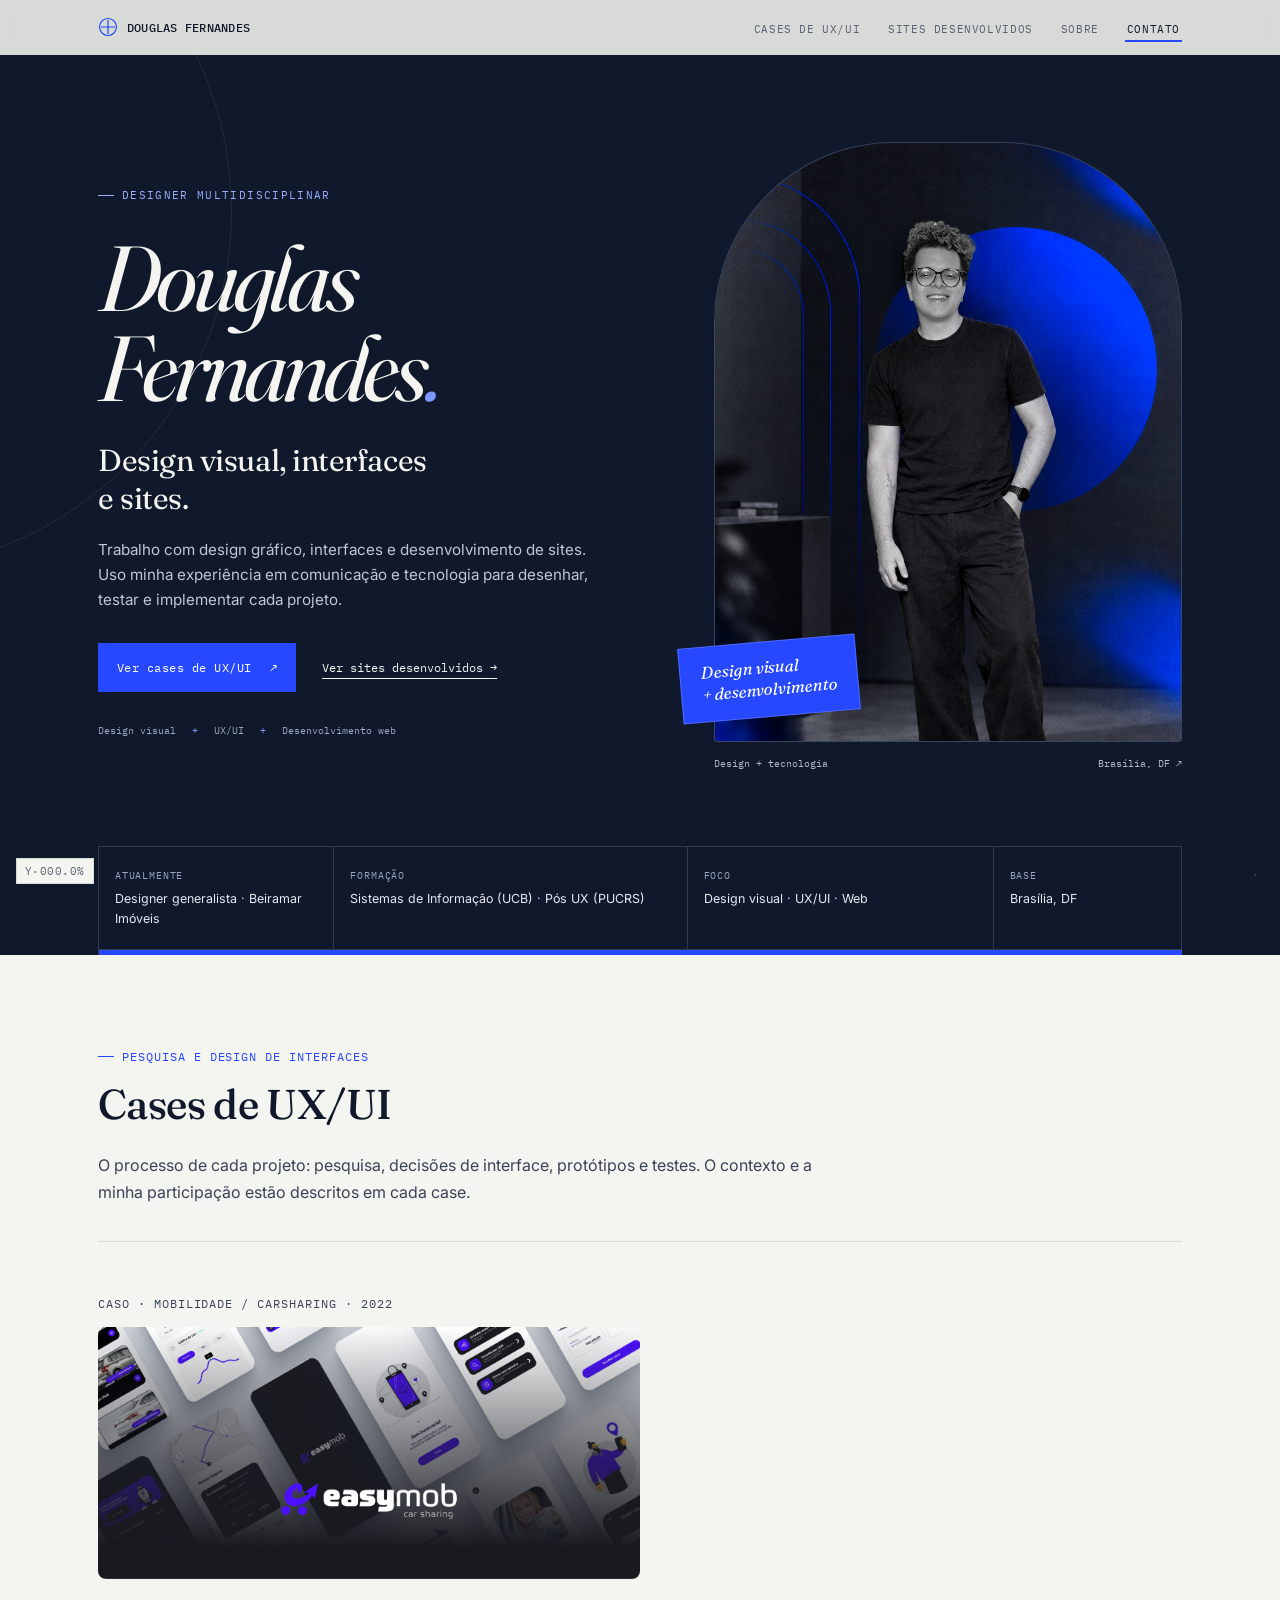
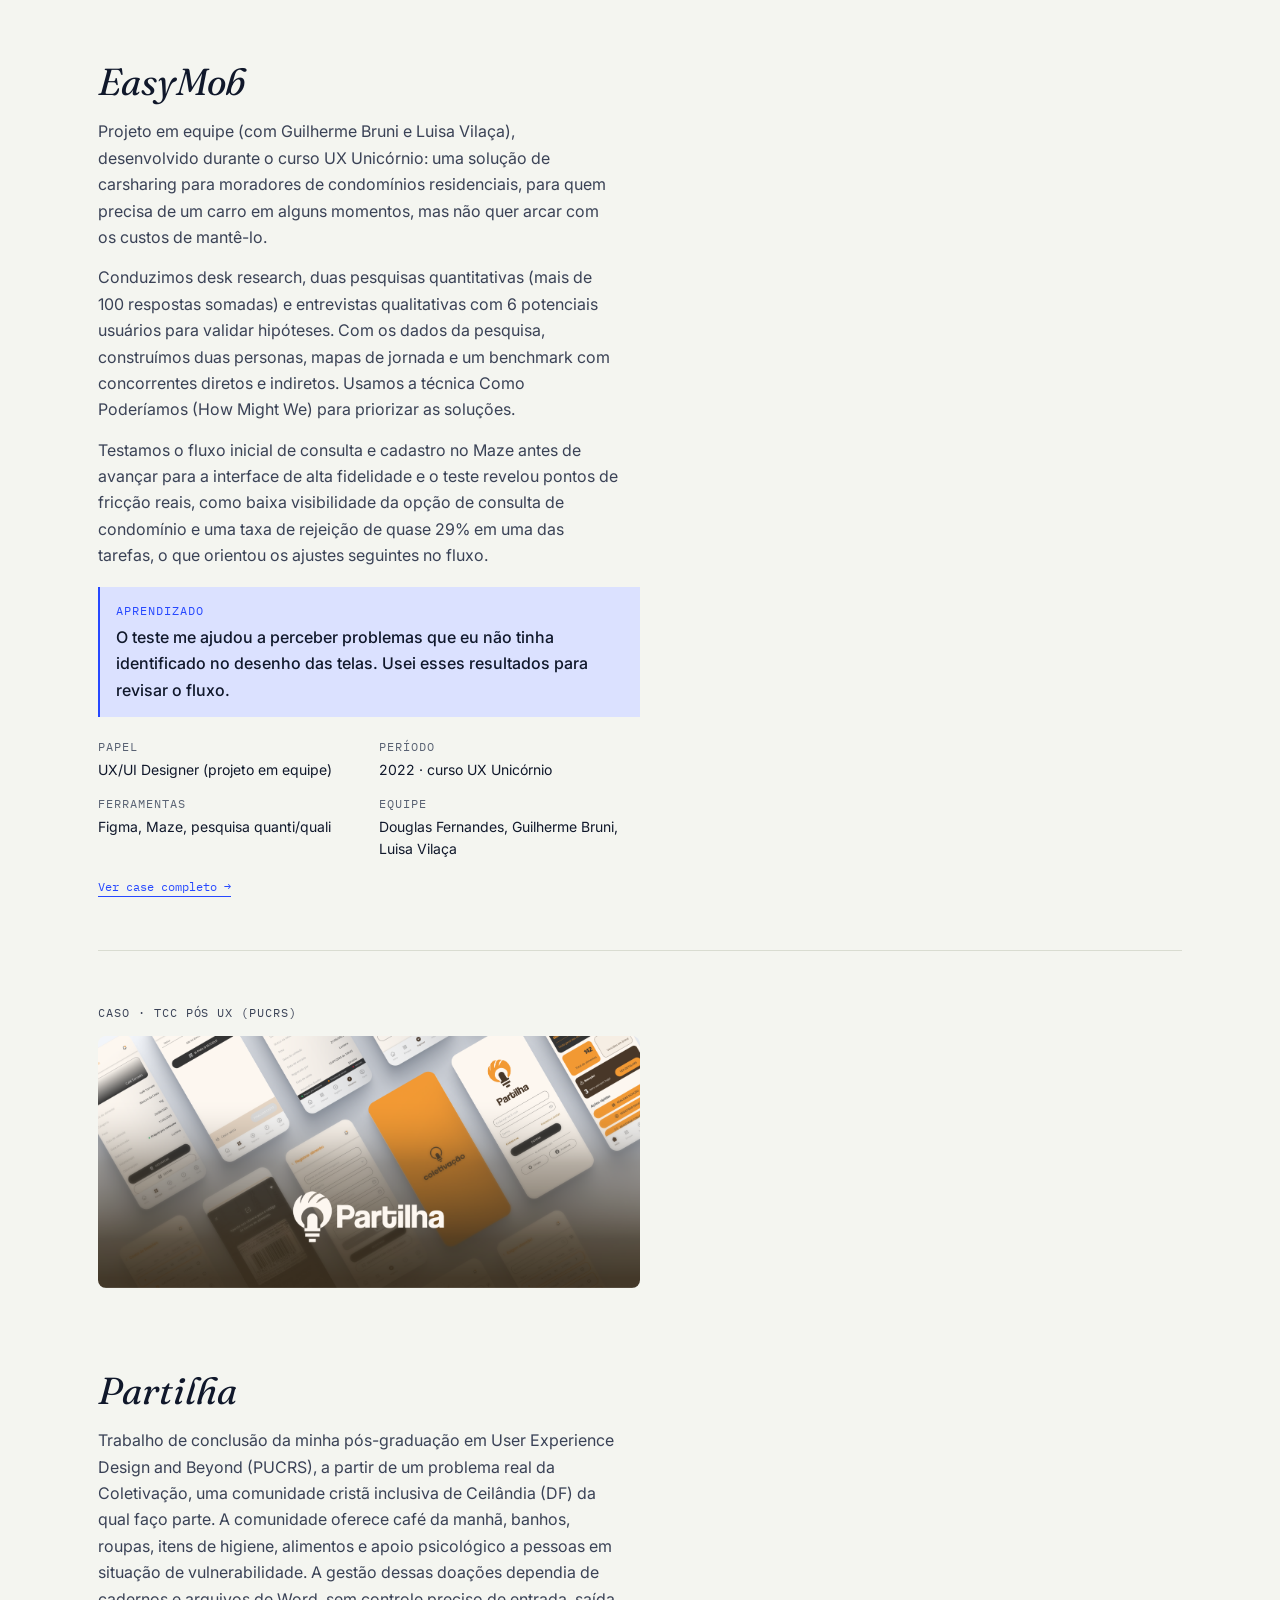
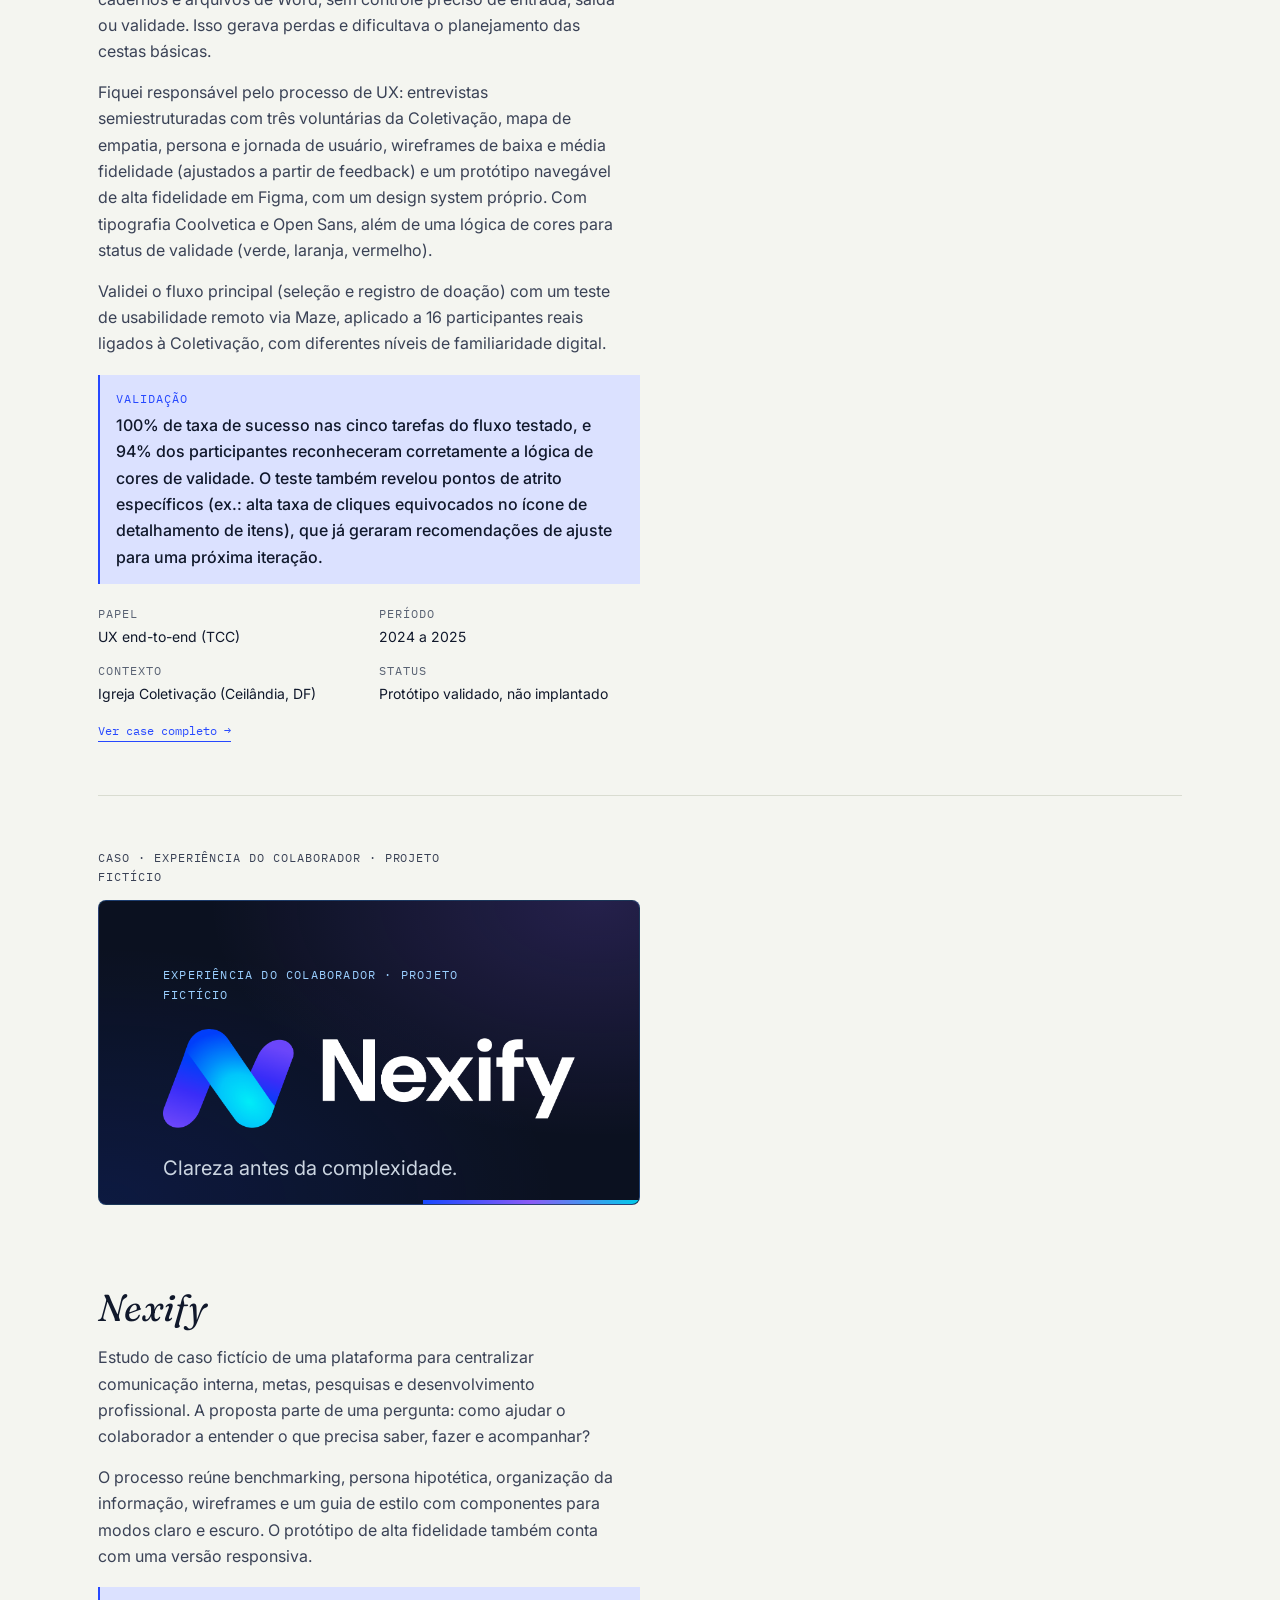
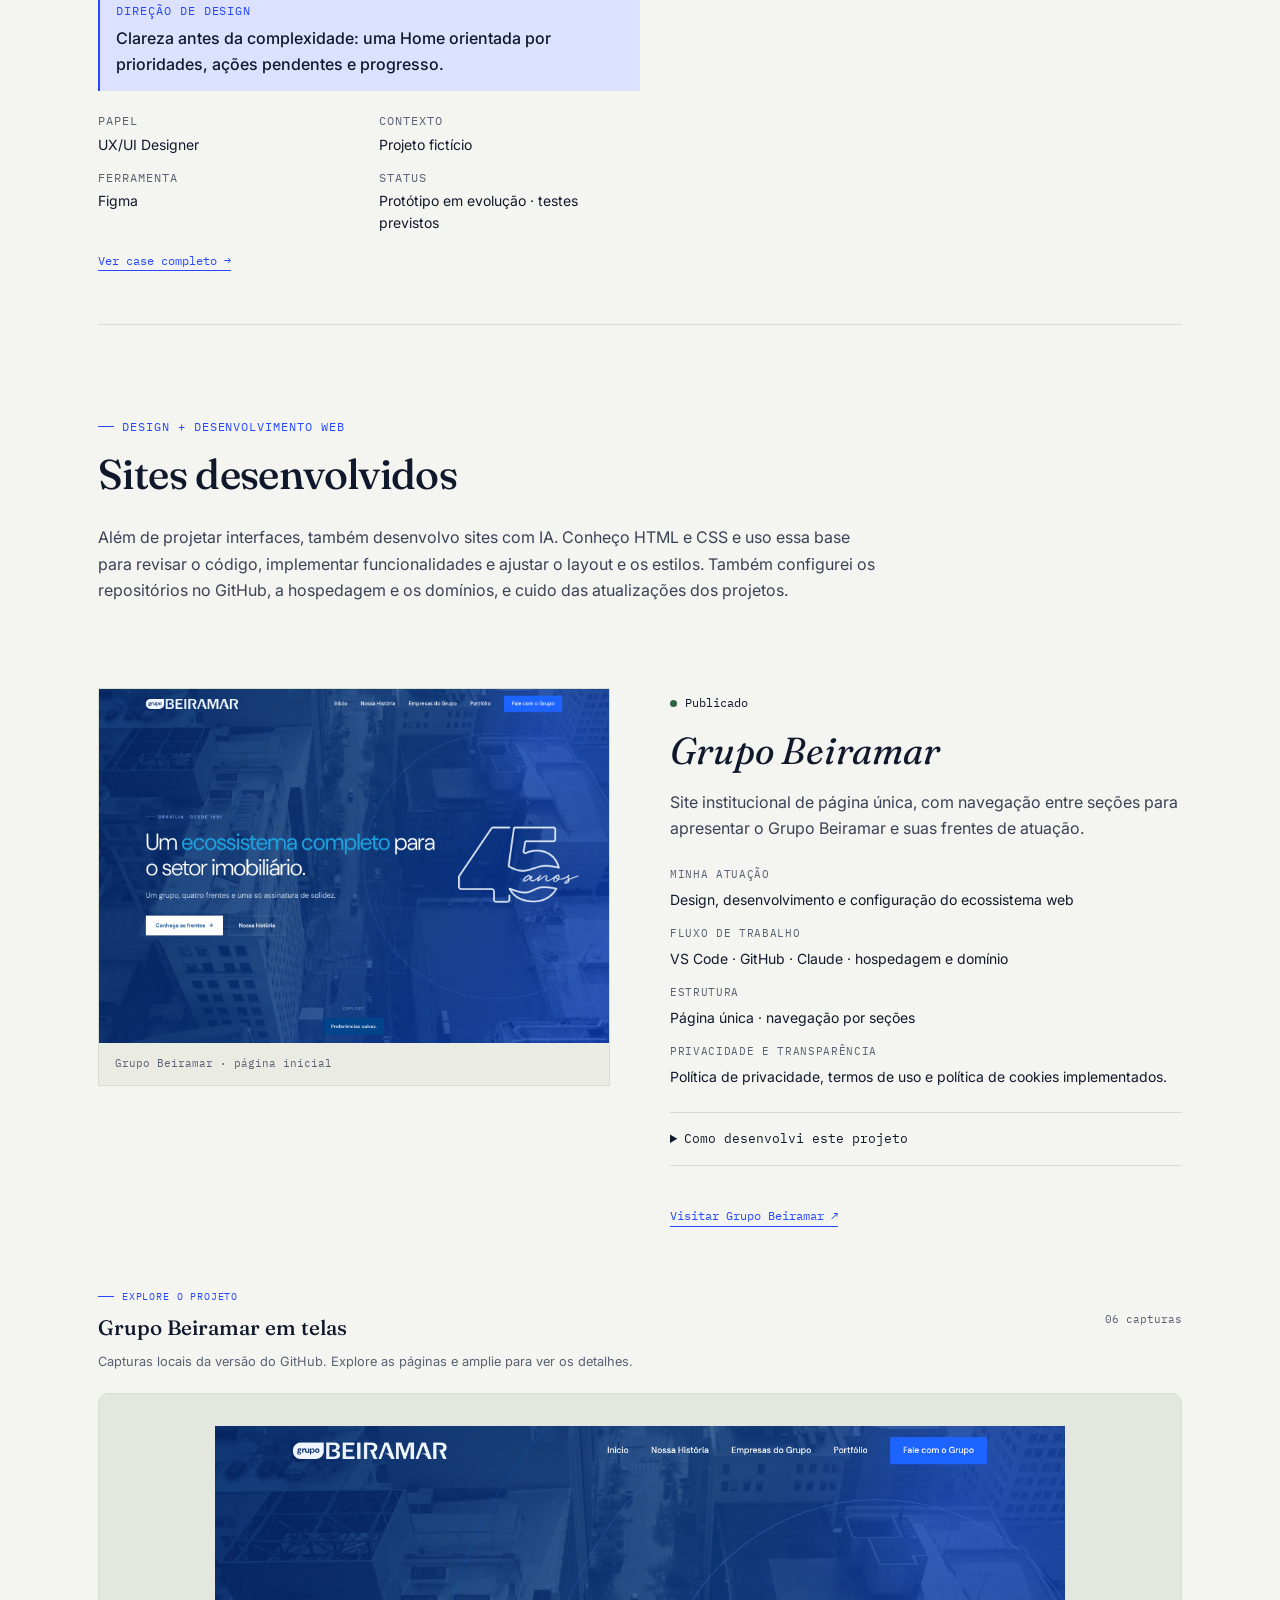
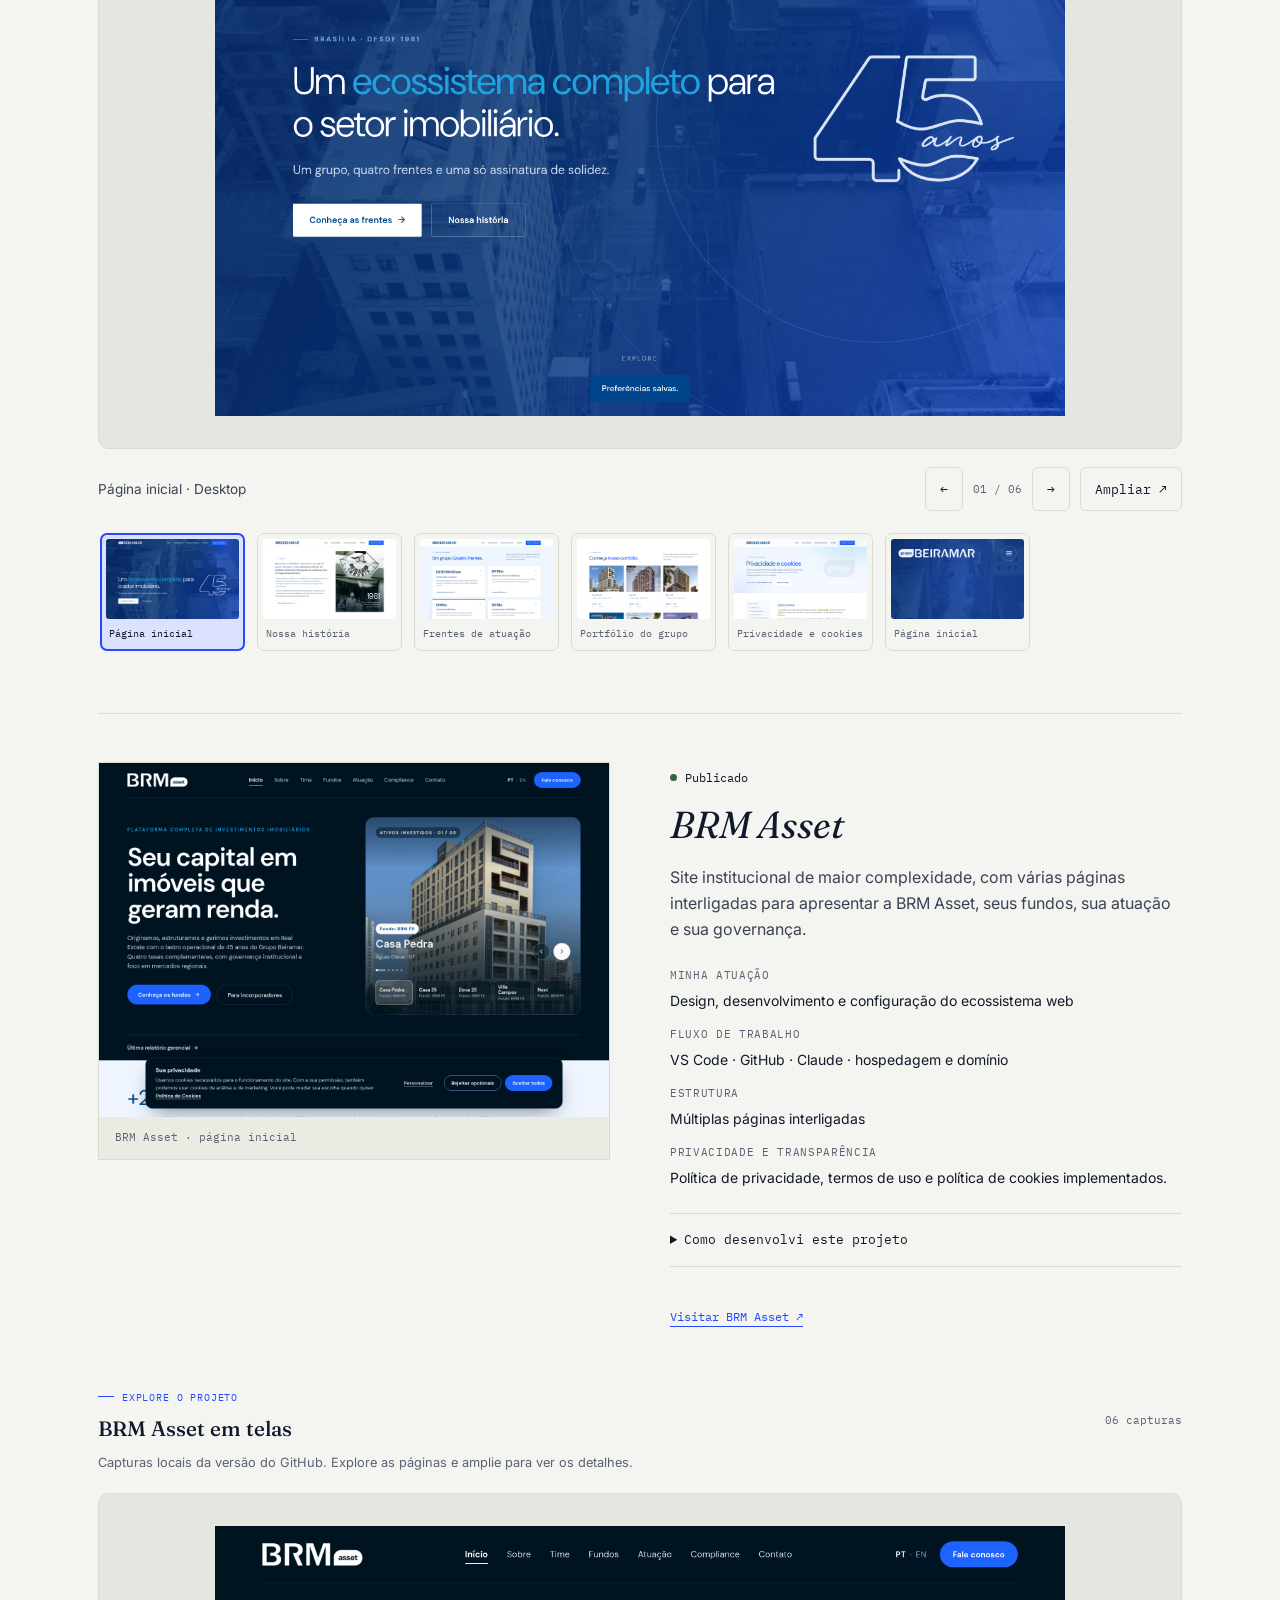
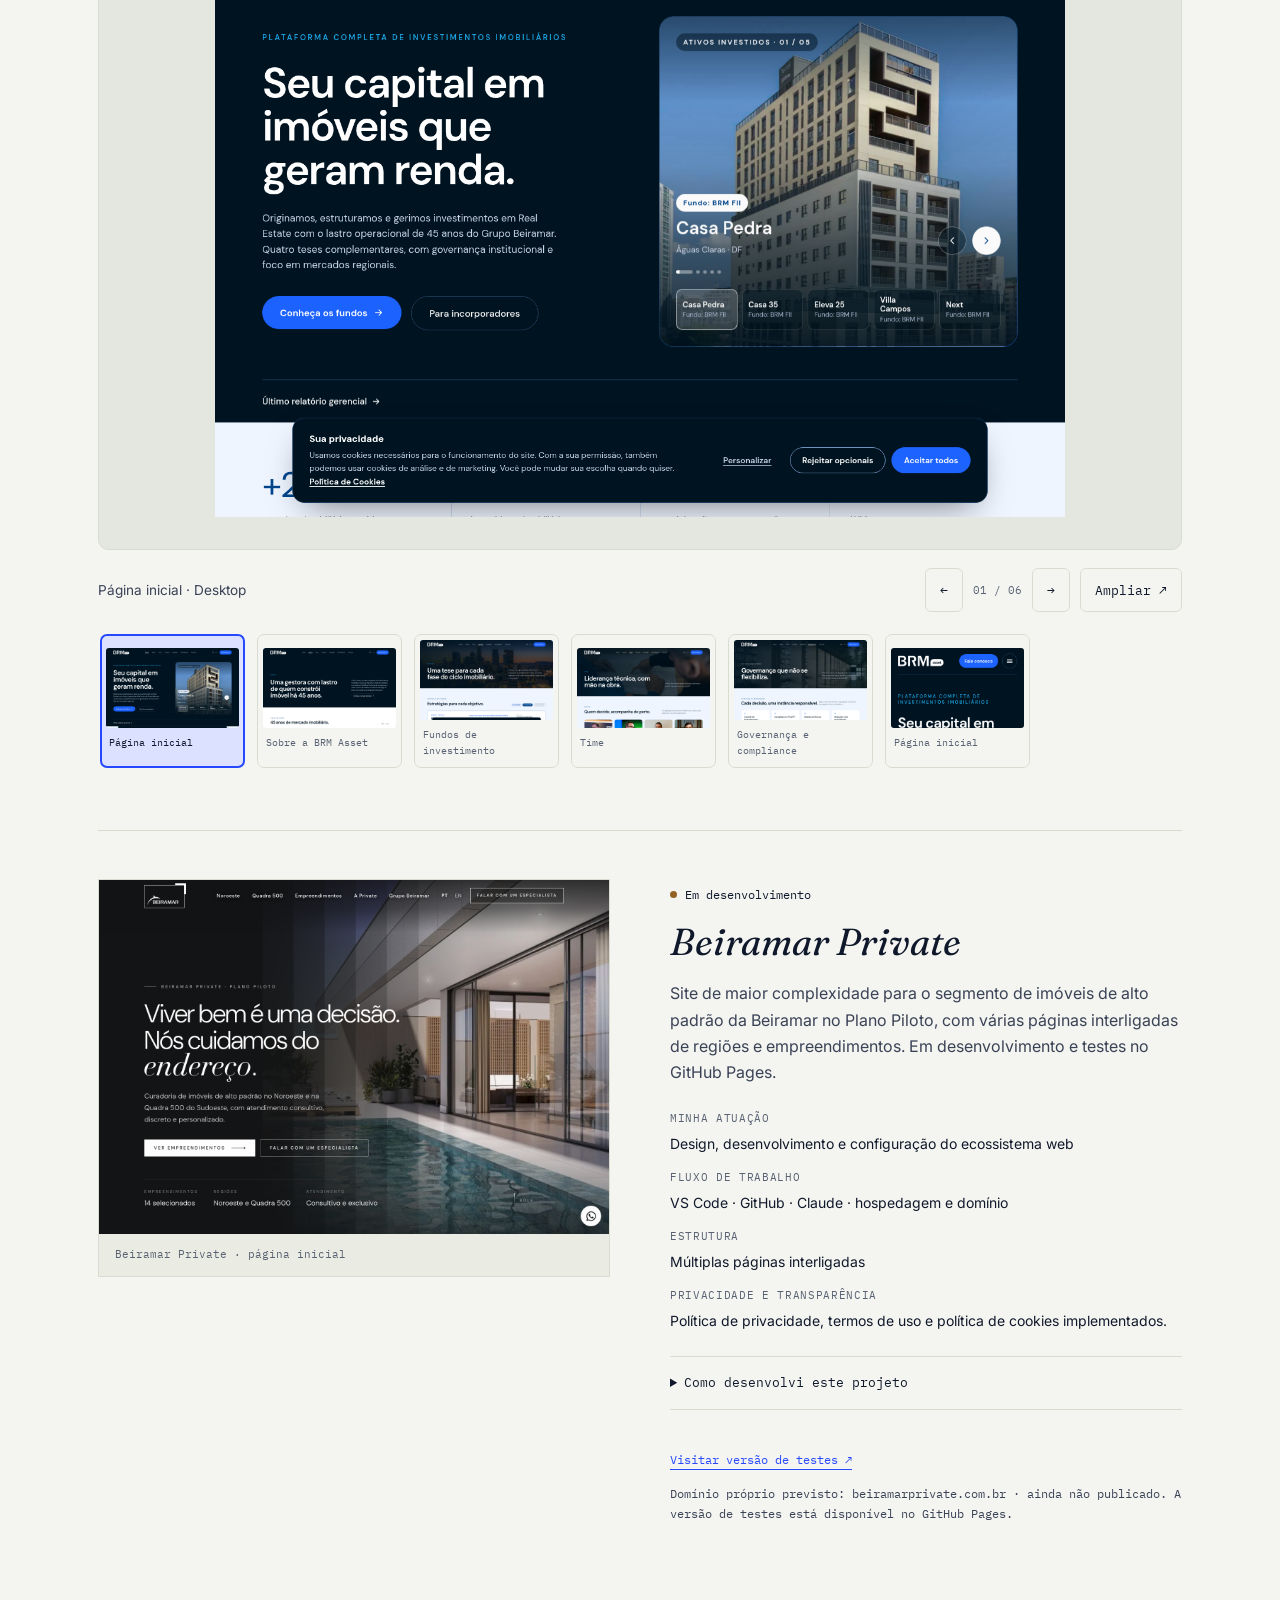
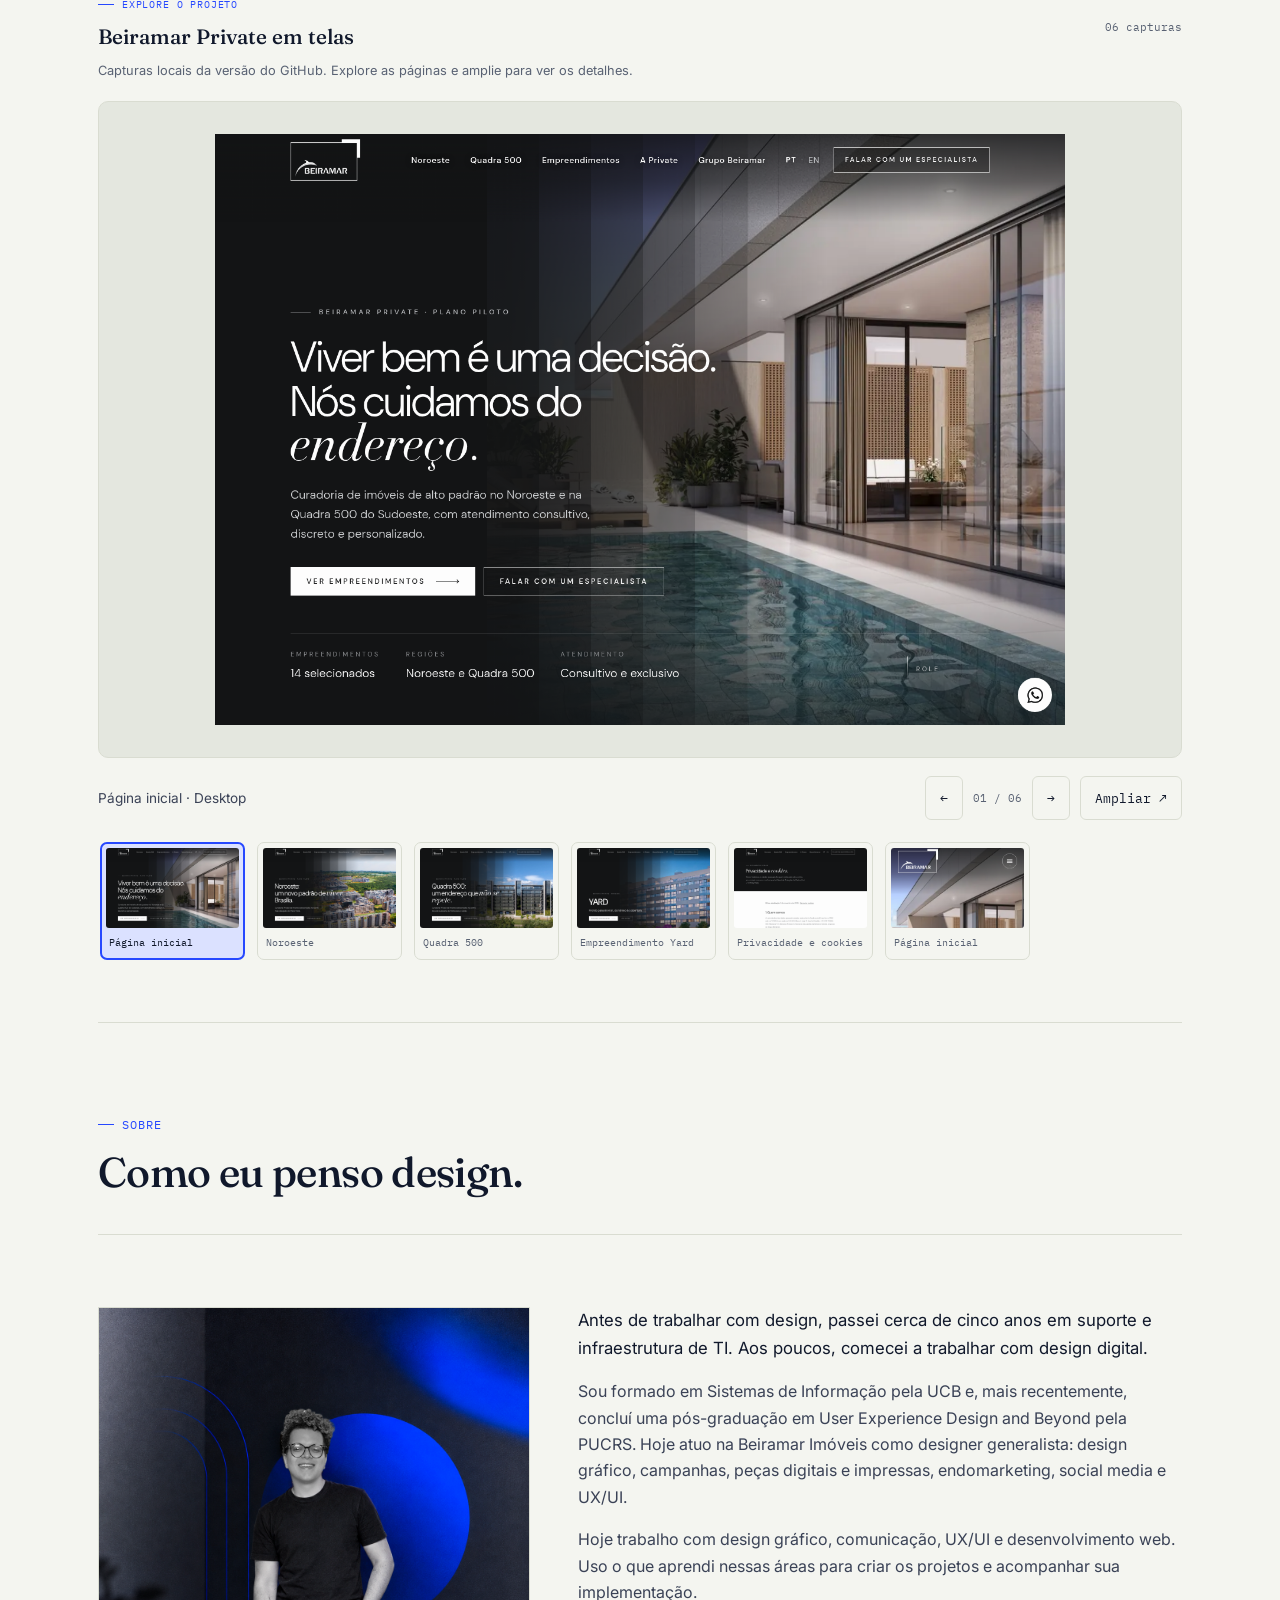
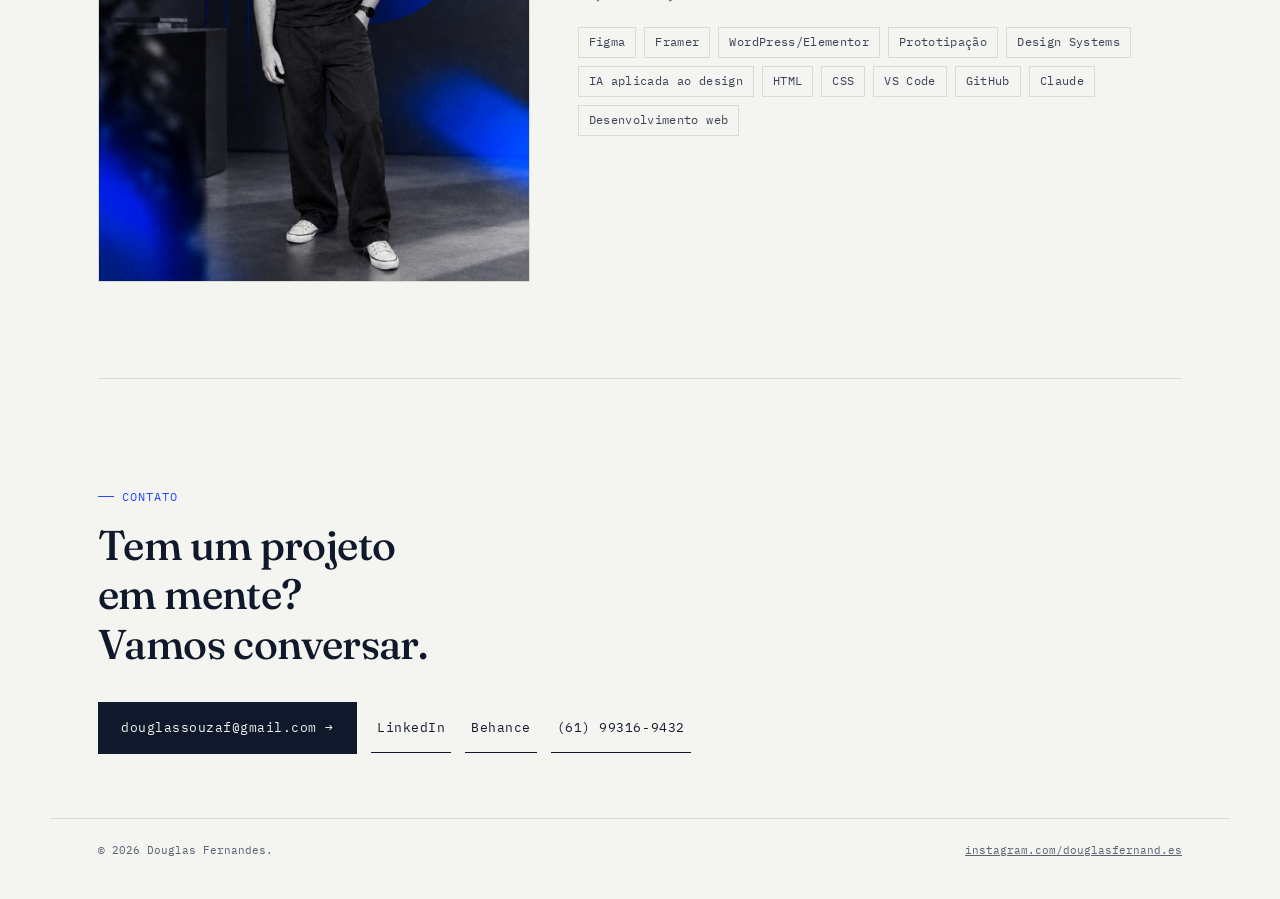
<file: index.html>
<!DOCTYPE html>
<html lang="pt-BR">
<head>
<meta charset="UTF-8">
<meta name="viewport" content="width=device-width, initial-scale=1.0">
<title>Douglas Fernandes · Designer multidisciplinar</title>
<meta name="description" content="Portfólio de Douglas Fernandes: design visual, experiências digitais e desenvolvimento web com IA, HTML e CSS.">
<style>


  *{box-sizing:border-box;}
  html{scroll-behavior:smooth;}
  @media (prefers-reduced-motion: reduce){
    html{scroll-behavior:auto;}
    *{animation-duration:0.001ms !important; animation-iteration-count:1 !important; transition-duration:0.001ms !important;}
  }

  body{
    margin:0;
    background:var(--paper);
    color:var(--ink);
    font-family:var(--font-body);
    font-size:16px;
    line-height:1.55;
    -webkit-font-smoothing:antialiased;
  }

  ::selection{ background:var(--cobalt); color:var(--paper); }

  a{ color:inherit; }

  /* ---------- grid backdrop ---------- */
  .grid-backdrop{
    position:fixed; inset:0;
    z-index:0;
    pointer-events:none;
    background-image:
      linear-gradient(var(--line) 1px, transparent 1px),
      linear-gradient(90deg, var(--line) 1px, transparent 1px);
    background-size: 48px 48px;
    opacity:0.5;
    mask-image: radial-gradient(ellipse 90% 70% at 50% 0%, black 40%, transparent 95%);
  }

  /* ---------- registration crosshairs ---------- */
  .crosshair{
    position:fixed; width:18px; height:18px; z-index:5; pointer-events:none;
    opacity:0.55;
  }
  .crosshair::before, .crosshair::after{ content:""; position:absolute; background:var(--slate); }
  .crosshair::before{ left:8px; right:8px; top:50%; height:1px; }
  .crosshair::after{ top:8px; bottom:8px; left:50%; width:1px; }
  .cross-tl{ top:16px; left:16px; }
  .cross-tr{ top:16px; right:16px; }
  .cross-bl{ bottom:16px; left:16px; }
  .cross-br{ bottom:16px; right:16px; }
  @media (max-width:640px){ .crosshair{ display:none; } }

  /* ---------- coordinate readout ---------- */
  #coord-readout{
    position:fixed; left:16px; bottom:16px; z-index:6;
    font-family:var(--font-label);
    font-size:11px; letter-spacing:0.04em;
    color:var(--slate);
    background:var(--paper);
    padding:3px 8px;
    border:1px solid var(--line);
    pointer-events:none;
  }
  @media (max-width:640px){ #coord-readout{ display:none; } }

  /* ---------- layout helpers ---------- */
  .wrap{ max-width:1180px; margin:0 auto; padding-inline:var(--gap); position:relative; z-index:1; }
  section{ position:relative; z-index:1; }

  .eyebrow{
    font-family:var(--font-label);
    font-size:12px;
    letter-spacing:0.14em;
    text-transform:uppercase;
    color:var(--cobalt);
    display:flex; align-items:center; gap:8px;
  }
  .eyebrow::before{ content:""; width:16px; height:1px; background:var(--cobalt); display:inline-block; }

  /* ---------- nav ---------- */
  header.site-nav{
    position:fixed; top:0; left:0; right:0; z-index:20;
    background:color-mix(in srgb, var(--paper) 88%, transparent);
    backdrop-filter:blur(6px);
    border-bottom:1px solid var(--line);
  }
  .nav-inner{
    max-width:1180px; margin:0 auto; padding:14px var(--gap);
    display:flex; align-items:center; justify-content:space-between;
  }
  .nav-mark{
    display:flex; align-items:center; gap:9px;
    font-family:var(--font-label); font-size:13px; font-weight:500;
    letter-spacing:0.02em; text-decoration:none; color:var(--ink);
  }
  .nav-mark svg{ width:20px; height:20px; }
  .nav-links{ display:flex; gap:clamp(14px,3vw,32px); list-style:none; margin:0; padding:0; }
  .nav-links a{
    font-family:var(--font-label); font-size:12px; letter-spacing:0.08em; text-transform:uppercase;
    text-decoration:none; color:var(--slate); padding:4px 2px; position:relative;
  }
  .nav-links a::after{
    content:""; position:absolute; left:0; right:0; bottom:-2px; height:2px; background:var(--cobalt);
    transform:scaleX(0); transform-origin:left; transition:transform .25s ease;
  }
  .nav-links a.active{ color:var(--ink); }
  .nav-links a.active::after{ transform:scaleX(1); }
  @media (max-width:600px){ .nav-links{ gap:12px; } .nav-links a{ font-size:10.5px; } }

  a:focus-visible, button:focus-visible{ outline:2px solid var(--cobalt); outline-offset:3px; }

  /* ---------- hero ---------- */
  .hero{ padding:150px 0 96px; }
  .hero-name{
    font-family:var(--font-heading);
    font-style:italic;
    font-weight:400;
    font-size:clamp(2.6rem, 7.2vw, 6.2rem);
    line-height:0.98;
    margin:18px 0 0;
    letter-spacing:-0.01em;
  }
  .hero-role{
    font-family:var(--font-label);
    font-size:clamp(13px, 1.4vw, 15px);
    color:var(--ink-soft);
    margin-top:22px;
    max-width:640px;
  }

  .spec-sheet{
    margin-top:56px;
    display:grid;
    grid-template-columns:repeat(4, 1fr);
    border-top:1px solid var(--line);
    border-left:1px solid var(--line);
  }
  .spec-cell{
    border-right:1px solid var(--line);
    border-bottom:1px solid var(--line);
    padding:16px 18px;
  }
  .spec-label{
    font-family:var(--font-label); font-size:10.5px; letter-spacing:0.1em;
    text-transform:uppercase; color:var(--slate); margin-bottom:6px;
  }
  .spec-value{ font-size:14.5px; color:var(--ink); }
  @media (max-width:760px){ .spec-sheet{ grid-template-columns:repeat(2,1fr); } }

  /* ---------- reveal ---------- */
  [data-reveal]{ opacity:0; transform:translateY(18px); transition:opacity .7s ease, transform .7s ease; }
  [data-reveal].in-view{ opacity:1; transform:translateY(0); }

  /* ---------- section heads ---------- */
  .section-head{ padding:80px 0 36px; }
  .section-title{
    font-family:var(--font-heading); font-weight:500; font-style:normal;
    font-size:clamp(1.8rem, 3.4vw, 2.6rem); margin:14px 0 0; letter-spacing:-0.01em;
  }

  /* ---------- case studies ---------- */
  .case{
    padding:52px 0;
    border-top:1px solid var(--line);
    display:grid;
    grid-template-columns:1.05fr 0.95fr;
    gap:clamp(24px,4vw,64px);
    align-items:start;
  }
  .case:last-of-type{ border-bottom:1px solid var(--line); }
  @media (max-width:860px){ .case{ grid-template-columns:1fr; } }

  .case-index{
    font-family:var(--font-label); font-size:12px; color:var(--slate);
    letter-spacing:0.08em; margin-bottom:10px;
  }
  .case-title{
    font-family:var(--font-heading); font-style:italic; font-weight:400;
    font-size:clamp(1.6rem, 3.2vw, 2.35rem); margin:0 0 14px; line-height:1.06;
  }
  .case-body p{ margin:0 0 14px; color:var(--ink-soft); max-width:52ch; }

  .case-cover{
  width:auto;
  margin:0 0 80px;
  border-radius:8px;
  overflow:hidden;
  }

  .case-cover img{
  width:100%;
  height:auto;
  display:block;
  object-fit:cover;
  }

  .case-visual{
    background:var(--paper-dim);
    border:1px solid var(--line);
    aspect-ratio:4/3;
    display:flex; align-items:center; justify-content:center;
    overflow:hidden;
    position:relative;
  }
  .case-visual svg{ width:82%; height:82%; }
  .case-visual .tag{
    position:absolute; top:10px; right:10px;
    font-family:var(--font-label); font-size:10px; color:var(--slate);
    background:var(--paper); border:1px solid var(--line); padding:2px 6px;
  }

  .case-outcome{
    margin-top:18px; padding:14px 16px;
    border-left:2px solid var(--cobalt);
    background:var(--cobalt-dim);
  }
  .case-outcome .oc-label{
    font-family:var(--font-label); font-size:10.5px; letter-spacing:0.1em; text-transform:uppercase;
    color:var(--cobalt); margin-bottom:4px;
  }
  .case-outcome .oc-value{ font-size:15px; font-weight:500; }

  .case-pending{
    margin-top:18px; padding:14px 16px;
    border-left:2px solid var(--slate);
    background:var(--paper-dim);
  }
  .case-pending .oc-label{
    font-family:var(--font-label); font-size:10.5px; letter-spacing:0.1em; text-transform:uppercase;
    color:var(--slate); margin-bottom:4px;
  }
  .case-pending .oc-value{ font-size:13.5px; color:var(--ink-soft); }

  .case-meta{
    display:grid; grid-template-columns:1fr 1fr; gap:12px 20px; margin-top:20px;
  }
  .case-meta div .spec-label{ margin-bottom:3px; }
  .case-meta div .spec-value{ font-size:13.5px; }
  .case-link{
    display:inline-block; margin-top:16px;
    font-family:var(--font-label); font-size:11.5px;
    color:var(--cobalt); text-decoration:none; border-bottom:1px solid var(--cobalt);
  }
  .case-links{ display:flex; flex-wrap:wrap; gap:20px; margin-top:16px; }

  /* ---------- detail pages (per-project) ---------- */
  #home-page.is-hidden{ display:none; }
  .detail-page{ display:none; background:var(--paper); min-height:100vh; position:relative; z-index:2; }
  .detail-page.is-active{ display:block; }

  .detail-header{
    position:sticky; top:0; z-index:30;
    background:color-mix(in srgb, var(--paper) 92%, transparent);
    backdrop-filter:blur(6px);
    border-bottom:1px solid var(--line);
    padding:16px var(--gap);
  }
  .back-link{
    font-family:var(--font-label); font-size:12px; letter-spacing:0.04em;
    text-decoration:none; color:var(--slate); display:inline-flex; align-items:center; gap:6px;
  }
  .back-link:hover{ color:var(--cobalt); }

  .detail-hero{ padding:64px 0 40px; }
  .detail-eyebrow{
    font-family:var(--font-label); font-size:12px; letter-spacing:0.12em; text-transform:uppercase;
    color:var(--cobalt);
  }
  .detail-title{
    font-family:var(--font-heading); font-style:italic; font-weight:400;
    font-size:clamp(2.2rem, 5.5vw, 4.2rem); margin:14px 0 18px; line-height:1.02;
  }
  .detail-intro{ color:var(--ink-soft); max-width:70ch; font-size:1.05rem; }

  .stage{ padding:52px 0; border-top:1px solid var(--line); }
  .stage-num{
    font-family:var(--font-label); font-size:11px; color:var(--slate); letter-spacing:0.1em; margin-bottom:8px;
  }
  .stage-title{
    font-family:var(--font-heading); font-weight:500; font-size:1.6rem; margin:0 0 16px; letter-spacing:-0.01em;
  }
  .stage-text p{ color:var(--ink-soft); max-width:72ch; margin:0 0 14px; }

  .media-slot{
    margin-top:22px; border:2px dashed var(--line); background:var(--paper-dim);
    padding:44px 20px; text-align:center;
  }
  .media-slot-label{
    display:block; font-family:var(--font-label); font-size:12.5px; color:var(--ink-soft); margin-bottom:6px;
  }
  .media-slot-hint{
    display:block; font-family:var(--font-label); font-size:10.5px; color:var(--slate);
  }
  .media-grid{ display:grid; grid-template-columns:1fr 1fr; gap:16px; margin-top:22px; }
  @media (max-width:700px){ .media-grid{ grid-template-columns:1fr; } }

  .stat-row{ display:flex; flex-wrap:wrap; gap:12px; margin-top:20px; }
  .stat-chip{
    border:1px solid var(--line); padding:12px 16px; font-family:var(--font-label); font-size:11.5px;
    color:var(--slate); min-width:120px;
  }
  .stat-chip b{
    display:block; font-size:20px; font-family:var(--font-heading); font-style:normal; color:var(--ink); margin-bottom:2px;
  }

  .task-table{ width:100%; border-collapse:collapse; margin-top:18px; font-size:13px; }
  .task-table th, .task-table td{ border:1px solid var(--line); padding:10px 12px; text-align:left; }
  .task-table th{ font-family:var(--font-label); font-size:10.5px; text-transform:uppercase; letter-spacing:0.06em; color:var(--slate); background:var(--paper-dim); }
  .task-table td{ color:var(--ink-soft); font-family:var(--font-label); font-size:12.5px; }
  .task-table td:first-child{ color:var(--ink); font-family:var(--font-body); }

  /* ---------- about ---------- */
  .about {
  padding: 72px 0 96px;
  border-top: 1px solid var(--line);
  display: grid;
  grid-template-columns: 1fr 1.4fr;
  gap: var(--gap);
}

@media (max-width: 800px) {
  .about { grid-template-columns: 1fr; }
}

.about-photo {
  aspect-ratio: 3/4;
  background: var(--paper-dim);
  border: 1px solid var(--line);
  overflow: hidden; /* Garante que a imagem não saia pelas bordas arredondadas ou limites */
}

/* Novo estilo para a imagem */
.about-photo img {
  width: 100%;
  height: 100%;
  object-fit: cover; /* Recorta e preenche todo o espaço sem distorcer a foto */
  object-position: center; /* Centraliza o foco da imagem */
  display: block;
}

.about-copy p { color: var(--ink-soft); max-width: 64ch; margin: 0 0 16px; }
.about-copy p:first-child { font-size: 1.05rem; color: var(--ink); }

.tool-list { display: flex; flex-wrap: wrap; gap: 8px; margin-top: 22px; padding: 0; list-style: none; }
.tool-list li {
  font-family:var(--font-label); font-size: 11.5px; letter-spacing: 0.03em;
  border: 1px solid var(--line); padding: 5px 10px; color: var(--ink-soft);
}

  /* ---------- contact ---------- */
  .contact{ padding:96px 0 64px; border-top:1px solid var(--line); }
  .contact-title{
    font-family:var(--font-heading); font-style:italic; font-weight:400;
    font-size:clamp(2rem, 5.4vw, 4rem); line-height:1.02; max-width:16ch; margin:14px 0 32px;
  }
  .contact-actions{ display:flex; flex-wrap:wrap; gap:14px; align-items:center; }
  .btn-primary{
    font-family:var(--font-label); font-size:13px; letter-spacing:0.04em;
    text-decoration:none; color:var(--paper); background:var(--ink);
    padding:14px 22px; display:inline-flex; align-items:center; gap:10px;
    border:1px solid var(--ink); transition:background .2s ease, color .2s ease;
  }
  .btn-primary:hover{ background:var(--cobalt); border-color:var(--cobalt); }
  .btn-secondary{
    font-family:var(--font-label); font-size:13px; letter-spacing:0.04em;
    text-decoration:none; color:var(--ink); padding:14px 6px;
    border-bottom:1px solid var(--ink);
  }
  .btn-secondary:hover{ color:var(--cobalt); border-color:var(--cobalt); }

  footer{
    border-top:1px solid var(--line); padding:22px var(--gap) 40px;
    display:flex; justify-content:space-between; flex-wrap:wrap; gap:10px;
    font-family:var(--font-label); font-size:11px; color:var(--slate);
    max-width:1180px; margin:0 auto; position:relative; z-index:1;
  }
</style>
<link rel="stylesheet" href="assets/css/site.css">
<link rel="stylesheet" href="assets/css/nexify.css">
<link rel="stylesheet" href="assets/css/websites.css">
<link rel="stylesheet" href="assets/css/hero.css">
<link rel="stylesheet" href="assets/css/navigation.css">
</head>
<body>

<div class="grid-backdrop" aria-hidden="true"></div>
<div class="crosshair cross-tl" aria-hidden="true"></div>
<div class="crosshair cross-tr" aria-hidden="true"></div>
<div class="crosshair cross-bl" aria-hidden="true"></div>
<div class="crosshair cross-br" aria-hidden="true"></div>
<div id="coord-readout">Y·000.0%</div>

<header class="site-nav">
  <div class="nav-inner">
    <a href="#topo" class="nav-mark" aria-label="Início">
      <svg viewBox="0 0 20 20" fill="none" xmlns="http://www.w3.org/2000/svg">
        <circle cx="10" cy="10" r="8.5" stroke="#2648FF" stroke-width="1.2"/>
        <path d="M10 3V17M3 10H17" stroke="#2648FF" stroke-width="1.2"/>
      </svg>
      DOUGLAS FERNANDES
    </a>
    <button class="nav-toggle" type="button" aria-controls="portfolio-menu" aria-expanded="false">Menu <span aria-hidden="true">☰</span></button>
    <nav id="portfolio-menu" class="portfolio-menu" aria-label="Navegação principal">
    <ul class="nav-links">
      <li><a href="#trabalho" data-nav>Cases de UX/UI</a></li>
      <li><a href="#sites" data-nav>Sites desenvolvidos</a></li>
      <li><a href="#sobre" data-nav>Sobre</a></li>
      <li><a href="#contato" data-nav>Contato</a></li>
    </ul>
    </nav>
  </div>
</header>

<main>

  <section class="hero" id="topo">
    <div class="wrap">
      <div class="hero-composition">
        <div class="hero-copy">
          <p class="eyebrow">Designer multidisciplinar</p>
          <h1 class="hero-name"><span>Douglas</span><span>Fernandes<span class="hero-period">.</span></span></h1>
          <p class="hero-statement">Design visual, interfaces<br>e sites.</p>
          <p class="hero-role">Trabalho com design gráfico, interfaces e desenvolvimento de sites. Uso minha experiência em comunicação e tecnologia para desenhar, testar e implementar cada projeto.</p>
          <div class="hero-actions"><a class="btn-primary" href="#trabalho">Ver cases de UX/UI <span aria-hidden="true">↗</span></a><a class="hero-web-link" href="#sites">Ver sites desenvolvidos <span aria-hidden="true">→</span></a></div>
          <div class="hero-disciplines" aria-label="Áreas de atuação"><span>Design visual</span><span>UX/UI</span><span>Desenvolvimento web</span></div>
        </div>
        <figure class="hero-portrait">
          <div class="hero-photo-frame"><img src="imagens/final.png" alt="Douglas Fernandes, designer multidisciplinar" width="1086" height="1448" fetchpriority="high"></div>
          <figcaption><span>Design + tecnologia</span><span>Brasília, DF <span aria-hidden="true">↗</span></span></figcaption>
          <span class="hero-photo-note" aria-hidden="true">Design visual<br>+ desenvolvimento</span>
        </figure>
      </div>

      <div class="spec-sheet" data-reveal>
        <div class="spec-cell">
          <div class="spec-label">Atualmente</div>
          <div class="spec-value">Designer generalista · Beiramar Imóveis</div>
        </div>
        <div class="spec-cell">
          <div class="spec-label">Formação</div>
          <div class="spec-value">Sistemas de Informação (UCB) · Pós UX (PUCRS)</div>
        </div>
        <div class="spec-cell">
          <div class="spec-label">Foco</div>
          <div class="spec-value">Design visual · UX/UI · Web</div>
        </div>
        <div class="spec-cell">
          <div class="spec-label">Base</div>
          <div class="spec-value">Brasília, DF</div>
        </div>
      </div>
    </div>
  </section>

  <section id="trabalho" aria-labelledby="ux-cases-title">
    <div class="wrap">
      <div class="section-head" data-reveal>
        <p class="eyebrow">Pesquisa e design de interfaces</p>
        <h2 class="section-title" id="ux-cases-title">Cases de UX/UI</h2>
        <p class="category-intro">O processo de cada projeto: pesquisa, decisões de interface, protótipos e testes. O contexto e a minha participação estão descritos em cada case.</p>
      </div>

      <!-- CASE 1 · EasyMob -->
      <article class="case" data-reveal>
        <div class="case-body">
          <p class="case-index">CASO · MOBILIDADE / CARSHARING · 2022</p>

          <div class="case-cover">
            <img src="imagens/easymob/capa.png" alt="Capa do case Partilha">
          </div>
          <h3 class="case-title">EasyMob</h3>
          <p>Projeto em equipe (com Guilherme Bruni e Luisa Vilaça), desenvolvido durante o curso UX Unicórnio: uma solução de carsharing para moradores de condomínios residenciais, para quem precisa de um carro em alguns momentos, mas não quer arcar com os custos de mantê-lo.</p>
          <p>Conduzimos desk research, duas pesquisas quantitativas (mais de 100 respostas somadas) e entrevistas qualitativas com 6 potenciais usuários para validar hipóteses. Com os dados da pesquisa, construímos duas personas, mapas de jornada e um benchmark com concorrentes diretos e indiretos. Usamos a técnica Como Poderíamos (How Might We) para priorizar as soluções.</p>
          <p>Testamos o fluxo inicial de consulta e cadastro no Maze antes de avançar para a interface de alta fidelidade e o teste revelou pontos de fricção reais, como baixa visibilidade da opção de consulta de condomínio e uma taxa de rejeição de quase 29% em uma das tarefas, o que orientou os ajustes seguintes no fluxo.</p>

          <div class="case-outcome">
            <div class="oc-label">Aprendizado</div>
            <div class="oc-value">O teste me ajudou a perceber problemas que eu não tinha identificado no desenho das telas. Usei esses resultados para revisar o fluxo.</div>
          </div>

          <div class="case-meta">
            <div><div class="spec-label">Papel</div><div class="spec-value">UX/UI Designer (projeto em equipe)</div></div>
            <div><div class="spec-label">Período</div><div class="spec-value">2022 · curso UX Unicórnio</div></div>
            <div><div class="spec-label">Ferramentas</div><div class="spec-value">Figma, Maze, pesquisa quanti/quali</div></div>
            <div><div class="spec-label">Equipe</div><div class="spec-value">Douglas Fernandes, Guilherme Bruni, Luisa Vilaça</div></div>
          </div>

          <a class="case-link" href="cases/easymob/index.html" target="_blank" rel="noopener">Ver case completo →</a>
        </div>

      </article>

      <!-- CASE 2 · Partilha (nome provisório) -->
      <article class="case" data-reveal>
        <div class="case-body">
          <p class="case-index">CASO · TCC PÓS UX (PUCRS)</p>

          <div class="case-cover">
            <img src="imagens/partilha/cover.png" alt="Capa do case Partilha">
          </div>

          <h3 class="case-title">Partilha</h3>
          <p>Trabalho de conclusão da minha pós-graduação em User Experience Design and Beyond (PUCRS), a partir de um problema real da Coletivação, uma comunidade cristã inclusiva de Ceilândia (DF) da qual faço parte. A comunidade oferece café da manhã, banhos, roupas, itens de higiene, alimentos e apoio psicológico a pessoas em situação de vulnerabilidade. A gestão dessas doações dependia de cadernos e arquivos de Word, sem controle preciso de entrada, saída ou validade. Isso gerava perdas e dificultava o planejamento das cestas básicas.</p>
          <p>Fiquei responsável pelo processo de UX: entrevistas semiestruturadas com três voluntárias da Coletivação, mapa de empatia, persona e jornada de usuário, wireframes de baixa e média fidelidade (ajustados a partir de feedback) e um protótipo navegável de alta fidelidade em Figma, com um design system próprio. Com tipografia Coolvetica e Open Sans, além de uma lógica de cores para status de validade (verde, laranja, vermelho).</p>
          <p>Validei o fluxo principal (seleção e registro de doação) com um teste de usabilidade remoto via Maze, aplicado a 16 participantes reais ligados à Coletivação, com diferentes níveis de familiaridade digital.</p>

          <div class="case-outcome">
            <div class="oc-label">Validação</div>
            <div class="oc-value">100% de taxa de sucesso nas cinco tarefas do fluxo testado, e 94% dos participantes reconheceram corretamente a lógica de cores de validade. O teste também revelou pontos de atrito específicos (ex.: alta taxa de cliques equivocados no ícone de detalhamento de itens), que já geraram recomendações de ajuste para uma próxima iteração.</div>
          </div>

          <div class="case-meta">
            <div><div class="spec-label">Papel</div><div class="spec-value">UX end-to-end (TCC)</div></div>
            <div><div class="spec-label">Período</div><div class="spec-value">2024 a 2025</div></div>
            <div><div class="spec-label">Contexto</div><div class="spec-value">Igreja Coletivação (Ceilândia, DF)</div></div>
            <div><div class="spec-label">Status</div><div class="spec-value">Protótipo validado, não implantado</div></div>
          </div>

          <a class="case-link" href="cases/partilha/index.html" target="_blank" rel="noopener">Ver case completo →</a>
        </div>
      </article>

      <!-- CASE 3 · Nexify -->
      <article class="case" data-reveal>
        <div class="case-body">
          <p class="case-index">CASO · EXPERIÊNCIA DO COLABORADOR · PROJETO FICTÍCIO</p>
          <div class="case-cover nexify-cover nexify-surface">
            <p class="nexify-cover-label">Experiência do colaborador · Projeto fictício</p>
            <img class="nexify-logo" src="imagens/nexify/logo.png" alt="Nexify" loading="lazy" width="1351" height="326">
            <p class="nexify-cover-caption">Clareza antes da complexidade.</p>
          </div>
          <h3 class="case-title">Nexify</h3>
          <p>Estudo de caso fictício de uma plataforma para centralizar comunicação interna, metas, pesquisas e desenvolvimento profissional. A proposta parte de uma pergunta: como ajudar o colaborador a entender o que precisa saber, fazer e acompanhar?</p>
          <p>O processo reúne benchmarking, persona hipotética, organização da informação, wireframes e um guia de estilo com componentes para modos claro e escuro. O protótipo de alta fidelidade também conta com uma versão responsiva.</p>
          <div class="case-outcome"><div class="oc-label">Direção de design</div><div class="oc-value">Clareza antes da complexidade: uma Home orientada por prioridades, ações pendentes e progresso.</div></div>
          <div class="case-meta">
            <div><div class="spec-label">Papel</div><div class="spec-value">UX/UI Designer</div></div>
            <div><div class="spec-label">Contexto</div><div class="spec-value">Projeto fictício</div></div>
            <div><div class="spec-label">Ferramenta</div><div class="spec-value">Figma</div></div>
            <div><div class="spec-label">Status</div><div class="spec-value">Protótipo em evolução · testes previstos</div></div>
          </div>
          <a class="case-link" href="cases/nexify/index.html" target="_blank" rel="noopener">Ver case completo →</a>
        </div>
      </article>

    </div>
  </section>

  <section id="sites" aria-labelledby="sites-title">
    <div class="wrap">
      <div class="section-head" data-reveal>
        <p class="eyebrow">Design + desenvolvimento web</p>
        <h2 class="section-title" id="sites-title">Sites desenvolvidos</h2>
        <p class="sites-intro">Além de projetar interfaces, também desenvolvo sites com IA. Conheço HTML e CSS e uso essa base para revisar o código, implementar funcionalidades e ajustar o layout e os estilos. Também configurei os repositórios no GitHub, a hospedagem e os domínios, e cuido das atualizações dos projetos.</p>
      </div>
      <div class="web-projects">
        <article class="web-project web-project--grupo" aria-labelledby="web-grupo-title" data-reveal>
          <figure class="web-preview"><a href="imagens/sites/grupo/inicio.png" target="_blank" rel="noopener" aria-label="Ampliar captura do site Grupo Beiramar (abre em nova aba)"><img src="imagens/sites/grupo/inicio.png" alt="Página inicial do site Grupo Beiramar, capturada a partir do código do projeto" width="1440" height="1000" loading="lazy"></a><figcaption>Grupo Beiramar · página inicial</figcaption></figure>
          <div class="web-project-copy">
            <span class="web-status">Publicado</span>
            <h3 class="case-title" id="web-grupo-title">Grupo Beiramar</h3>
            <p>Site institucional de página única, com navegação entre seções para apresentar o Grupo Beiramar e suas frentes de atuação.</p>
            <dl class="web-facts"><div><dt>Minha atuação</dt><dd>Design, desenvolvimento e configuração do ecossistema web</dd></div><div><dt>Fluxo de trabalho</dt><dd>VS Code · GitHub · Claude · hospedagem e domínio</dd></div><div><dt>Estrutura</dt><dd>Página única · navegação por seções</dd></div><div><dt>Privacidade e transparência</dt><dd>Política de privacidade, termos de uso e política de cookies implementados.</dd></div></dl>
            <details class="web-details"><summary>Como desenvolvi este projeto</summary><div><p>Desenvolvi o site, organizei o código no GitHub e configurei a hospedagem e o domínio próprio.</p><p>Fiz a implementação e acompanho as alterações desde o ambiente local até a publicação.</p></div></details>
            <a class="case-link" href="https://grupobeiramar.com.br/" target="_blank" rel="noopener noreferrer">Visitar Grupo Beiramar <span aria-hidden="true">↗</span><span class="sr-only"> (abre em nova aba)</span></a>
          </div>
                  <div class="web-gallery" data-gallery aria-label="Galeria de Grupo Beiramar">
<div class="gallery-heading"><div><p class="eyebrow">Explore o projeto</p><h4>Grupo Beiramar em telas</h4></div><span class="gallery-total">06 capturas</span></div>
<p class="web-gallery-note">Capturas locais da versão do GitHub. Explore as páginas e amplie para ver os detalhes.</p>
<div class="gallery-stage" tabindex="0" aria-label="Imagens de Grupo Beiramar; use as setas do teclado para navegar">
<figure class="gallery-slide" data-title="Página inicial" data-kind="Desktop"><a href="imagens/sites/grupo/inicio.png" target="_blank" rel="noopener" aria-label="Ampliar Página inicial de Grupo Beiramar"><img src="imagens/sites/grupo/inicio.png" alt="Grupo Beiramar · Página inicial, desktop" loading="lazy"></a><figcaption>Página inicial · Desktop</figcaption></figure><figure class="gallery-slide" data-title="Nossa história" data-kind="Seção"><a href="imagens/sites/grupo/historia.png" target="_blank" rel="noopener" aria-label="Ampliar Nossa história de Grupo Beiramar"><img src="imagens/sites/grupo/historia.png" alt="Grupo Beiramar · Nossa história, seção" loading="lazy"></a><figcaption>Nossa história · Seção</figcaption></figure><figure class="gallery-slide" data-title="Frentes de atuação" data-kind="Seção"><a href="imagens/sites/grupo/detalhes.png" target="_blank" rel="noopener" aria-label="Ampliar Frentes de atuação de Grupo Beiramar"><img src="imagens/sites/grupo/detalhes.png" alt="Grupo Beiramar · Frentes de atuação, seção" loading="lazy"></a><figcaption>Frentes de atuação · Seção</figcaption></figure><figure class="gallery-slide" data-title="Portfólio do grupo" data-kind="Seção"><a href="imagens/sites/grupo/portfolio.png" target="_blank" rel="noopener" aria-label="Ampliar Portfólio do grupo de Grupo Beiramar"><img src="imagens/sites/grupo/portfolio.png" alt="Grupo Beiramar · Portfólio do grupo, seção" loading="lazy"></a><figcaption>Portfólio do grupo · Seção</figcaption></figure><figure class="gallery-slide" data-title="Privacidade e cookies" data-kind="Página"><a href="imagens/sites/grupo/privacidade.png" target="_blank" rel="noopener" aria-label="Ampliar Privacidade e cookies de Grupo Beiramar"><img src="imagens/sites/grupo/privacidade.png" alt="Grupo Beiramar · Privacidade e cookies, página" loading="lazy"></a><figcaption>Privacidade e cookies · Página</figcaption></figure><figure class="gallery-slide" data-title="Página inicial" data-kind="Celular"><a href="imagens/sites/grupo/celular.png" target="_blank" rel="noopener" aria-label="Ampliar Página inicial de Grupo Beiramar"><img src="imagens/sites/grupo/celular.png" alt="Grupo Beiramar · Página inicial, celular" loading="lazy"></a><figcaption>Página inicial · Celular</figcaption></figure></div><div class="gallery-toolbar" hidden><div class="gallery-caption" aria-live="polite" aria-atomic="true"></div><div class="gallery-actions"><button type="button" data-prev aria-label="Imagem anterior">←</button><span class="gallery-count"></span><button type="button" data-next aria-label="Próxima imagem">→</button><button type="button" class="gallery-expand" data-expand aria-label="Ampliar imagem">Ampliar ↗</button></div></div><div class="gallery-thumbnails" hidden role="group" aria-label="Escolher imagem"><button type="button" data-slide="0" aria-label="Ver Página inicial, desktop" aria-pressed="false"><img src="imagens/sites/grupo/inicio.png" alt="" loading="lazy"><span>Página inicial</span></button><button type="button" data-slide="1" aria-label="Ver Nossa história, seção" aria-pressed="false"><img src="imagens/sites/grupo/historia.png" alt="" loading="lazy"><span>Nossa história</span></button><button type="button" data-slide="2" aria-label="Ver Frentes de atuação, seção" aria-pressed="false"><img src="imagens/sites/grupo/detalhes.png" alt="" loading="lazy"><span>Frentes de atuação</span></button><button type="button" data-slide="3" aria-label="Ver Portfólio do grupo, seção" aria-pressed="false"><img src="imagens/sites/grupo/portfolio.png" alt="" loading="lazy"><span>Portfólio do grupo</span></button><button type="button" data-slide="4" aria-label="Ver Privacidade e cookies, página" aria-pressed="false"><img src="imagens/sites/grupo/privacidade.png" alt="" loading="lazy"><span>Privacidade e cookies</span></button><button type="button" data-slide="5" aria-label="Ver Página inicial, celular" aria-pressed="false"><img src="imagens/sites/grupo/celular.png" alt="" loading="lazy"><span>Página inicial</span></button></div></div>
        </article>
        <article class="web-project web-project--asset" aria-labelledby="web-asset-title" data-reveal>
          <figure class="web-preview"><a href="imagens/sites/asset/inicio.png" target="_blank" rel="noopener" aria-label="Ampliar captura do site BRM Asset (abre em nova aba)"><img src="imagens/sites/asset/inicio.png" alt="Página inicial do site BRM Asset, capturada a partir do código do projeto" width="1440" height="1000" loading="lazy"></a><figcaption>BRM Asset · página inicial</figcaption></figure>
          <div class="web-project-copy">
            <span class="web-status">Publicado</span>
            <h3 class="case-title" id="web-asset-title">BRM Asset</h3>
            <p>Site institucional de maior complexidade, com várias páginas interligadas para apresentar a BRM Asset, seus fundos, sua atuação e sua governança.</p>
            <dl class="web-facts"><div><dt>Minha atuação</dt><dd>Design, desenvolvimento e configuração do ecossistema web</dd></div><div><dt>Fluxo de trabalho</dt><dd>VS Code · GitHub · Claude · hospedagem e domínio</dd></div><div><dt>Estrutura</dt><dd>Múltiplas páginas interligadas</dd></div><div><dt>Privacidade e transparência</dt><dd>Política de privacidade, termos de uso e política de cookies implementados.</dd></div></dl>
            <details class="web-details"><summary>Como desenvolvi este projeto</summary><div><p>Implementei as páginas e a navegação entre elas. Também configurei o repositório no GitHub, a hospedagem e o domínio.</p><p>Além das telas, cuido do código e da publicação das atualizações.</p></div></details>
            <a class="case-link" href="https://brmasset.com.br/" target="_blank" rel="noopener noreferrer">Visitar BRM Asset <span aria-hidden="true">↗</span><span class="sr-only"> (abre em nova aba)</span></a>
          </div>
                  <div class="web-gallery" data-gallery aria-label="Galeria de BRM Asset">
<div class="gallery-heading"><div><p class="eyebrow">Explore o projeto</p><h4>BRM Asset em telas</h4></div><span class="gallery-total">06 capturas</span></div>
<p class="web-gallery-note">Capturas locais da versão do GitHub. Explore as páginas e amplie para ver os detalhes.</p>
<div class="gallery-stage" tabindex="0" aria-label="Imagens de BRM Asset; use as setas do teclado para navegar">
<figure class="gallery-slide" data-title="Página inicial" data-kind="Desktop"><a href="imagens/sites/asset/inicio.png" target="_blank" rel="noopener" aria-label="Ampliar Página inicial de BRM Asset"><img src="imagens/sites/asset/inicio.png" alt="BRM Asset · Página inicial, desktop" loading="lazy"></a><figcaption>Página inicial · Desktop</figcaption></figure><figure class="gallery-slide" data-title="Sobre a BRM Asset" data-kind="Página"><a href="imagens/sites/asset/sobre.png" target="_blank" rel="noopener" aria-label="Ampliar Sobre a BRM Asset de BRM Asset"><img src="imagens/sites/asset/sobre.png" alt="BRM Asset · Sobre a BRM Asset, página" loading="lazy"></a><figcaption>Sobre a BRM Asset · Página</figcaption></figure><figure class="gallery-slide" data-title="Fundos de investimento" data-kind="Página"><a href="imagens/sites/asset/detalhes.png" target="_blank" rel="noopener" aria-label="Ampliar Fundos de investimento de BRM Asset"><img src="imagens/sites/asset/detalhes.png" alt="BRM Asset · Fundos de investimento, página" loading="lazy"></a><figcaption>Fundos de investimento · Página</figcaption></figure><figure class="gallery-slide" data-title="Time" data-kind="Página"><a href="imagens/sites/asset/time.png" target="_blank" rel="noopener" aria-label="Ampliar Time de BRM Asset"><img src="imagens/sites/asset/time.png" alt="BRM Asset · Time, página" loading="lazy"></a><figcaption>Time · Página</figcaption></figure><figure class="gallery-slide" data-title="Governança e compliance" data-kind="Página"><a href="imagens/sites/asset/governanca.png" target="_blank" rel="noopener" aria-label="Ampliar Governança e compliance de BRM Asset"><img src="imagens/sites/asset/governanca.png" alt="BRM Asset · Governança e compliance, página" loading="lazy"></a><figcaption>Governança e compliance · Página</figcaption></figure><figure class="gallery-slide" data-title="Página inicial" data-kind="Celular"><a href="imagens/sites/asset/celular.png" target="_blank" rel="noopener" aria-label="Ampliar Página inicial de BRM Asset"><img src="imagens/sites/asset/celular.png" alt="BRM Asset · Página inicial, celular" loading="lazy"></a><figcaption>Página inicial · Celular</figcaption></figure></div><div class="gallery-toolbar" hidden><div class="gallery-caption" aria-live="polite" aria-atomic="true"></div><div class="gallery-actions"><button type="button" data-prev aria-label="Imagem anterior">←</button><span class="gallery-count"></span><button type="button" data-next aria-label="Próxima imagem">→</button><button type="button" class="gallery-expand" data-expand aria-label="Ampliar imagem">Ampliar ↗</button></div></div><div class="gallery-thumbnails" hidden role="group" aria-label="Escolher imagem"><button type="button" data-slide="0" aria-label="Ver Página inicial, desktop" aria-pressed="false"><img src="imagens/sites/asset/inicio.png" alt="" loading="lazy"><span>Página inicial</span></button><button type="button" data-slide="1" aria-label="Ver Sobre a BRM Asset, página" aria-pressed="false"><img src="imagens/sites/asset/sobre.png" alt="" loading="lazy"><span>Sobre a BRM Asset</span></button><button type="button" data-slide="2" aria-label="Ver Fundos de investimento, página" aria-pressed="false"><img src="imagens/sites/asset/detalhes.png" alt="" loading="lazy"><span>Fundos de investimento</span></button><button type="button" data-slide="3" aria-label="Ver Time, página" aria-pressed="false"><img src="imagens/sites/asset/time.png" alt="" loading="lazy"><span>Time</span></button><button type="button" data-slide="4" aria-label="Ver Governança e compliance, página" aria-pressed="false"><img src="imagens/sites/asset/governanca.png" alt="" loading="lazy"><span>Governança e compliance</span></button><button type="button" data-slide="5" aria-label="Ver Página inicial, celular" aria-pressed="false"><img src="imagens/sites/asset/celular.png" alt="" loading="lazy"><span>Página inicial</span></button></div></div>
        </article>
        <article class="web-project web-project--private" aria-labelledby="web-private-title" data-reveal>
          <figure class="web-preview"><a href="imagens/sites/private/inicio.png" target="_blank" rel="noopener" aria-label="Ampliar captura do site Beiramar Private (abre em nova aba)"><img src="imagens/sites/private/inicio.png" alt="Página inicial do site Beiramar Private, capturada a partir do código do projeto" width="1440" height="1000" loading="lazy"></a><figcaption>Beiramar Private · página inicial</figcaption></figure>
          <div class="web-project-copy">
            <span class="web-status web-status--pending">Em desenvolvimento</span>
            <h3 class="case-title" id="web-private-title">Beiramar Private</h3>
            <p>Site de maior complexidade para o segmento de imóveis de alto padrão da Beiramar no Plano Piloto, com várias páginas interligadas de regiões e empreendimentos. Em desenvolvimento e testes no GitHub Pages.</p>
            <dl class="web-facts"><div><dt>Minha atuação</dt><dd>Design, desenvolvimento e configuração do ecossistema web</dd></div><div><dt>Fluxo de trabalho</dt><dd>VS Code · GitHub · Claude · hospedagem e domínio</dd></div><div><dt>Estrutura</dt><dd>Múltiplas páginas interligadas</dd></div><div><dt>Privacidade e transparência</dt><dd>Política de privacidade, termos de uso e política de cookies implementados.</dd></div></dl>
            <details class="web-details"><summary>Como desenvolvi este projeto</summary><div><p>Estou desenvolvendo o site com apoio do Claude, código versionado no GitHub e ajustes locais no VS Code, como nos projetos anteriores.</p><p>O próximo passo é concluir o desenvolvimento e preparar a entrada em produção. O domínio previsto ainda não está publicado.</p></div></details>
            <a class="case-link" href="https://beiramar-imoveis.github.io/beiramar-private/" target="_blank" rel="noopener noreferrer">Visitar versão de testes <span aria-hidden="true">↗</span><span class="sr-only"> (abre em nova aba)</span></a>
            <p class="web-launch-note">Domínio próprio previsto: beiramarprivate.com.br · ainda não publicado. A versão de testes está disponível no GitHub Pages.</p>
          </div>
                  <div class="web-gallery" data-gallery aria-label="Galeria de Beiramar Private">
<div class="gallery-heading"><div><p class="eyebrow">Explore o projeto</p><h4>Beiramar Private em telas</h4></div><span class="gallery-total">06 capturas</span></div>
<p class="web-gallery-note">Capturas locais da versão do GitHub. Explore as páginas e amplie para ver os detalhes.</p>
<div class="gallery-stage" tabindex="0" aria-label="Imagens de Beiramar Private; use as setas do teclado para navegar">
<figure class="gallery-slide" data-title="Página inicial" data-kind="Desktop"><a href="imagens/sites/private/inicio.png" target="_blank" rel="noopener" aria-label="Ampliar Página inicial de Beiramar Private"><img src="imagens/sites/private/inicio.png" alt="Beiramar Private · Página inicial, desktop" loading="lazy"></a><figcaption>Página inicial · Desktop</figcaption></figure><figure class="gallery-slide" data-title="Noroeste" data-kind="Página"><a href="imagens/sites/private/detalhes.png" target="_blank" rel="noopener" aria-label="Ampliar Noroeste de Beiramar Private"><img src="imagens/sites/private/detalhes.png" alt="Beiramar Private · Noroeste, página" loading="lazy"></a><figcaption>Noroeste · Página</figcaption></figure><figure class="gallery-slide" data-title="Quadra 500" data-kind="Página"><a href="imagens/sites/private/quadra500.png" target="_blank" rel="noopener" aria-label="Ampliar Quadra 500 de Beiramar Private"><img src="imagens/sites/private/quadra500.png" alt="Beiramar Private · Quadra 500, página" loading="lazy"></a><figcaption>Quadra 500 · Página</figcaption></figure><figure class="gallery-slide" data-title="Empreendimento Yard" data-kind="Página"><a href="imagens/sites/private/yard.png" target="_blank" rel="noopener" aria-label="Ampliar Empreendimento Yard de Beiramar Private"><img src="imagens/sites/private/yard.png" alt="Beiramar Private · Empreendimento Yard, página" loading="lazy"></a><figcaption>Empreendimento Yard · Página</figcaption></figure><figure class="gallery-slide" data-title="Privacidade e cookies" data-kind="Página"><a href="imagens/sites/private/privacidade.png" target="_blank" rel="noopener" aria-label="Ampliar Privacidade e cookies de Beiramar Private"><img src="imagens/sites/private/privacidade.png" alt="Beiramar Private · Privacidade e cookies, página" loading="lazy"></a><figcaption>Privacidade e cookies · Página</figcaption></figure><figure class="gallery-slide" data-title="Página inicial" data-kind="Celular"><a href="imagens/sites/private/celular.png" target="_blank" rel="noopener" aria-label="Ampliar Página inicial de Beiramar Private"><img src="imagens/sites/private/celular.png" alt="Beiramar Private · Página inicial, celular" loading="lazy"></a><figcaption>Página inicial · Celular</figcaption></figure></div><div class="gallery-toolbar" hidden><div class="gallery-caption" aria-live="polite" aria-atomic="true"></div><div class="gallery-actions"><button type="button" data-prev aria-label="Imagem anterior">←</button><span class="gallery-count"></span><button type="button" data-next aria-label="Próxima imagem">→</button><button type="button" class="gallery-expand" data-expand aria-label="Ampliar imagem">Ampliar ↗</button></div></div><div class="gallery-thumbnails" hidden role="group" aria-label="Escolher imagem"><button type="button" data-slide="0" aria-label="Ver Página inicial, desktop" aria-pressed="false"><img src="imagens/sites/private/inicio.png" alt="" loading="lazy"><span>Página inicial</span></button><button type="button" data-slide="1" aria-label="Ver Noroeste, página" aria-pressed="false"><img src="imagens/sites/private/detalhes.png" alt="" loading="lazy"><span>Noroeste</span></button><button type="button" data-slide="2" aria-label="Ver Quadra 500, página" aria-pressed="false"><img src="imagens/sites/private/quadra500.png" alt="" loading="lazy"><span>Quadra 500</span></button><button type="button" data-slide="3" aria-label="Ver Empreendimento Yard, página" aria-pressed="false"><img src="imagens/sites/private/yard.png" alt="" loading="lazy"><span>Empreendimento Yard</span></button><button type="button" data-slide="4" aria-label="Ver Privacidade e cookies, página" aria-pressed="false"><img src="imagens/sites/private/privacidade.png" alt="" loading="lazy"><span>Privacidade e cookies</span></button><button type="button" data-slide="5" aria-label="Ver Página inicial, celular" aria-pressed="false"><img src="imagens/sites/private/celular.png" alt="" loading="lazy"><span>Página inicial</span></button></div></div>
        </article>
      </div>
    </div>
  </section>

  <section id="sobre">
    <div class="wrap">
      <div class="section-head" data-reveal>
        <p class="eyebrow">Sobre</p>
        <h2 class="section-title">Como eu penso design.</h2>
      </div>

      <div class="about" data-reveal>
        <div class="about-photo" aria-hidden="true">
          <img src="imagens/final.png" alt="Eu">
          </svg>
        </div>
        <div class="about-copy">
          <p>Antes de trabalhar com design, passei cerca de cinco anos em suporte e infraestrutura de TI. Aos poucos, comecei a trabalhar com design digital.</p>
          <p>Sou formado em Sistemas de Informação pela UCB e, mais recentemente, concluí uma pós-graduação em User Experience Design and Beyond pela PUCRS. Hoje atuo na Beiramar Imóveis como designer generalista: design gráfico, campanhas, peças digitais e impressas, endomarketing, social media e UX/UI.</p>
          <p>Hoje trabalho com design gráfico, comunicação, UX/UI e desenvolvimento web. Uso o que aprendi nessas áreas para criar os projetos e acompanhar sua implementação.</p>
          <ul class="tool-list">
            <li>Figma</li><li>Framer</li><li>WordPress/Elementor</li><li>Prototipação</li><li>Design Systems</li><li>IA aplicada ao design</li><li>HTML</li><li>CSS</li><li>VS Code</li><li>GitHub</li><li>Claude</li><li>Desenvolvimento web</li>
          </ul>
        </div>
      </div>
    </div>
  </section>

  <section id="contato">
    <div class="wrap">
      <div class="contact" data-reveal>
        <p class="eyebrow">Contato</p>
        <h2 class="contact-title">Tem um projeto em mente? Vamos conversar.</h2>
        <div class="contact-actions">
          <a class="btn-primary" href="mailto:douglassouzaf@gmail.com">
            douglassouzaf@gmail.com →
          </a>
          <a class="btn-secondary" href="https://www.linkedin.com/in/douglasfernandees/" target="_blank" rel="noopener">LinkedIn</a>
          <a class="btn-secondary" href="https://www.behance.net/douglasfernandees" target="_blank" rel="noopener">Behance</a>
          <a class="btn-secondary" href="tel:+5561993169432">(61) 99316-9432</a>
        </div>
      </div>
    </div>
  </section>

</main>

<footer>
  <span>© 2026 Douglas Fernandes.</span>
  <span><a href="https://www.instagram.com/douglasfernand.es/" target="_blank" rel="noopener">instagram.com/douglasfernand.es</a></span>
</footer>

<script>
  // Scroll coordinate readout · a functional nod to the drafting-table theme
  const readout = document.getElementById('coord-readout');
  function updateReadout(){
    const scrollTop = window.scrollY;
    const max = document.documentElement.scrollHeight - window.innerHeight;
    const pct = max > 0 ? (scrollTop / max) * 100 : 0;
    readout.textContent = 'Y·' + pct.toFixed(1).padStart(5,'0') + '%';
  }
  window.addEventListener('scroll', updateReadout, { passive:true });
  updateReadout();

  // Active nav link highlighting
  const navLinks = document.querySelectorAll('[data-nav]');
  const sections = ['trabalho','sites','sobre','contato'].map(id => document.getElementById(id));
  const navObserver = new IntersectionObserver((entries) => {
    entries.forEach(entry => {
      const link = document.querySelector(`[data-nav][href="#${entry.target.id}"]`);
      if(!link) return;
      if(entry.isIntersecting){
        navLinks.forEach(l => { l.classList.remove('active'); l.removeAttribute('aria-current'); });
        link.classList.add('active');
        link.setAttribute('aria-current', 'location');
      }
    });
  }, { rootMargin: '-45% 0px -50% 0px', threshold: 0 });
  sections.forEach(s => s && navObserver.observe(s));

  // Reveal-on-scroll
  const revealEls = document.querySelectorAll('[data-reveal]');
  const revealObserver = new IntersectionObserver((entries) => {
    entries.forEach(entry => {
      if(entry.isIntersecting){
        entry.target.classList.add('in-view');
        revealObserver.unobserve(entry.target);
      }
    });
  }, { threshold: 0.12 });
  revealEls.forEach(el => revealObserver.observe(el));
</script>

<script src="assets/js/galleries.js" defer></script>
<script src="assets/js/navigation.js" defer></script>
</body>
</html>
</file>
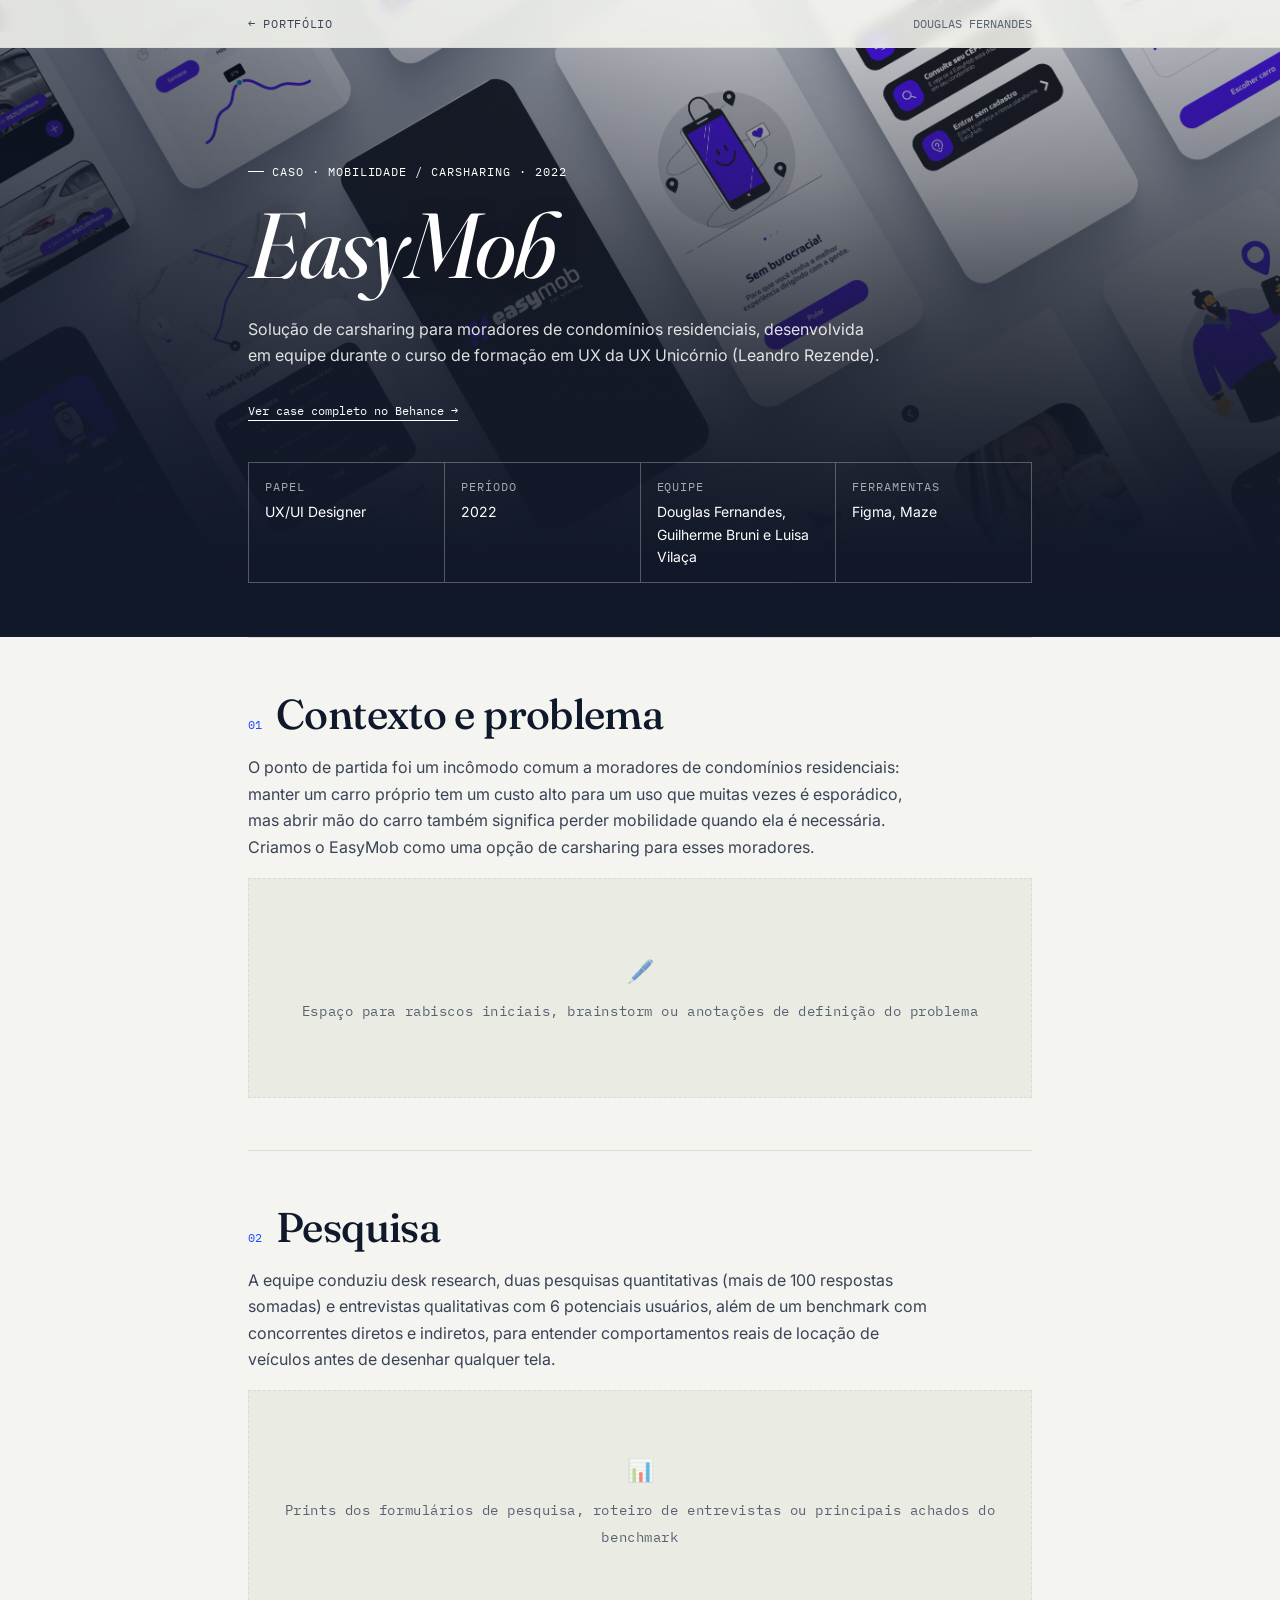
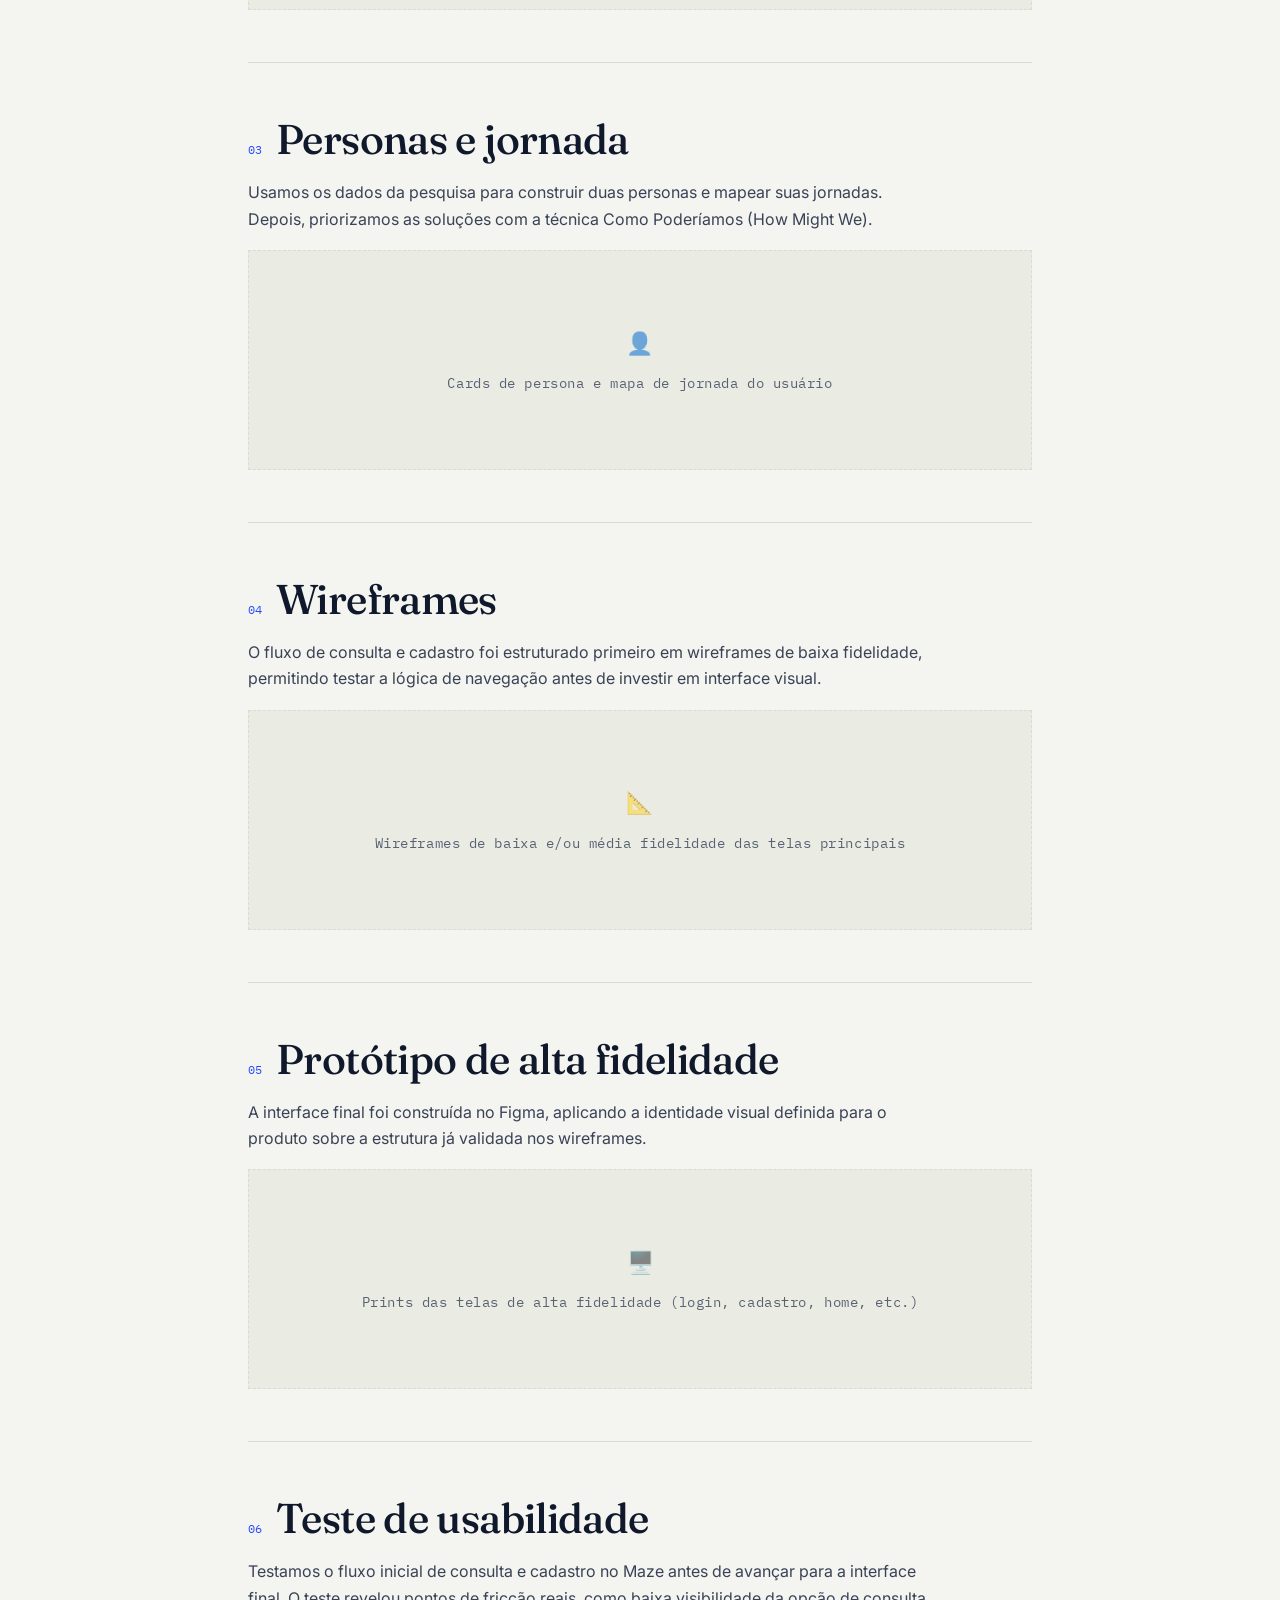
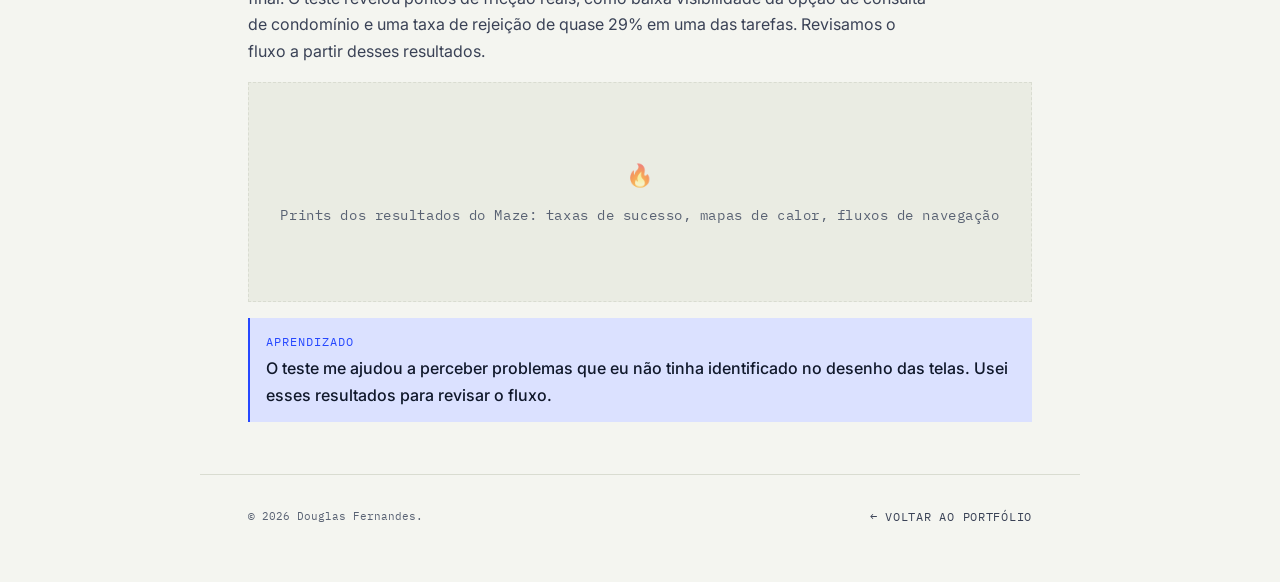
<file: cases/easymob/index.html>
<!DOCTYPE html>
<html lang="pt-BR">
<head>
<meta charset="UTF-8">
<meta name="viewport" content="width=device-width, initial-scale=1.0">
<title>EasyMob · Case completo · Douglas Fernandes</title>
<meta name="description" content="Detalhamento completo do case EasyMob: contexto, pesquisa, personas, wireframes, protótipo e teste de usabilidade.">
<style>

  *{box-sizing:border-box;}
  html{scroll-behavior:smooth;}
  @media (prefers-reduced-motion: reduce){ html{scroll-behavior:auto;} }
  body{ margin:0; background:var(--paper); color:var(--ink); font-family:var(--font-body); font-size:16px; line-height:1.6; -webkit-font-smoothing:antialiased; }
  ::selection{ background:var(--cobalt); color:var(--paper); }
  a{ color:inherit; }
  a:focus-visible, button:focus-visible{ outline:2px solid var(--cobalt); outline-offset:3px; }

  .grid-backdrop{ position:fixed; inset:0; z-index:0; pointer-events:none;
    background-image: linear-gradient(var(--line) 1px, transparent 1px), linear-gradient(90deg, var(--line) 1px, transparent 1px);
    background-size: 48px 48px; opacity:0.5;
    mask-image: radial-gradient(ellipse 90% 70% at 50% 0%, black 40%, transparent 95%); }

  .wrap{ max-width:880px; margin:0 auto; padding-inline:var(--gap); position:relative; z-index:1; }

  header.site-nav{ position:fixed; top:0; left:0; right:0; z-index:20;
    background:color-mix(in srgb, var(--paper) 88%, transparent); backdrop-filter:blur(6px); border-bottom:1px solid var(--line); }
  .nav-inner{ max-width:880px; margin:0 auto; padding:14px var(--gap); display:flex; align-items:center; justify-content:space-between; }
  .back-link{ font-family:var(--font-label); font-size:12px; letter-spacing:0.06em; text-transform:uppercase; text-decoration:none; color:var(--ink-soft); display:flex; align-items:center; gap:6px; }
  .back-link:hover{ color:var(--cobalt); }
  .nav-mark{ font-family:var(--font-label); font-size:12px; color:var(--slate); text-decoration:none; }

  .hero{
    position:relative;
    min-height:620px;
    padding:0;
    display:flex;
    align-items:flex-end;
    overflow:hidden;
    color:#fff;
    background:var(--ink);
  }

  .hero-image{
    position:absolute;
    inset:0;
    z-index:0;
    background:var(--ink);
  }

  .hero-image img{
    width:100%;
    height:100%;
    display:block;
    object-fit:cover;
    object-position:center;
  }

  .hero-image::after{
    content:"";
    position:absolute;
    inset:0;
    background:
      linear-gradient(180deg, rgba(16,24,43,.12) 0%, rgba(16,24,43,.18) 28%, rgba(16,24,43,.88) 100%),
      linear-gradient(90deg, rgba(16,24,43,.58) 0%, rgba(16,24,43,.08) 65%, rgba(16,24,43,.18) 100%);
  }

  .hero .wrap{
    width:100%;
    padding-top:150px;
    padding-bottom:54px;
    position:relative;
    z-index:1;
  }

  .hero .eyebrow{
    font-family:var(--font-label);
    font-size:12px;
    letter-spacing:0.14em;
    text-transform:uppercase;
    color:#fff;
    display:flex;
    align-items:center;
    gap:8px;
  }

  .hero .eyebrow::before{
    content:"";
    width:16px;
    height:1px;
    background:#fff;
    display:inline-block;
  }

  .hero-title{
    font-family:var(--font-heading);
    font-style:italic;
    font-weight:400;
    font-size:clamp(3.2rem, 8vw, 6.5rem);
    line-height:.92;
    margin:16px 0 0;
    color:#fff;
    text-shadow:0 2px 24px rgba(0,0,0,.18);
  }

  .hero-sub{
    font-family:var(--font-label);
    font-size:13px;
    color:rgba(255,255,255,.86);
    margin-top:22px;
    max-width:640px;
  }

  .hero .case-link{
    color:#fff;
    border-bottom-color:#fff;
  }

  .hero .spec-sheet{
    border-color:rgba(255,255,255,.28);
  }

  .hero .spec-cell{
    border-color:rgba(255,255,255,.28);
  }

  .hero .spec-label{
    color:rgba(255,255,255,.62);
  }

  .hero .spec-value{
    color:#fff;
  }

  @media (max-width:640px){
    .hero{ min-height:720px; }
    .hero .wrap{ padding-top:120px; padding-bottom:32px; }
    .hero .spec-sheet{ grid-template-columns:repeat(2,1fr); }
  }

  .spec-sheet{ margin-top:40px; display:grid; grid-template-columns:repeat(4,1fr); border-top:1px solid var(--line); border-left:1px solid var(--line); }
  .spec-cell{ border-right:1px solid var(--line); border-bottom:1px solid var(--line); padding:14px 16px; }
  .spec-label{ font-family:var(--font-label); font-size:10px; letter-spacing:0.1em; text-transform:uppercase; color:var(--slate); margin-bottom:5px; }
  .spec-value{ font-size:13.5px; }
  @media (max-width:640px){ .spec-sheet{ grid-template-columns:repeat(2,1fr); } }

  .stage{ padding:52px 0; border-top:1px solid var(--line); }
  .stage-head{ display:flex; align-items:baseline; gap:14px; margin-bottom:14px; }
  .stage-num{ font-family:var(--font-label); font-size:13px; color:var(--cobalt); }
  .stage h2{ font-family:var(--font-heading); font-weight:500; font-size:clamp(1.3rem,2.6vw,1.7rem); margin:0; }
  .stage p{ color:var(--ink-soft); margin:0 0 14px; max-width:68ch; }
  .stage ul{ color:var(--ink-soft); padding-left:20px; }
  .stage ul li{ margin-bottom:6px; }

  .case-link{
    display:inline-block; margin-top:16px;
    font-family:var(--font-label); font-size:11.5px;
    color:var(--cobalt); text-decoration:none; border-bottom:1px solid var(--cobalt);
  }

  .case-links{ display:flex; flex-wrap:wrap; gap:20px; margin-top:16px; }

  .img-placeholder{
    margin-top:18px; border:1.5px dashed var(--line); background:var(--paper-dim);
    display:flex; align-items:center; justify-content:center; text-align:center;
    min-height:220px; padding:24px; color:var(--slate);
  }
  .img-placeholder .ph-label{ font-family:var(--font-label); font-size:11.5px; letter-spacing:0.04em; max-width:44ch; line-height:1.6; }
  .img-placeholder .ph-icon{ display:block; font-size:22px; margin-bottom:8px; opacity:0.6; }
  .img-grid{ display:grid; grid-template-columns:1fr 1fr; gap:14px; margin-top:18px; }
  .img-grid .img-placeholder{ margin-top:0; min-height:160px; }
  @media (max-width:640px){ .img-grid{ grid-template-columns:1fr; } }

  .callout{ margin-top:16px; padding:14px 16px; border-left:2px solid var(--cobalt); background:var(--cobalt-dim); }
  .callout .oc-label{ font-family:var(--font-label); font-size:10.5px; letter-spacing:0.1em; text-transform:uppercase; color:var(--cobalt); margin-bottom:4px; }
  .callout .oc-value{ font-size:14.5px; }

  .metric-row{ display:grid; grid-template-columns:repeat(4,1fr); gap:10px; margin:16px 0; }
  .metric{ border:1px solid var(--line); padding:12px 10px; text-align:center; }
  .metric .m-value{ font-family:var(--font-label); font-size:18px; color:var(--cobalt); }
  .metric .m-label{ font-family:var(--font-label); font-size:9.5px; color:var(--slate); letter-spacing:0.04em; margin-top:4px; }
  @media (max-width:640px){ .metric-row{ grid-template-columns:repeat(2,1fr); } }

  footer{ border-top:1px solid var(--line); padding:32px var(--gap) 56px; max-width:880px; margin:0 auto; position:relative; z-index:1;
    display:flex; justify-content:space-between; flex-wrap:wrap; gap:10px; font-family:var(--font-label); font-size:11px; color:var(--slate); }
</style>
<link rel="stylesheet" href="../../assets/css/site.css">
</head>
<body>

<div class="grid-backdrop" aria-hidden="true"></div>

<header class="site-nav">
  <div class="nav-inner">
    <a href="../../index.html" class="back-link">← Portfólio</a>
    <span class="nav-mark">DOUGLAS FERNANDES</span>
  </div>
</header>

<main>

  <section class="hero">
    <div class="hero-image" aria-hidden="true">
      <img src="../../imagens/easymob/hero.jpg" alt="">
    </div>

    <div class="wrap">
      <p class="eyebrow">Caso · MOBILIDADE / CARSHARING · 2022</p>
    <h1 class="hero-title">EasyMob</h1>
    <p class="hero-sub">Solução de carsharing para moradores de condomínios residenciais, desenvolvida em equipe durante o curso de formação em UX da UX Unicórnio (Leandro Rezende).</p>

    <a class="case-link" href="https://www.behance.net/gallery/141826805/EasyMob-Um-Estudo-de-Caso-UXUI" target="_blank" rel="noopener">Ver case completo no Behance →</a>

      <div class="spec-sheet">
        <div class="spec-cell"><div class="spec-label">Papel</div><div class="spec-value">UX/UI Designer</div></div>
        <div class="spec-cell"><div class="spec-label">Período</div><div class="spec-value">2022</div></div>
        <div class="spec-cell"><div class="spec-label">Equipe</div><div class="spec-value">Douglas Fernandes, Guilherme Bruni e Luisa Vilaça</div></div>
        <div class="spec-cell"><div class="spec-label">Ferramentas</div><div class="spec-value">Figma, Maze</div></div>
      </div>
    </div>
  </section>

  <section class="wrap">

    <div class="stage">
      <div class="stage-head"><span class="stage-num">01</span><h2>Contexto e problema</h2></div>
      <p>O ponto de partida foi um incômodo comum a moradores de condomínios residenciais: manter um carro próprio tem um custo alto para um uso que muitas vezes é esporádico, mas abrir mão do carro também significa perder mobilidade quando ela é necessária. Criamos o EasyMob como uma opção de carsharing para esses moradores.</p>
      <div class="img-placeholder">
        <div>
          <span class="ph-icon">🖊️</span>
          <span class="ph-label">Espaço para rabiscos iniciais, brainstorm ou anotações de definição do problema</span>
        </div>
      </div>
    </div>

    <div class="stage">
      <div class="stage-head"><span class="stage-num">02</span><h2>Pesquisa</h2></div>
      <p>A equipe conduziu desk research, duas pesquisas quantitativas (mais de 100 respostas somadas) e entrevistas qualitativas com 6 potenciais usuários, além de um benchmark com concorrentes diretos e indiretos, para entender comportamentos reais de locação de veículos antes de desenhar qualquer tela.</p>
      <div class="img-placeholder">
        <div>
          <span class="ph-icon">📊</span>
          <span class="ph-label">Prints dos formulários de pesquisa, roteiro de entrevistas ou principais achados do benchmark</span>
        </div>
      </div>
    </div>

    <div class="stage">
      <div class="stage-head"><span class="stage-num">03</span><h2>Personas e jornada</h2></div>
      <p>Usamos os dados da pesquisa para construir duas personas e mapear suas jornadas. Depois, priorizamos as soluções com a técnica Como Poderíamos (How Might We).</p>
      <div class="img-placeholder">
        <div>
          <span class="ph-icon">👤</span>
          <span class="ph-label">Cards de persona e mapa de jornada do usuário</span>
        </div>
      </div>
    </div>

    <div class="stage">
      <div class="stage-head"><span class="stage-num">04</span><h2>Wireframes</h2></div>
      <p>O fluxo de consulta e cadastro foi estruturado primeiro em wireframes de baixa fidelidade, permitindo testar a lógica de navegação antes de investir em interface visual.</p>
      <div class="img-placeholder">
        <div>
          <span class="ph-icon">📐</span>
          <span class="ph-label">Wireframes de baixa e/ou média fidelidade das telas principais</span>
        </div>
      </div>
    </div>

    <div class="stage">
      <div class="stage-head"><span class="stage-num">05</span><h2>Protótipo de alta fidelidade</h2></div>
      <p>A interface final foi construída no Figma, aplicando a identidade visual definida para o produto sobre a estrutura já validada nos wireframes.</p>
      <div class="img-placeholder">
        <div>
          <span class="ph-icon">🖥️</span>
          <span class="ph-label">Prints das telas de alta fidelidade (login, cadastro, home, etc.)</span>
        </div>
      </div>
    </div>

    <div class="stage">
      <div class="stage-head"><span class="stage-num">06</span><h2>Teste de usabilidade</h2></div>
      <p>Testamos o fluxo inicial de consulta e cadastro no Maze antes de avançar para a interface final. O teste revelou pontos de fricção reais, como baixa visibilidade da opção de consulta de condomínio e uma taxa de rejeição de quase 29% em uma das tarefas. Revisamos o fluxo a partir desses resultados.</p>
      <div class="img-placeholder">
        <div>
          <span class="ph-icon">🔥</span>
          <span class="ph-label">Prints dos resultados do Maze: taxas de sucesso, mapas de calor, fluxos de navegação</span>
        </div>
      </div>
      <div class="callout">
        <div class="oc-label">Aprendizado</div>
        <div class="oc-value">O teste me ajudou a perceber problemas que eu não tinha identificado no desenho das telas. Usei esses resultados para revisar o fluxo.</div>
      </div>
    </div>

  </section>
</main>

<footer>
  <span>© 2026 Douglas Fernandes.</span>
  <a href="../../index.html" class="back-link">← Voltar ao portfólio</a>
</footer>

</body>
</html>
</file>
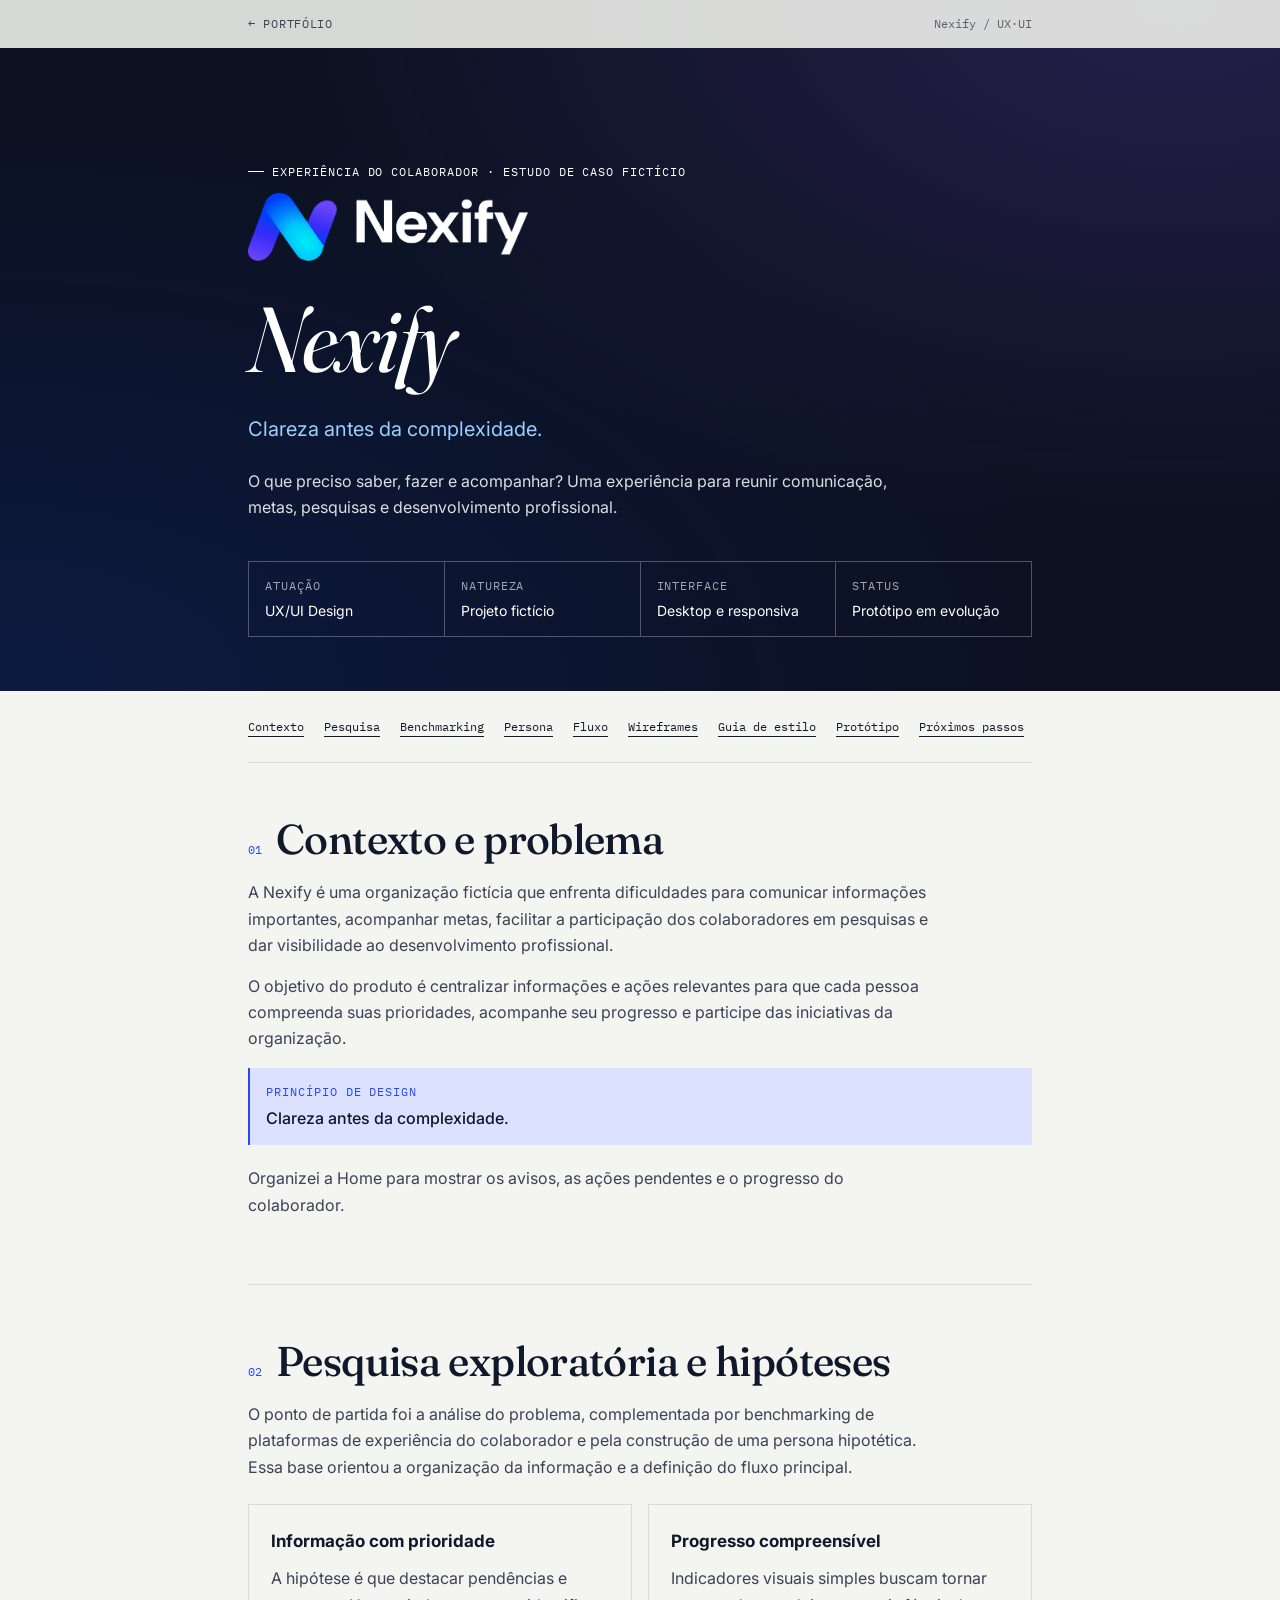
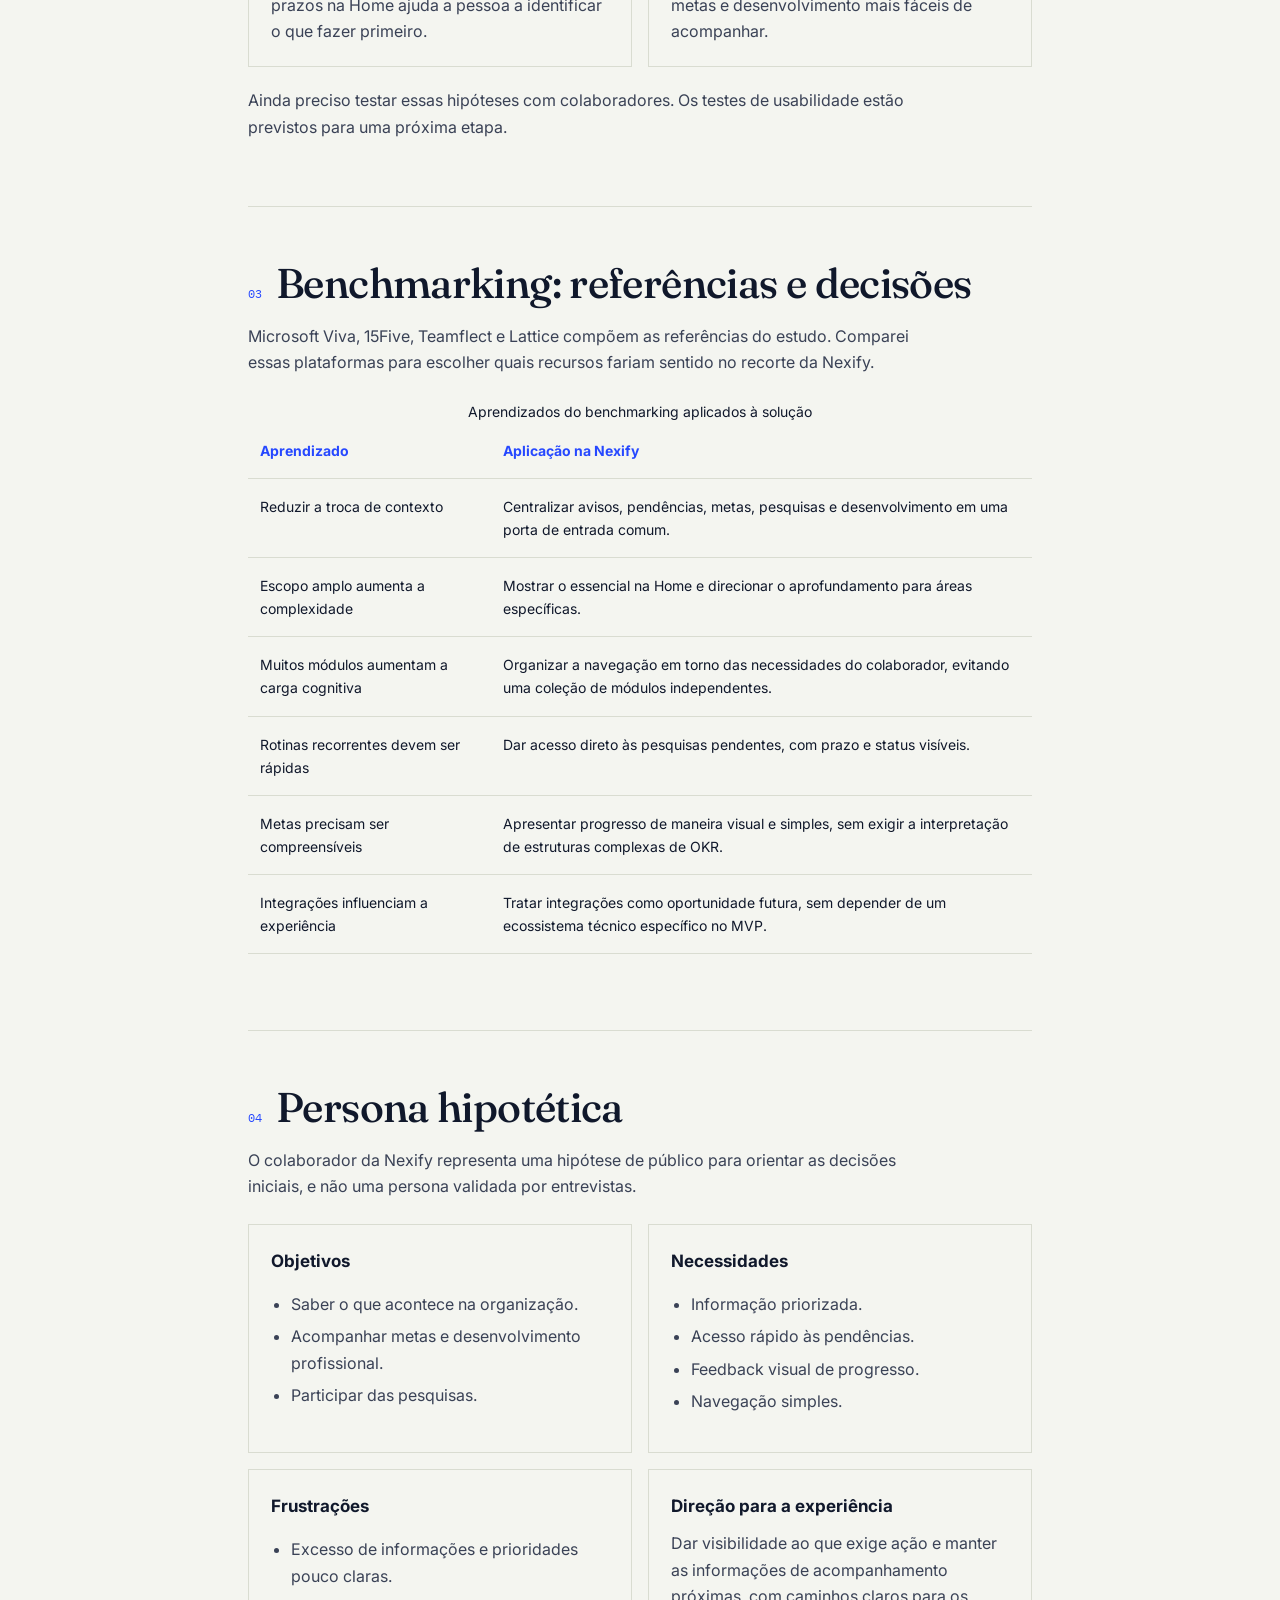
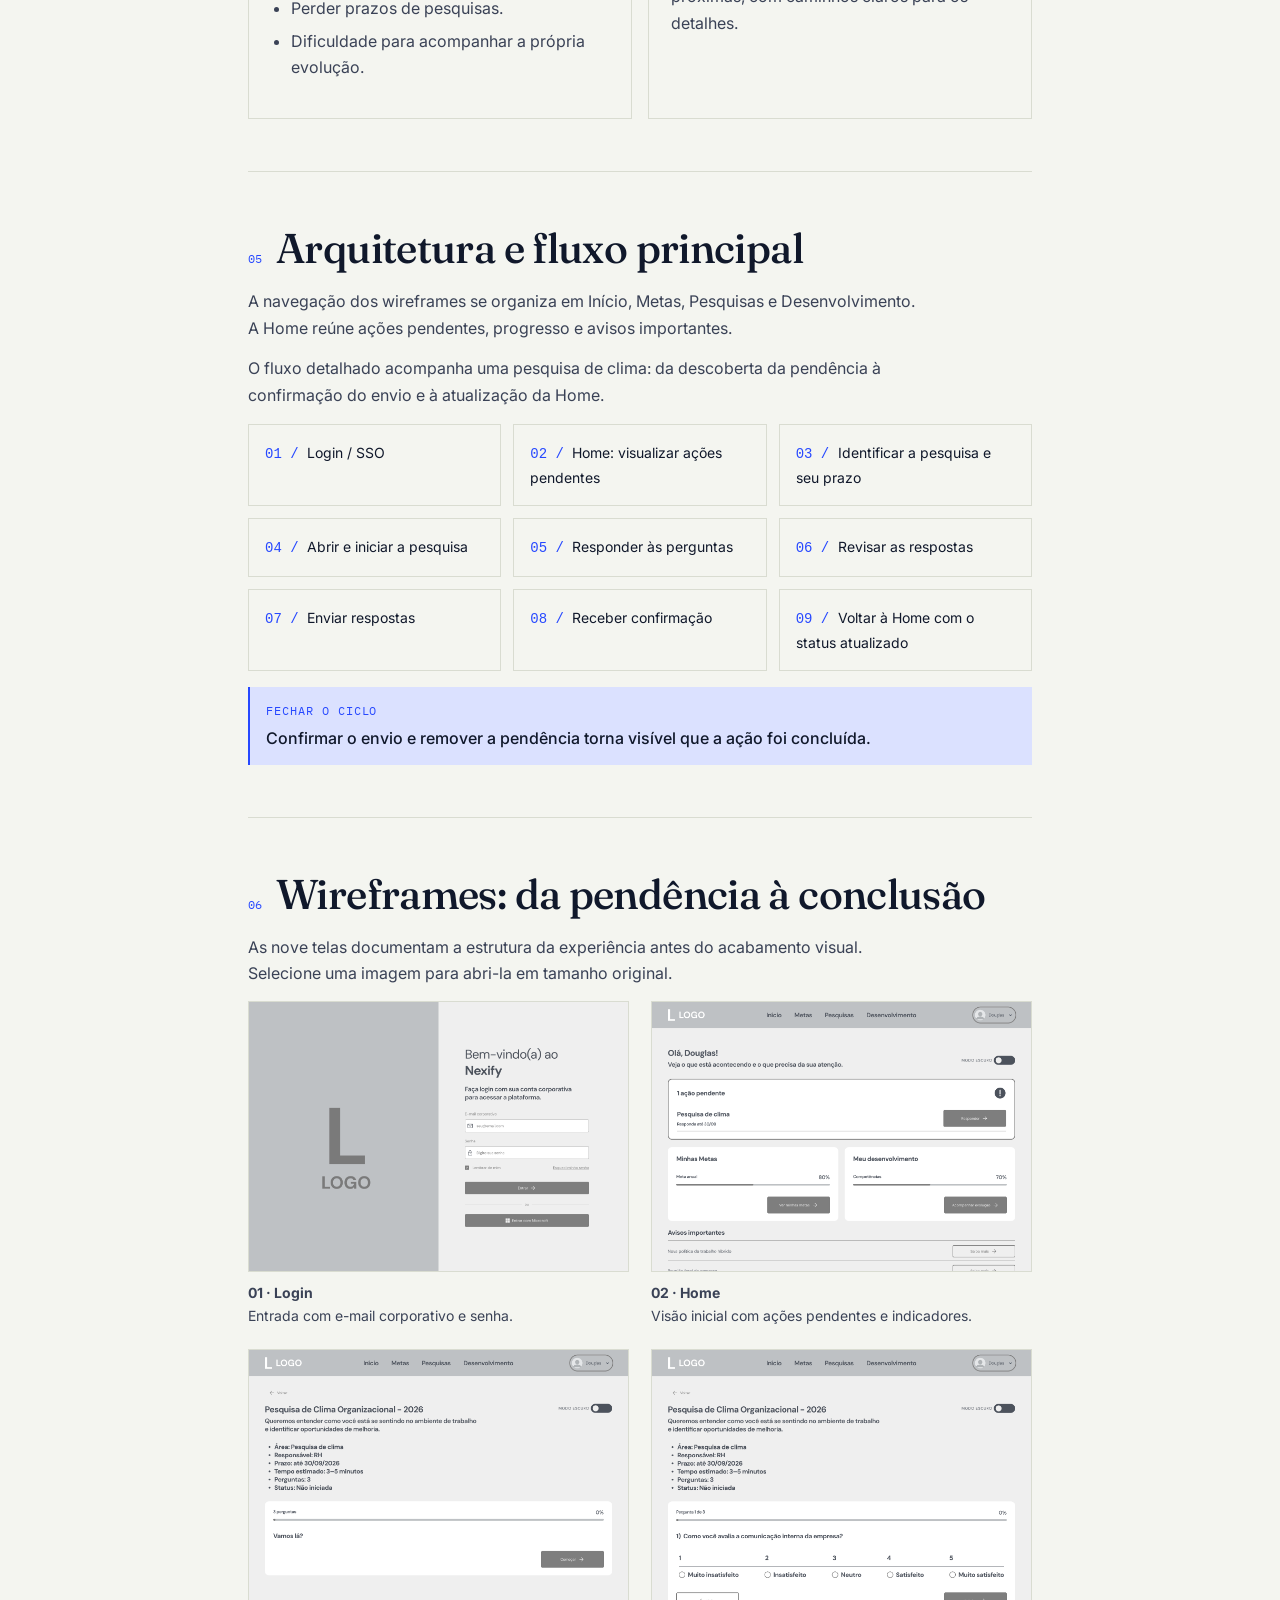
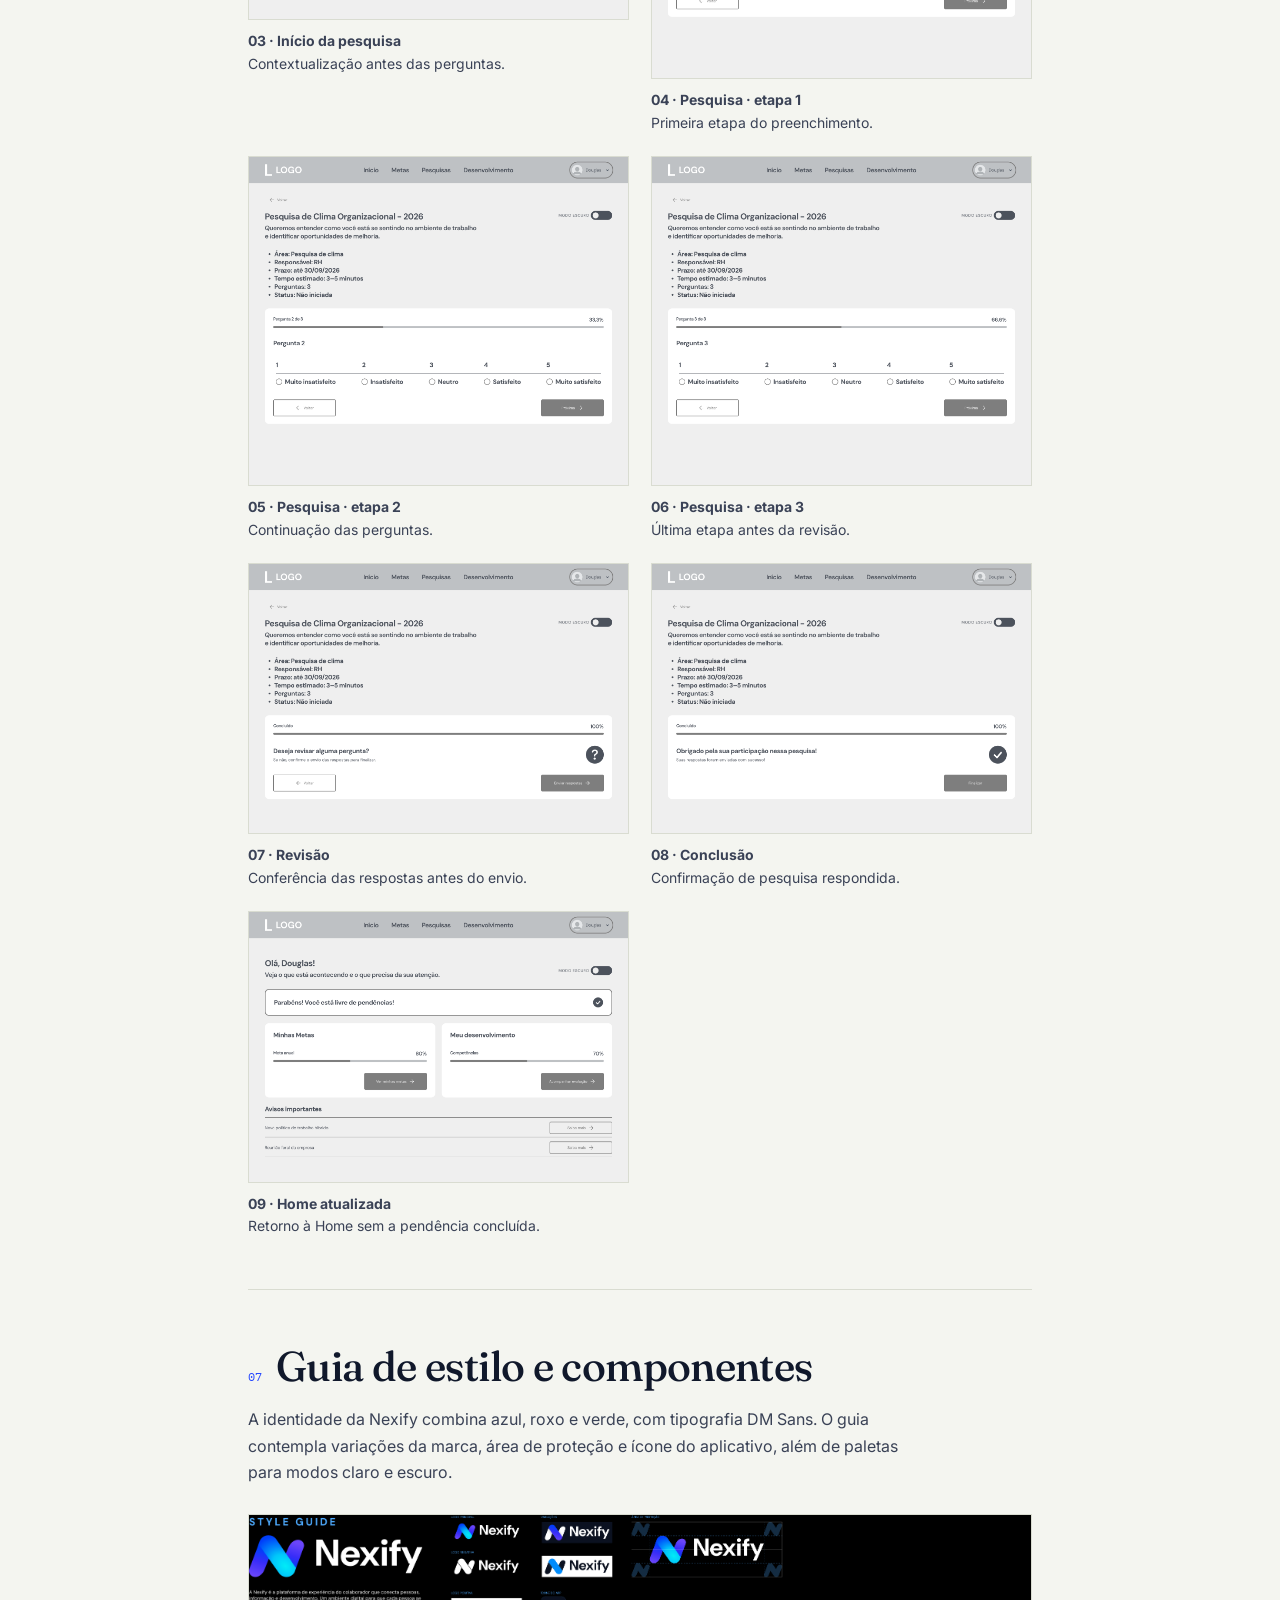
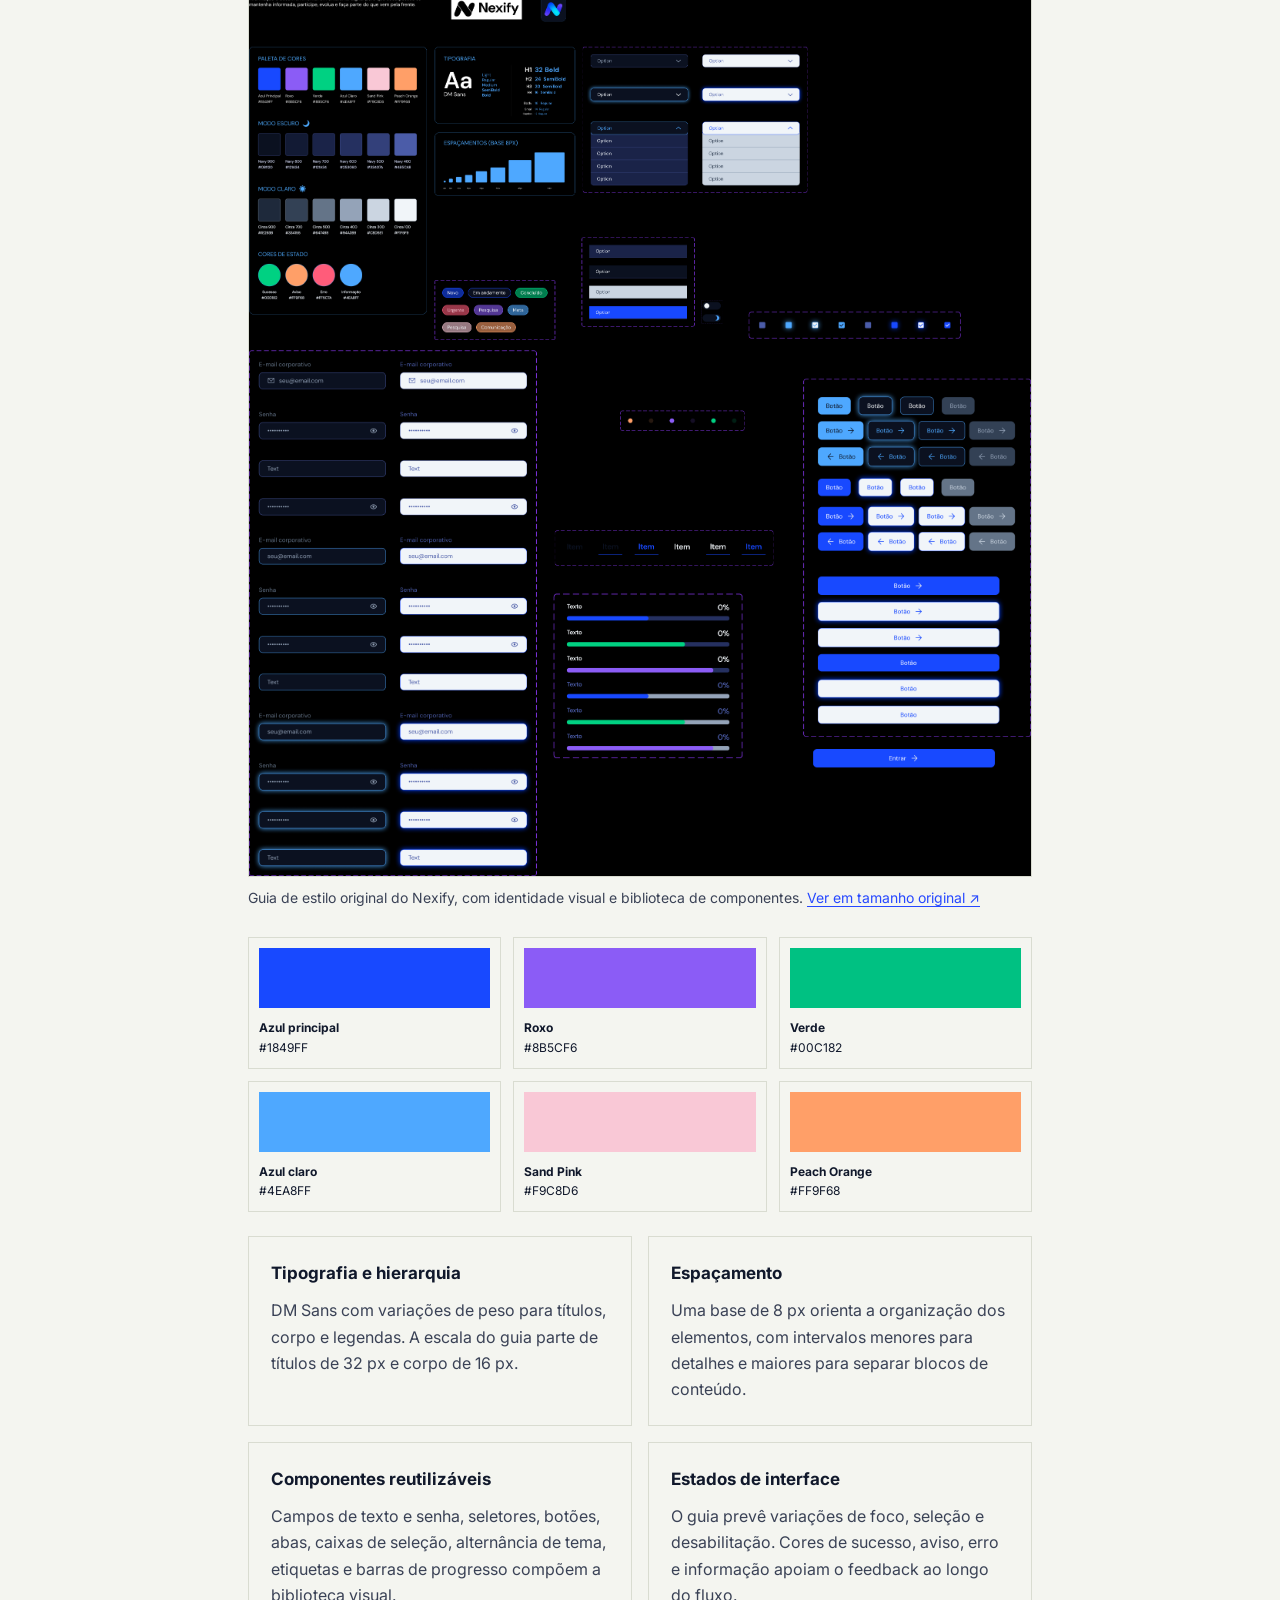
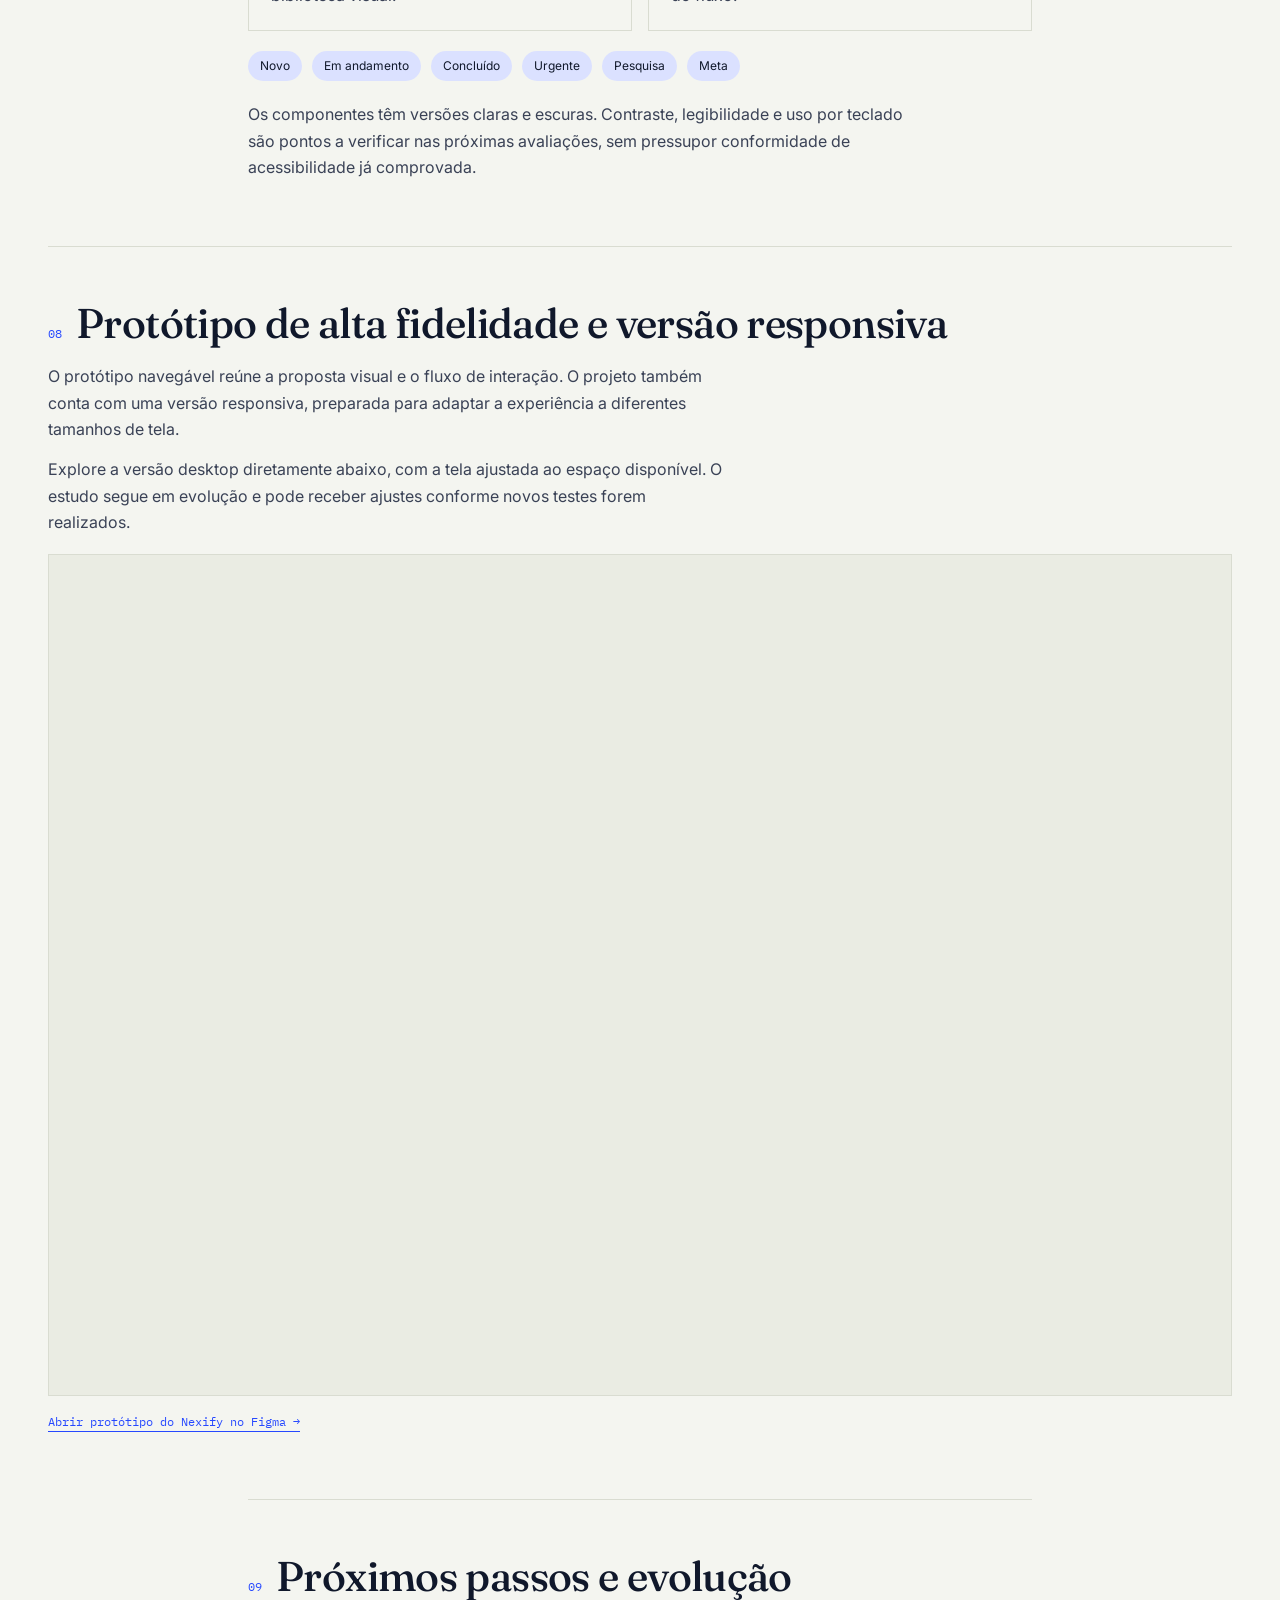
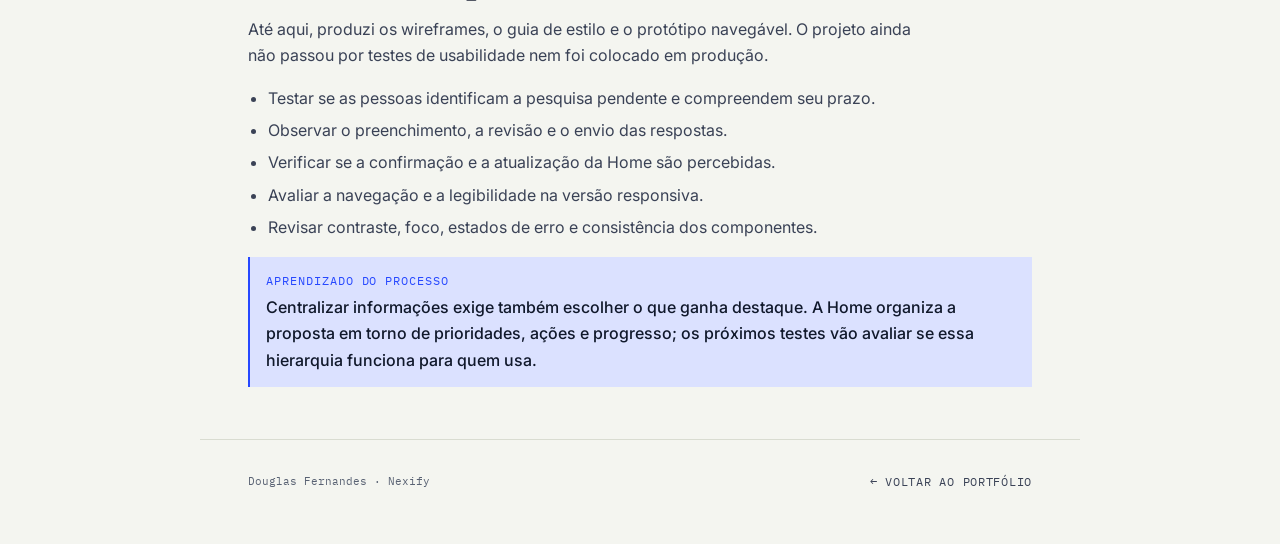
<file: cases/nexify/index.html>
<!DOCTYPE html>
<html lang="pt-BR">
<head>
<meta charset="UTF-8">
<meta name="viewport" content="width=device-width, initial-scale=1.0">
<title>Nexify · Case completo · Douglas Fernandes</title>
<meta name="description" content="Nexify: estudo de caso fictício de uma plataforma de experiência do colaborador. Benchmarking, persona hipotética, wireframes, guia de estilo e protótipo responsivo em evolução.">
<style>

  *{box-sizing:border-box;}
  html{scroll-behavior:smooth;}
  @media (prefers-reduced-motion: reduce){ html{scroll-behavior:auto;} }
  body{ margin:0; background:var(--paper); color:var(--ink); font-family:var(--font-body); font-size:16px; line-height:1.6; -webkit-font-smoothing:antialiased; }
  ::selection{ background:var(--cobalt); color:var(--paper); }
  a{ color:inherit; }
  a:focus-visible, button:focus-visible{ outline:2px solid var(--cobalt); outline-offset:3px; }

  .grid-backdrop{ position:fixed; inset:0; z-index:0; pointer-events:none;
    background-image: linear-gradient(var(--line) 1px, transparent 1px), linear-gradient(90deg, var(--line) 1px, transparent 1px);
    background-size: 48px 48px; opacity:0.5;
    mask-image: radial-gradient(ellipse 90% 70% at 50% 0%, black 40%, transparent 95%); }

  .wrap{ max-width:880px; margin:0 auto; padding-inline:var(--gap); position:relative; z-index:1; }

  header.site-nav{ position:fixed; top:0; left:0; right:0; z-index:20;
    background:color-mix(in srgb, var(--paper) 88%, transparent); backdrop-filter:blur(6px); border-bottom:1px solid var(--line); }
  .nav-inner{ max-width:880px; margin:0 auto; padding:14px var(--gap); display:flex; align-items:center; justify-content:space-between; }
  .back-link{ font-family:var(--font-label); font-size:12px; letter-spacing:0.06em; text-transform:uppercase; text-decoration:none; color:var(--ink-soft); display:flex; align-items:center; gap:6px; }
  .back-link:hover{ color:var(--cobalt); }
  .nav-mark{ font-family:var(--font-label); font-size:12px; color:var(--slate); text-decoration:none; }

  .hero{
    position:relative;
    min-height:620px;
    padding:0;
    display:flex;
    align-items:flex-end;
    overflow:hidden;
    color:#fff;
    background:var(--ink);
  }

  .hero-image{
    position:absolute;
    inset:0;
    z-index:0;
    background:var(--ink);
  }

  .hero-image img{
    width:100%;
    height:100%;
    display:block;
    object-fit:cover;
    object-position:center;
  }

  .hero-image::after{
    content:"";
    position:absolute;
    inset:0;
    background:
      linear-gradient(180deg, rgba(16,24,43,.12) 0%, rgba(16,24,43,.18) 28%, rgba(16,24,43,.88) 100%),
      linear-gradient(90deg, rgba(16,24,43,.58) 0%, rgba(16,24,43,.08) 65%, rgba(16,24,43,.18) 100%);
  }

  .hero .wrap{
    width:100%;
    padding-top:150px;
    padding-bottom:54px;
    position:relative;
    z-index:1;
  }

  .hero .eyebrow{
    font-family:var(--font-label);
    font-size:12px;
    letter-spacing:0.14em;
    text-transform:uppercase;
    color:#fff;
    display:flex;
    align-items:center;
    gap:8px;
  }

  .hero .eyebrow::before{
    content:"";
    width:16px;
    height:1px;
    background:#fff;
    display:inline-block;
  }

  .hero-title{
    font-family:var(--font-heading);
    font-style:italic;
    font-weight:400;
    font-size:clamp(3.2rem, 8vw, 6.5rem);
    line-height:.92;
    margin:16px 0 0;
    color:#fff;
    text-shadow:0 2px 24px rgba(0,0,0,.18);
  }

  .hero-sub{
    font-family:var(--font-label);
    font-size:13px;
    color:rgba(255,255,255,.86);
    margin-top:22px;
    max-width:640px;
  }

  .hero .case-link{
    color:#fff;
    border-bottom-color:#fff;
  }

  .hero .spec-sheet{
    border-color:rgba(255,255,255,.28);
  }

  .hero .spec-cell{
    border-color:rgba(255,255,255,.28);
  }

  .hero .spec-label{
    color:rgba(255,255,255,.62);
  }

  .hero .spec-value{
    color:#fff;
  }

  @media (max-width:640px){
    .hero{ min-height:720px; }
    .hero .wrap{ padding-top:120px; padding-bottom:32px; }
    .hero .spec-sheet{ grid-template-columns:repeat(2,1fr); }
  }

  .spec-sheet{ margin-top:40px; display:grid; grid-template-columns:repeat(4,1fr); border-top:1px solid var(--line); border-left:1px solid var(--line); }
  .spec-cell{ border-right:1px solid var(--line); border-bottom:1px solid var(--line); padding:14px 16px; }
  .spec-label{ font-family:var(--font-label); font-size:10px; letter-spacing:0.1em; text-transform:uppercase; color:var(--slate); margin-bottom:5px; }
  .spec-value{ font-size:13.5px; }
  @media (max-width:640px){ .spec-sheet{ grid-template-columns:repeat(2,1fr); } }

  .stage{ padding:52px 0; border-top:1px solid var(--line); }
  .stage-head{ display:flex; align-items:baseline; gap:14px; margin-bottom:14px; }
  .stage-num{ font-family:var(--font-label); font-size:13px; color:var(--cobalt); }
  .stage h2{ font-family:var(--font-heading); font-weight:500; font-size:clamp(1.3rem,2.6vw,1.7rem); margin:0; }
  .stage p{ color:var(--ink-soft); margin:0 0 14px; max-width:68ch; }
  .stage ul{ color:var(--ink-soft); padding-left:20px; }
  .stage ul li{ margin-bottom:6px; }

  .case-link{
    display:inline-block; margin-top:16px;
    font-family:var(--font-label); font-size:11.5px;
    color:var(--cobalt); text-decoration:none; border-bottom:1px solid var(--cobalt);
  }

  .case-links{ display:flex; flex-wrap:wrap; gap:20px; margin-top:16px; }

  .prototype-embed{
    display:block; width:100%; height:760px; margin-top:18px;
    border:1px solid var(--line); background:var(--paper-dim);
  }
  @media (max-width:640px){ .prototype-embed{ height:640px; } }

  .img-placeholder{
    margin-top:18px; border:1.5px dashed var(--line); background:var(--paper-dim);
    display:flex; align-items:center; justify-content:center; text-align:center;
    min-height:220px; padding:24px; color:var(--slate);
  }
  .img-placeholder .ph-label{ font-family:var(--font-label); font-size:11.5px; letter-spacing:0.04em; max-width:44ch; line-height:1.6; }
  .img-placeholder .ph-icon{ display:block; font-size:22px; margin-bottom:8px; opacity:0.6; }
  .img-grid{ display:grid; grid-template-columns:1fr 1fr; gap:14px; margin-top:18px; }
  .img-grid .img-placeholder{ margin-top:0; min-height:160px; }
  @media (max-width:640px){ .img-grid{ grid-template-columns:1fr; } }

  .callout{ margin-top:16px; padding:14px 16px; border-left:2px solid var(--cobalt); background:var(--cobalt-dim); }
  .callout .oc-label{ font-family:var(--font-label); font-size:10.5px; letter-spacing:0.1em; text-transform:uppercase; color:var(--cobalt); margin-bottom:4px; }
  .callout .oc-value{ font-size:14.5px; }

  .metric-row{ display:grid; grid-template-columns:repeat(4,1fr); gap:10px; margin:16px 0; }
  .metric{ border:1px solid var(--line); padding:12px 10px; text-align:center; }
  .metric .m-value{ font-family:var(--font-label); font-size:18px; color:var(--cobalt); }
  .metric .m-label{ font-family:var(--font-label); font-size:9.5px; color:var(--slate); letter-spacing:0.04em; margin-top:4px; }
  @media (max-width:640px){ .metric-row{ grid-template-columns:repeat(2,1fr); } }

  footer{ border-top:1px solid var(--line); padding:32px var(--gap) 56px; max-width:880px; margin:0 auto; position:relative; z-index:1;
    display:flex; justify-content:space-between; flex-wrap:wrap; gap:10px; font-family:var(--font-label); font-size:11px; color:var(--slate); }

  .hero{background:radial-gradient(ellipse at 90% 0%,#483c92 0%,transparent 60%),#0b1120; min-height:540px;}
  .hero-title{font-style:normal; letter-spacing:-.04em;}
  .case-nav{display:flex; flex-wrap:wrap; gap:10px 20px; padding:26px 0; font-family:var(--font-label); font-size:12px;}
  .case-nav a{text-underline-offset:5px;}
  .stage{scroll-margin-top:75px;}
  .cards{display:grid; grid-template-columns:repeat(2,minmax(0,1fr)); gap:16px; margin-top:24px;}
  .note-card{border:1px solid var(--line); padding:22px; background:var(--paper);}
  .note-card h3{margin:0 0 10px; font-size:17px;}
  .note-card p:last-child{margin-bottom:0;}
  .research-table{width:100%; border-collapse:collapse; margin:24px 0; font-size:14px;}
  .research-table th,.research-table td{text-align:left; vertical-align:top; padding:16px 12px; border-bottom:1px solid var(--line);}
  .research-table th{color:var(--cobalt);}
  figure{margin:24px 0;}
  .wireframe{display:block; width:100%; height:auto; border:1px solid var(--line); background:#eee;}
  figcaption{font-size:12px; color:var(--ink-soft); margin-top:10px; line-height:1.6;}
  .wireframes{display:grid; grid-template-columns:repeat(2,minmax(0,1fr)); gap:22px;}
  .wireframes figure{margin:0;}
  .wireframes a:focus-visible{outline:3px solid var(--cobalt);}
  .flow{padding:0; list-style:none; counter-reset:flow; display:grid; grid-template-columns:repeat(3,minmax(0,1fr)); gap:12px;}
  .flow li{counter-increment:flow; border:1px solid var(--line); padding:16px; background:var(--paper); font-size:14px;}
  .flow li::before{content:counter(flow,decimal-leading-zero) ' / '; color:var(--cobalt); font-family:monospace;}
  .swatches{display:grid; grid-template-columns:repeat(3,minmax(0,1fr)); gap:12px; margin:24px 0;}
  .swatch{border:1px solid var(--line); background:var(--paper); padding:10px; font-size:12px;}
  .swatch span{display:block; height:60px; background:var(--swatch); margin-bottom:10px;}
  .style-sample{padding:24px; border:1px solid var(--line); background:#0b1120; color:#f1f5f9;}
  .style-sample p{color:#f1f5f9;}
  .status-list{display:flex; flex-wrap:wrap; gap:10px; margin:20px 0;}
  .status-list span{padding:5px 12px; border-radius:20px; font-size:12px; background:#dbe1ff; color:#10182b;}
  @media(max-width:640px){.cards,.wireframes{grid-template-columns:1fr;}.flow{grid-template-columns:1fr;}.research-table th,.research-table td{padding:12px 6px;}.swatches{grid-template-columns:repeat(2,minmax(0,1fr));}}
  .prototype-embed--desktop{width:100%; height:auto; aspect-ratio:1440 / 1024; min-height:0;}
  #prototipo{width:min(1200px,calc(100vw - 2 * var(--gap))); margin-left:50%; transform:translateX(-50%);}
  @media(max-width:640px){.prototype-embed--desktop{height:auto; min-height:0;}}
</style>
<link rel="stylesheet" href="../../assets/css/site.css">
<link rel="stylesheet" href="../../assets/css/nexify.css">
</head>
<body>
<div class="grid-backdrop" aria-hidden="true"></div>
<header class="site-nav"><div class="nav-inner"><a href="../../index.html#trabalho" class="back-link">← Portfólio</a><span class="nav-mark">Nexify / UX·UI</span></div></header>
<main>
<section class="hero hero--nexify nexify-surface"><div class="wrap">
<p class="eyebrow">Experiência do colaborador · Estudo de caso fictício</p>
<img class="nexify-logo" src="../../imagens/nexify/logo.png" alt="Logo Nexify" width="1351" height="326" fetchpriority="high">
<h1 class="hero-title">Nexify</h1>
<p class="hero-tagline">Clareza antes da complexidade.</p>
<p class="hero-sub">O que preciso saber, fazer e acompanhar? Uma experiência para reunir comunicação, metas, pesquisas e desenvolvimento profissional.</p>
<div class="spec-sheet">
<div class="spec-cell"><div class="spec-label">Atuação</div><div class="spec-value">UX/UI Design</div></div>
<div class="spec-cell"><div class="spec-label">Natureza</div><div class="spec-value">Projeto fictício</div></div>
<div class="spec-cell"><div class="spec-label">Interface</div><div class="spec-value">Desktop e responsiva</div></div>
<div class="spec-cell"><div class="spec-label">Status</div><div class="spec-value">Protótipo em evolução</div></div>
</div></div></section>
<div class="wrap">
<nav class="case-nav" aria-label="Seções do case Nexify"><a href="#contexto">Contexto</a><a href="#pesquisa">Pesquisa</a><a href="#benchmarking">Benchmarking</a><a href="#persona">Persona</a><a href="#fluxo">Fluxo</a><a href="#wireframes">Wireframes</a><a href="#guia">Guia de estilo</a><a href="#prototipo">Protótipo</a><a href="#proximos-passos">Próximos passos</a></nav>
<section class="stage" id="contexto"><div class="stage-head"><span class="stage-num">01</span><h2>Contexto e problema</h2></div>
<p>A Nexify é uma organização fictícia que enfrenta dificuldades para comunicar informações importantes, acompanhar metas, facilitar a participação dos colaboradores em pesquisas e dar visibilidade ao desenvolvimento profissional.</p>
<p>O objetivo do produto é centralizar informações e ações relevantes para que cada pessoa compreenda suas prioridades, acompanhe seu progresso e participe das iniciativas da organização.</p>
<div class="callout"><div class="oc-label">Princípio de design</div><div class="oc-value">Clareza antes da complexidade.</div></div>
<p style="margin-top:20px;">Organizei a Home para mostrar os avisos, as ações pendentes e o progresso do colaborador.</p></section>
<section class="stage" id="pesquisa"><div class="stage-head"><span class="stage-num">02</span><h2>Pesquisa exploratória e hipóteses</h2></div>
<p>O ponto de partida foi a análise do problema, complementada por benchmarking de plataformas de experiência do colaborador e pela construção de uma persona hipotética. Essa base orientou a organização da informação e a definição do fluxo principal.</p>
<div class="cards"><div class="note-card"><h3>Informação com prioridade</h3><p>A hipótese é que destacar pendências e prazos na Home ajuda a pessoa a identificar o que fazer primeiro.</p></div><div class="note-card"><h3>Progresso compreensível</h3><p>Indicadores visuais simples buscam tornar metas e desenvolvimento mais fáceis de acompanhar.</p></div></div>
<p style="margin-top:20px;">Ainda preciso testar essas hipóteses com colaboradores. Os testes de usabilidade estão previstos para uma próxima etapa.</p></section>
<section class="stage" id="benchmarking"><div class="stage-head"><span class="stage-num">03</span><h2>Benchmarking: referências e decisões</h2></div>
<p>Microsoft Viva, 15Five, Teamflect e Lattice compõem as referências do estudo. Comparei essas plataformas para escolher quais recursos fariam sentido no recorte da Nexify.</p>
<table class="research-table"><caption>Aprendizados do benchmarking aplicados à solução</caption><thead><tr><th scope="col">Aprendizado</th><th scope="col">Aplicação na Nexify</th></tr></thead><tbody>
<tr><td>Reduzir a troca de contexto</td><td>Centralizar avisos, pendências, metas, pesquisas e desenvolvimento em uma porta de entrada comum.</td></tr>
<tr><td>Escopo amplo aumenta a complexidade</td><td>Mostrar o essencial na Home e direcionar o aprofundamento para áreas específicas.</td></tr>
<tr><td>Muitos módulos aumentam a carga cognitiva</td><td>Organizar a navegação em torno das necessidades do colaborador, evitando uma coleção de módulos independentes.</td></tr>
<tr><td>Rotinas recorrentes devem ser rápidas</td><td>Dar acesso direto às pesquisas pendentes, com prazo e status visíveis.</td></tr>
<tr><td>Metas precisam ser compreensíveis</td><td>Apresentar progresso de maneira visual e simples, sem exigir a interpretação de estruturas complexas de OKR.</td></tr>
<tr><td>Integrações influenciam a experiência</td><td>Tratar integrações como oportunidade futura, sem depender de um ecossistema técnico específico no MVP.</td></tr>
</tbody></table></section>
<section class="stage" id="persona"><div class="stage-head"><span class="stage-num">04</span><h2>Persona hipotética</h2></div>
<p>O colaborador da Nexify representa uma hipótese de público para orientar as decisões iniciais, e não uma persona validada por entrevistas.</p>
<div class="cards"><div class="note-card"><h3>Objetivos</h3><ul><li>Saber o que acontece na organização.</li><li>Acompanhar metas e desenvolvimento profissional.</li><li>Participar das pesquisas.</li></ul></div><div class="note-card"><h3>Necessidades</h3><ul><li>Informação priorizada.</li><li>Acesso rápido às pendências.</li><li>Feedback visual de progresso.</li><li>Navegação simples.</li></ul></div><div class="note-card"><h3>Frustrações</h3><ul><li>Excesso de informações e prioridades pouco claras.</li><li>Perder prazos de pesquisas.</li><li>Dificuldade para acompanhar a própria evolução.</li></ul></div><div class="note-card"><h3>Direção para a experiência</h3><p>Dar visibilidade ao que exige ação e manter as informações de acompanhamento próximas, com caminhos claros para os detalhes.</p></div></div></section>
<section class="stage" id="fluxo"><div class="stage-head"><span class="stage-num">05</span><h2>Arquitetura e fluxo principal</h2></div>
<p>A navegação dos wireframes se organiza em Início, Metas, Pesquisas e Desenvolvimento. A Home reúne ações pendentes, progresso e avisos importantes.</p>
<p>O fluxo detalhado acompanha uma pesquisa de clima: da descoberta da pendência à confirmação do envio e à atualização da Home.</p>
<ol class="flow"><li>Login / SSO</li><li>Home: visualizar ações pendentes</li><li>Identificar a pesquisa e seu prazo</li><li>Abrir e iniciar a pesquisa</li><li>Responder às perguntas</li><li>Revisar as respostas</li><li>Enviar respostas</li><li>Receber confirmação</li><li>Voltar à Home com o status atualizado</li></ol>
<div class="callout"><div class="oc-label">Fechar o ciclo</div><div class="oc-value">Confirmar o envio e remover a pendência torna visível que a ação foi concluída.</div></div></section>
<section class="stage" id="wireframes"><div class="stage-head"><span class="stage-num">06</span><h2>Wireframes: da pendência à conclusão</h2></div>
<p>As nove telas documentam a estrutura da experiência antes do acabamento visual. Selecione uma imagem para abri-la em tamanho original.</p>
<div class="wireframes"><figure><a href="../../imagens/nexify/login.png" target="_blank" rel="noopener"><img class="wireframe" src="../../imagens/nexify/login.png" alt="Wireframe Nexify: 01 · Login" loading="lazy" width="1440" height="1024"></a><figcaption><strong>01 · Login</strong><br>Entrada com e-mail corporativo e senha.</figcaption></figure>
<figure><a href="../../imagens/nexify/home.png" target="_blank" rel="noopener"><img class="wireframe" src="../../imagens/nexify/home.png" alt="Wireframe Nexify: 02 · Home" loading="lazy" width="1440" height="1024"></a><figcaption><strong>02 · Home</strong><br>Visão inicial com ações pendentes e indicadores.</figcaption></figure>
<figure><a href="../../imagens/nexify/pesquisa-inicio.png" target="_blank" rel="noopener"><img class="wireframe" src="../../imagens/nexify/pesquisa-inicio.png" alt="Wireframe Nexify: 03 · Início da pesquisa" loading="lazy" width="1440" height="1024"></a><figcaption><strong>03 · Início da pesquisa</strong><br>Contextualização antes das perguntas.</figcaption></figure>
<figure><a href="../../imagens/nexify/pesquisa-1.png" target="_blank" rel="noopener"><img class="wireframe" src="../../imagens/nexify/pesquisa-1.png" alt="Wireframe Nexify: 04 · Pesquisa · etapa 1" loading="lazy" width="1440" height="1247"></a><figcaption><strong>04 · Pesquisa · etapa 1</strong><br>Primeira etapa do preenchimento.</figcaption></figure>
<figure><a href="../../imagens/nexify/pesquisa-2.png" target="_blank" rel="noopener"><img class="wireframe" src="../../imagens/nexify/pesquisa-2.png" alt="Wireframe Nexify: 05 · Pesquisa · etapa 2" loading="lazy" width="1440" height="1247"></a><figcaption><strong>05 · Pesquisa · etapa 2</strong><br>Continuação das perguntas.</figcaption></figure>
<figure><a href="../../imagens/nexify/pesquisa-3.png" target="_blank" rel="noopener"><img class="wireframe" src="../../imagens/nexify/pesquisa-3.png" alt="Wireframe Nexify: 06 · Pesquisa · etapa 3" loading="lazy" width="1440" height="1247"></a><figcaption><strong>06 · Pesquisa · etapa 3</strong><br>Última etapa antes da revisão.</figcaption></figure>
<figure><a href="../../imagens/nexify/pesquisa-revisao.png" target="_blank" rel="noopener"><img class="wireframe" src="../../imagens/nexify/pesquisa-revisao.png" alt="Wireframe Nexify: 07 · Revisão" loading="lazy" width="1440" height="1024"></a><figcaption><strong>07 · Revisão</strong><br>Conferência das respostas antes do envio.</figcaption></figure>
<figure><a href="../../imagens/nexify/pesquisa-final.png" target="_blank" rel="noopener"><img class="wireframe" src="../../imagens/nexify/pesquisa-final.png" alt="Wireframe Nexify: 08 · Conclusão" loading="lazy" width="1440" height="1024"></a><figcaption><strong>08 · Conclusão</strong><br>Confirmação de pesquisa respondida.</figcaption></figure>
<figure><a href="../../imagens/nexify/home-atualizada.png" target="_blank" rel="noopener"><img class="wireframe" src="../../imagens/nexify/home-atualizada.png" alt="Wireframe Nexify: 09 · Home atualizada" loading="lazy" width="1440" height="1024"></a><figcaption><strong>09 · Home atualizada</strong><br>Retorno à Home sem a pendência concluída.</figcaption></figure>
</div></section>
<section class="stage" id="guia"><div class="stage-head"><span class="stage-num">07</span><h2>Guia de estilo e componentes</h2></div>
<p>A identidade da Nexify combina azul, roxo e verde, com tipografia DM Sans. O guia contempla variações da marca, área de proteção e ícone do aplicativo, além de paletas para modos claro e escuro.</p>
<figure class="style-guide">
  <a href="../../imagens/nexify/guia-de-estilo.png" target="_blank" rel="noopener" aria-label="Abrir guia de estilo completo do Nexify em tamanho original">
    <img src="../../imagens/nexify/guia-de-estilo.png" alt="Guia de estilo original do Nexify: variações da logo e área de proteção, paletas clara e escura, tipografia DM Sans, espaçamentos, campos, seletores, botões, etiquetas e barras de progresso." loading="lazy" width="4062" height="4992">
  </a>
  <figcaption>Guia de estilo original do Nexify, com identidade visual e biblioteca de componentes. <a href="../../imagens/nexify/guia-de-estilo.png" target="_blank" rel="noopener">Ver em tamanho original ↗</a></figcaption>
</figure>
<div class="swatches"><div class="swatch"><span style="--swatch:#1849FF" aria-hidden="true"></span><strong>Azul principal</strong><br>#1849FF</div><div class="swatch"><span style="--swatch:#8B5CF6" aria-hidden="true"></span><strong>Roxo</strong><br>#8B5CF6</div><div class="swatch"><span style="--swatch:#00C182" aria-hidden="true"></span><strong>Verde</strong><br>#00C182</div><div class="swatch"><span style="--swatch:#4EA8FF" aria-hidden="true"></span><strong>Azul claro</strong><br>#4EA8FF</div><div class="swatch"><span style="--swatch:#F9C8D6" aria-hidden="true"></span><strong>Sand Pink</strong><br>#F9C8D6</div><div class="swatch"><span style="--swatch:#FF9F68" aria-hidden="true"></span><strong>Peach Orange</strong><br>#FF9F68</div></div>
<div class="cards"><div class="note-card"><h3>Tipografia e hierarquia</h3><p>DM Sans com variações de peso para títulos, corpo e legendas. A escala do guia parte de títulos de 32 px e corpo de 16 px.</p></div><div class="note-card"><h3>Espaçamento</h3><p>Uma base de 8 px orienta a organização dos elementos, com intervalos menores para detalhes e maiores para separar blocos de conteúdo.</p></div><div class="note-card"><h3>Componentes reutilizáveis</h3><p>Campos de texto e senha, seletores, botões, abas, caixas de seleção, alternância de tema, etiquetas e barras de progresso compõem a biblioteca visual.</p></div><div class="note-card"><h3>Estados de interface</h3><p>O guia prevê variações de foco, seleção e desabilitação. Cores de sucesso, aviso, erro e informação apoiam o feedback ao longo do fluxo.</p></div></div>
<div class="status-list" aria-label="Exemplos de categorias previstas no guia"><span>Novo</span><span>Em andamento</span><span>Concluído</span><span>Urgente</span><span>Pesquisa</span><span>Meta</span></div>
<p>Os componentes têm versões claras e escuras. Contraste, legibilidade e uso por teclado são pontos a verificar nas próximas avaliações, sem pressupor conformidade de acessibilidade já comprovada.</p></section>
<section class="stage" id="prototipo"><div class="stage-head"><span class="stage-num">08</span><h2>Protótipo de alta fidelidade e versão responsiva</h2></div>
<p>O protótipo navegável reúne a proposta visual e o fluxo de interação. O projeto também conta com uma versão responsiva, preparada para adaptar a experiência a diferentes tamanhos de tela.</p>
<p>Explore a versão desktop diretamente abaixo, com a tela ajustada ao espaço disponível. O estudo segue em evolução e pode receber ajustes conforme novos testes forem realizados.</p>
<iframe class="prototype-embed prototype-embed--desktop" title="Protótipo navegável de alta fidelidade do Nexify" src="https://www.figma.com/embed?embed_host=share&amp;url=https%3A%2F%2Fwww.figma.com%2Fproto%2FoZw6t1EjZANfxlvCk0E2Dc%2FNexify%3Fnode-id%3D32-15006%26p%3Df%26t%3DBLuK5K3aNn6uPQdU-1%26scaling%3Dscale-down%26content-scaling%3Dfixed%26page-id%3D14%253A1375%26hide-ui%3D1%26show-proto-sidebar%3D0" loading="lazy" allowfullscreen></iframe><p><a class="case-link" href="https://www.figma.com/proto/oZw6t1EjZANfxlvCk0E2Dc/Nexify?node-id=32-15006&amp;p=f&amp;t=BLuK5K3aNn6uPQdU-1&amp;scaling=scale-down&amp;content-scaling=fixed&amp;page-id=14%3A1375" target="_blank" rel="noopener">Abrir protótipo do Nexify no Figma →</a></p></section>
<section class="stage" id="proximos-passos"><div class="stage-head"><span class="stage-num">09</span><h2>Próximos passos e evolução</h2></div>
<p>Até aqui, produzi os wireframes, o guia de estilo e o protótipo navegável. O projeto ainda não passou por testes de usabilidade nem foi colocado em produção.</p>
<ul><li>Testar se as pessoas identificam a pesquisa pendente e compreendem seu prazo.</li><li>Observar o preenchimento, a revisão e o envio das respostas.</li><li>Verificar se a confirmação e a atualização da Home são percebidas.</li><li>Avaliar a navegação e a legibilidade na versão responsiva.</li><li>Revisar contraste, foco, estados de erro e consistência dos componentes.</li></ul>
<div class="callout"><div class="oc-label">Aprendizado do processo</div><div class="oc-value">Centralizar informações exige também escolher o que ganha destaque. A Home organiza a proposta em torno de prioridades, ações e progresso; os próximos testes vão avaliar se essa hierarquia funciona para quem usa.</div></div>
</section></div></main>
<footer><span>Douglas Fernandes · Nexify</span><a class="back-link" href="../../index.html#trabalho">← Voltar ao portfólio</a></footer>
</body></html>
</file>
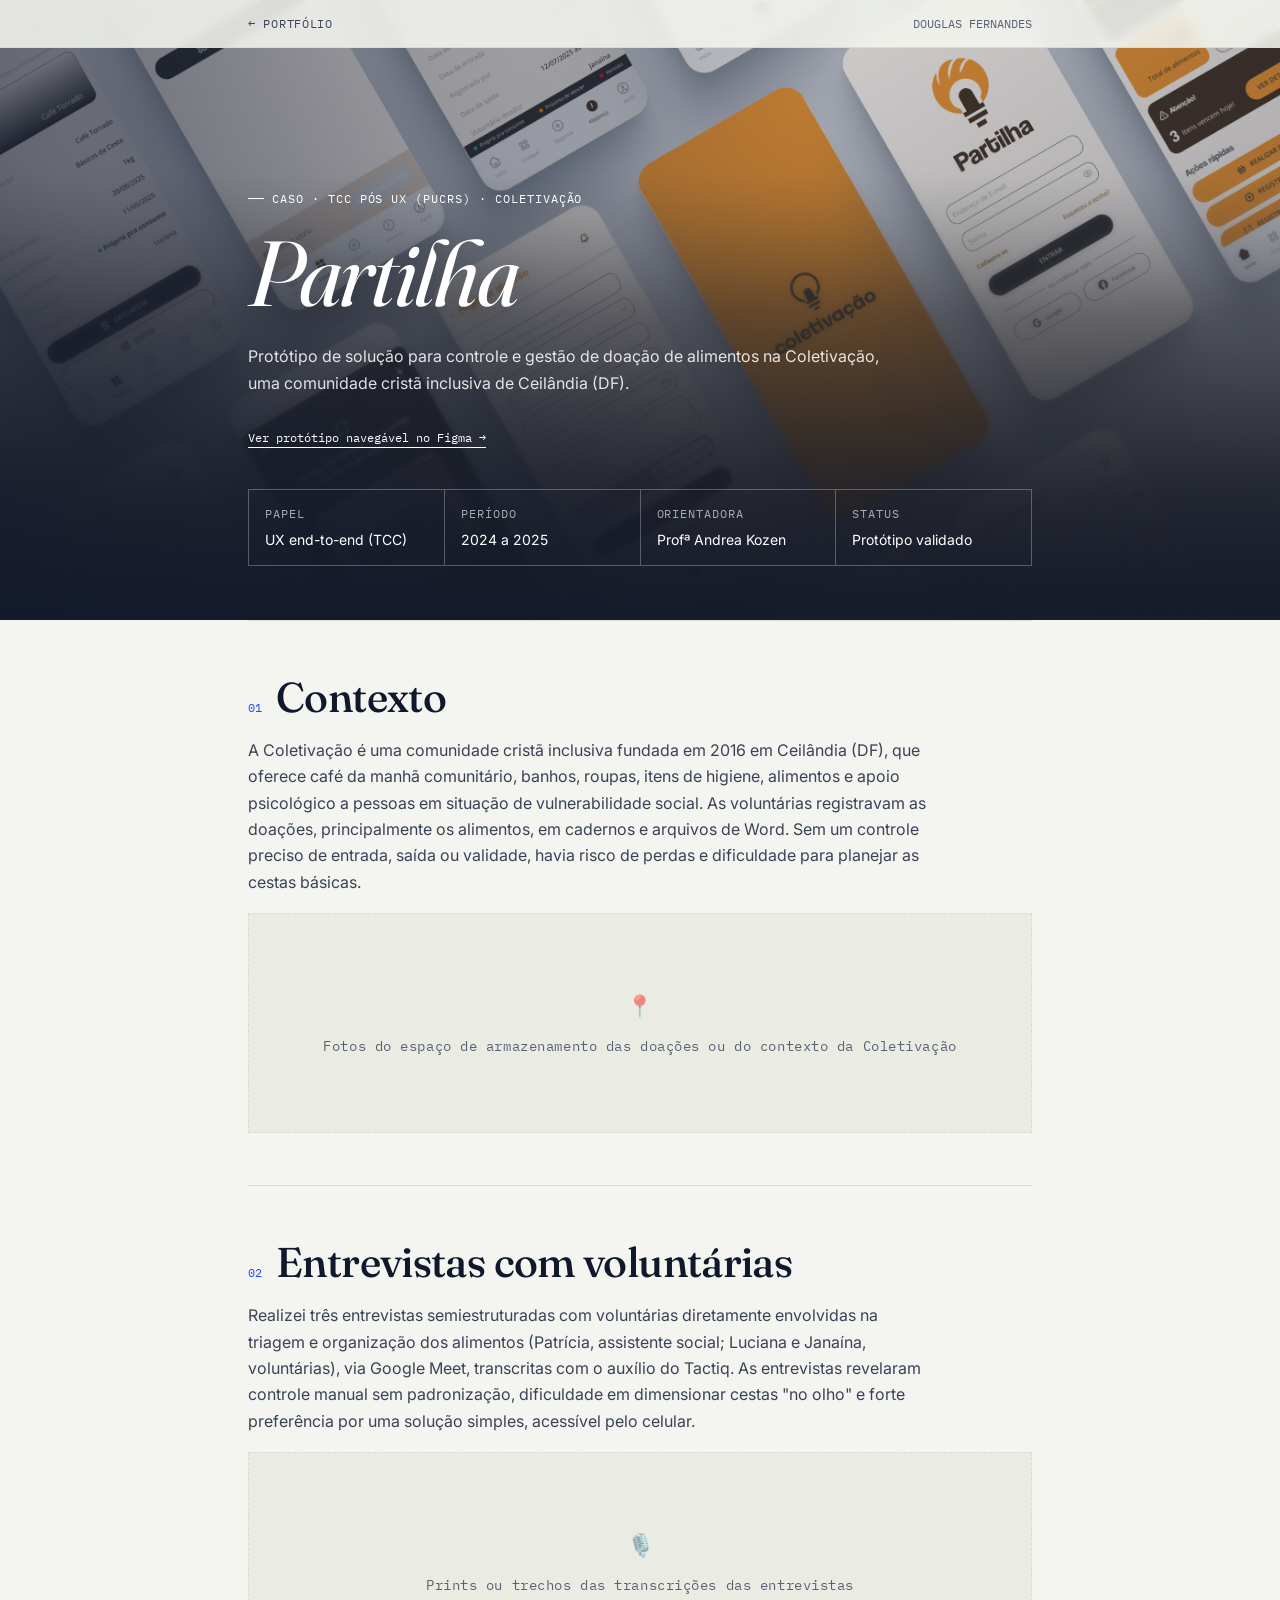
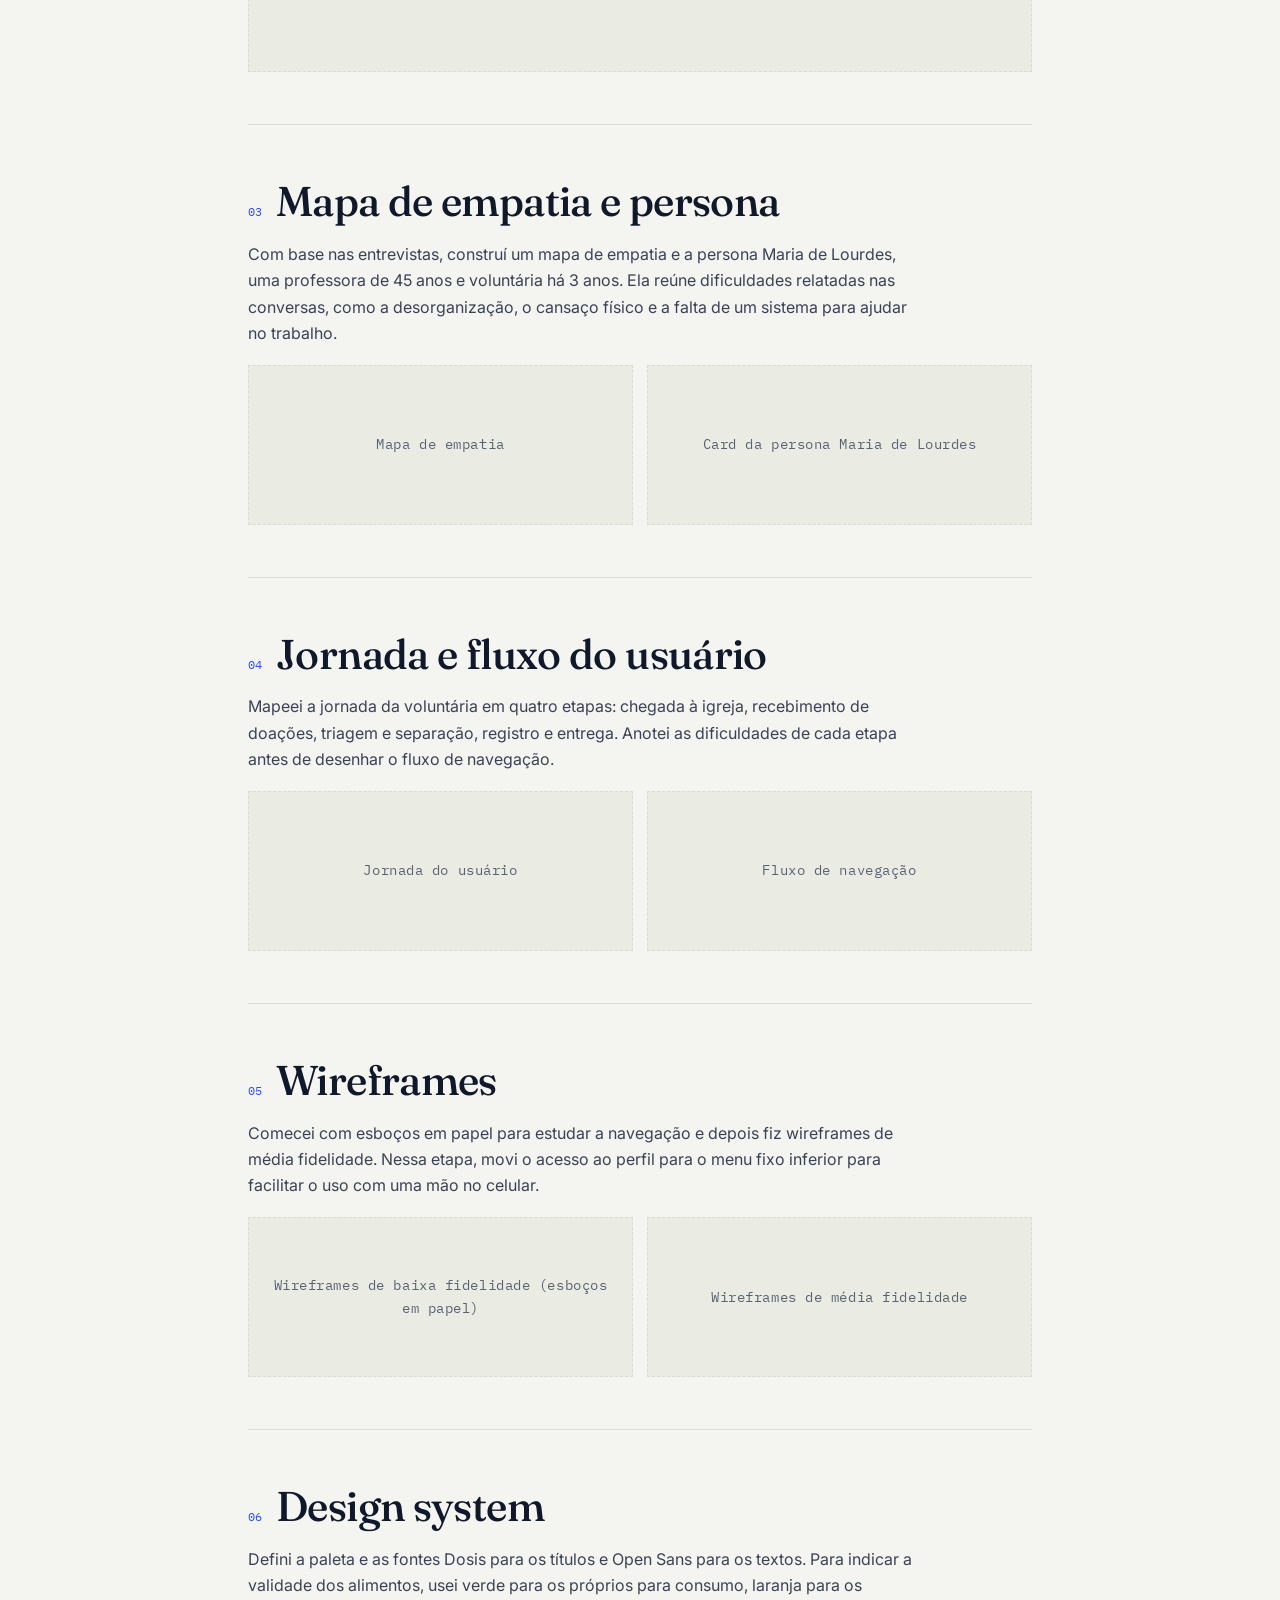
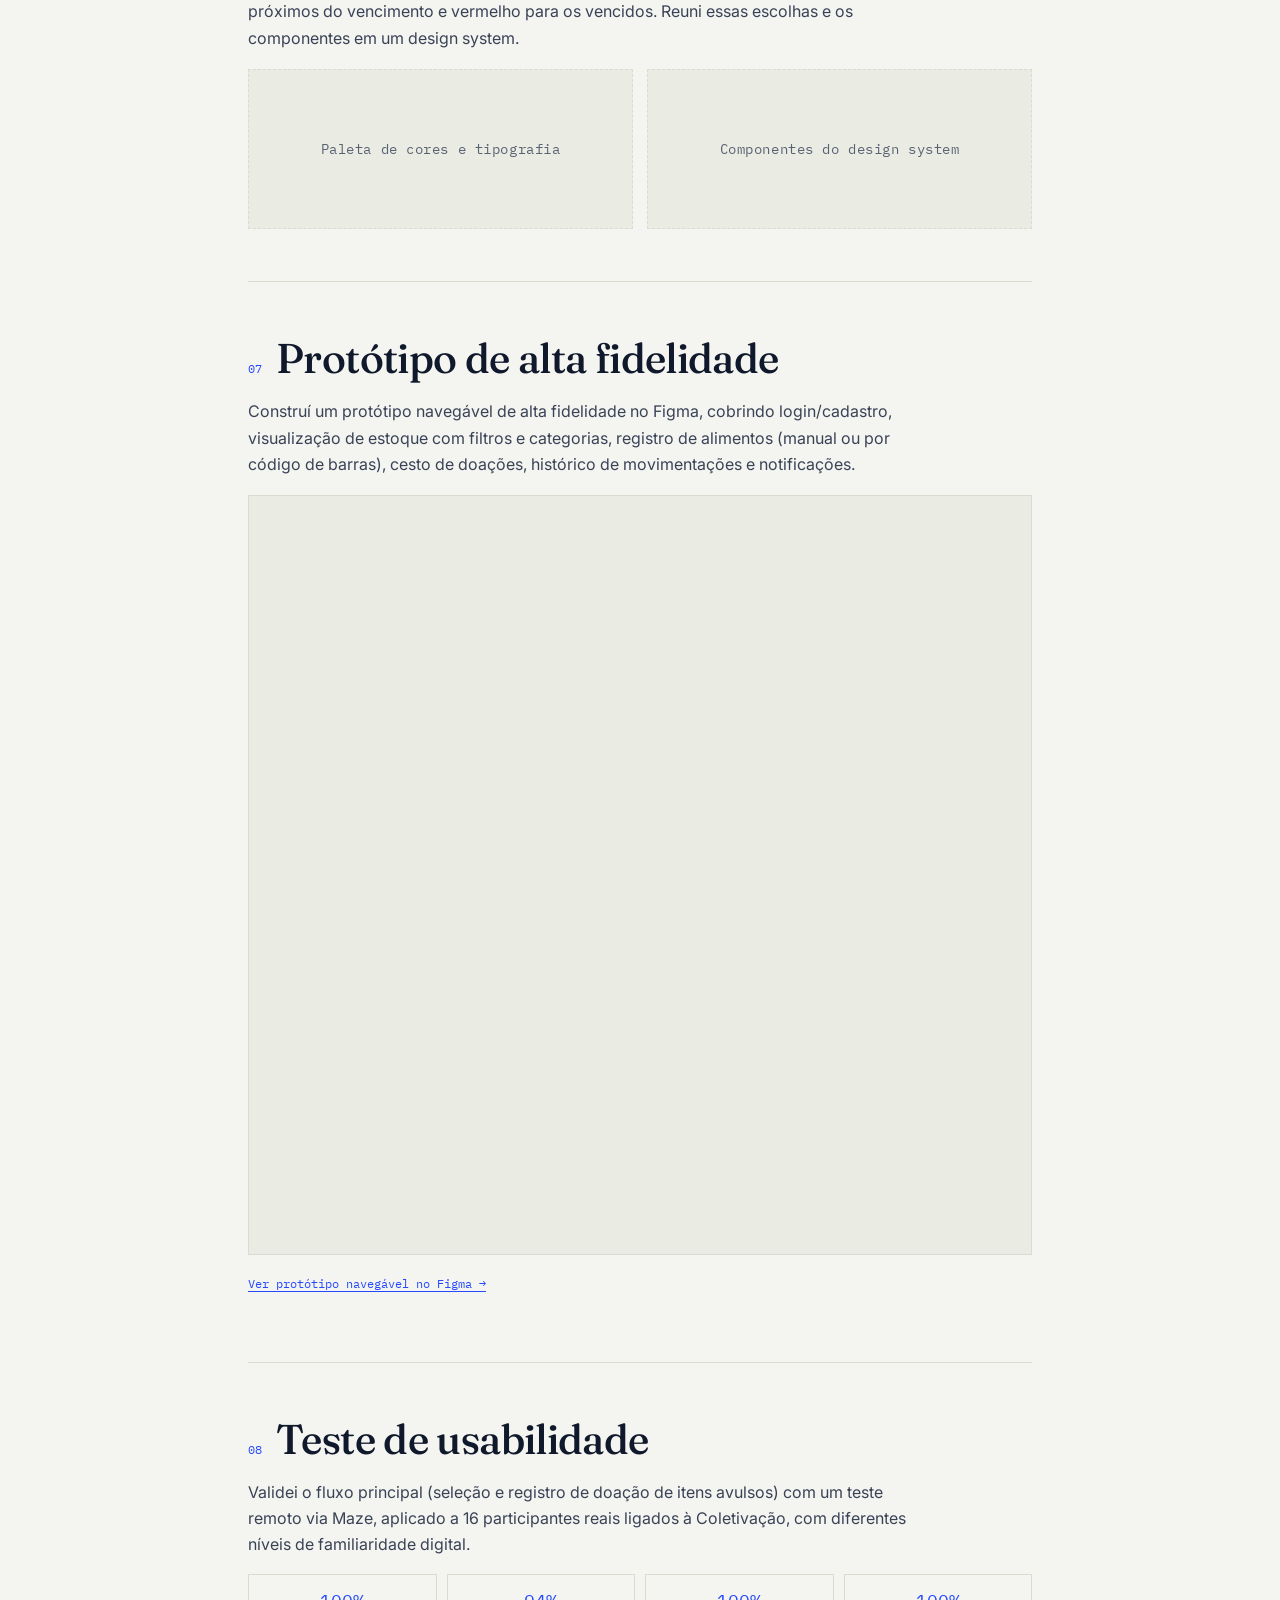
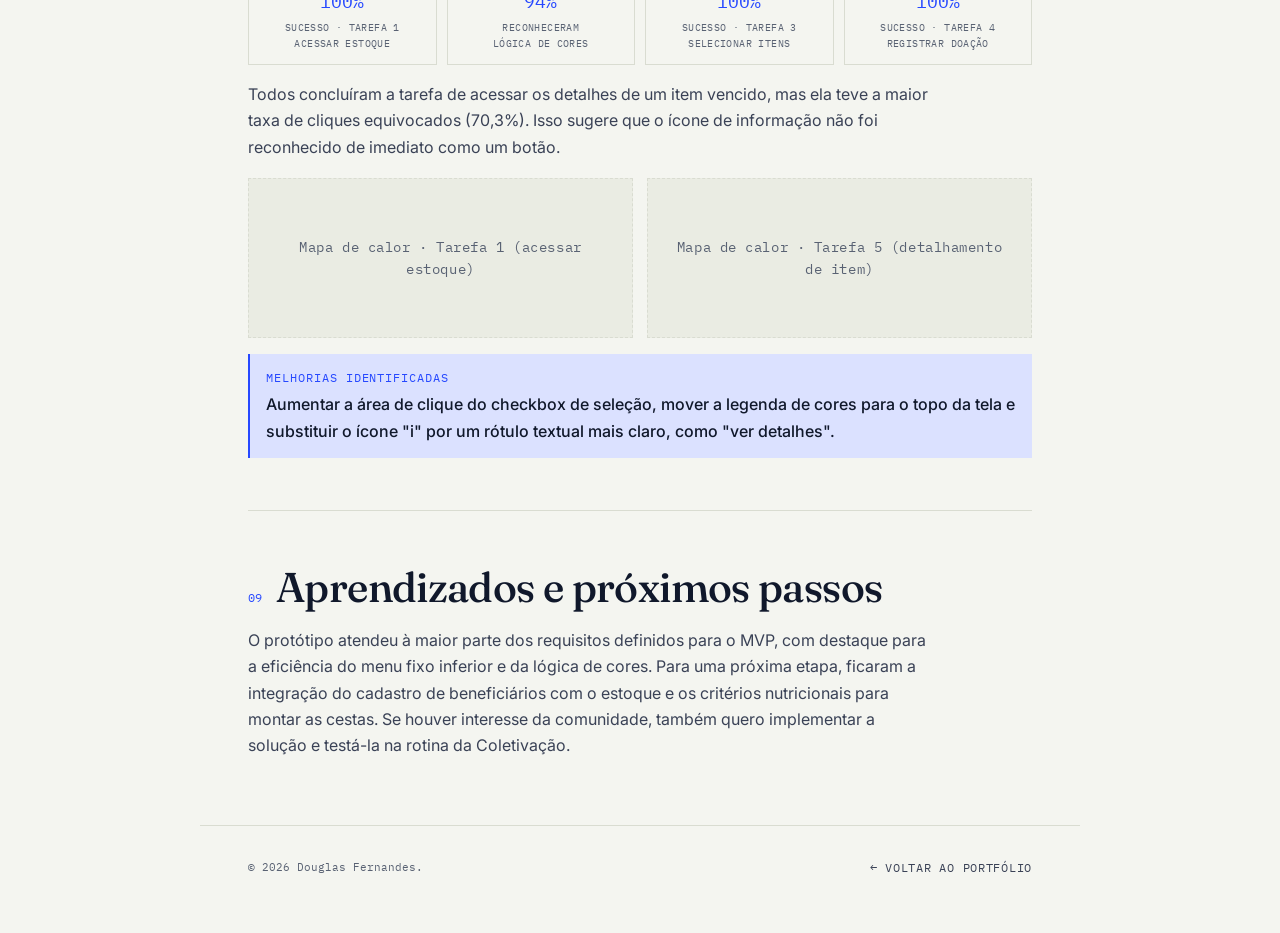
<file: cases/partilha/index.html>
<!DOCTYPE html>
<html lang="pt-BR">
<head>
<meta charset="UTF-8">
<meta name="viewport" content="width=device-width, initial-scale=1.0">
<title>Partilha · Case completo · Douglas Fernandes</title>
<meta name="description" content="Detalhamento completo do case Partilha (TCC PUCRS): contexto da Coletivação, pesquisa, persona, wireframes, design system, protótipo e teste de usabilidade.">
<style>

  *{box-sizing:border-box;}
  html{scroll-behavior:smooth;}
  @media (prefers-reduced-motion: reduce){ html{scroll-behavior:auto;} }
  body{ margin:0; background:var(--paper); color:var(--ink); font-family:var(--font-body); font-size:16px; line-height:1.6; -webkit-font-smoothing:antialiased; }
  ::selection{ background:var(--cobalt); color:var(--paper); }
  a{ color:inherit; }
  a:focus-visible, button:focus-visible{ outline:2px solid var(--cobalt); outline-offset:3px; }

  .grid-backdrop{ position:fixed; inset:0; z-index:0; pointer-events:none;
    background-image: linear-gradient(var(--line) 1px, transparent 1px), linear-gradient(90deg, var(--line) 1px, transparent 1px);
    background-size: 48px 48px; opacity:0.5;
    mask-image: radial-gradient(ellipse 90% 70% at 50% 0%, black 40%, transparent 95%); }

  .wrap{ max-width:880px; margin:0 auto; padding-inline:var(--gap); position:relative; z-index:1; }

  header.site-nav{ position:fixed; top:0; left:0; right:0; z-index:20;
    background:color-mix(in srgb, var(--paper) 88%, transparent); backdrop-filter:blur(6px); border-bottom:1px solid var(--line); }
  .nav-inner{ max-width:880px; margin:0 auto; padding:14px var(--gap); display:flex; align-items:center; justify-content:space-between; }
  .back-link{ font-family:var(--font-label); font-size:12px; letter-spacing:0.06em; text-transform:uppercase; text-decoration:none; color:var(--ink-soft); display:flex; align-items:center; gap:6px; }
  .back-link:hover{ color:var(--cobalt); }
  .nav-mark{ font-family:var(--font-label); font-size:12px; color:var(--slate); text-decoration:none; }

  .hero{
    position:relative;
    min-height:620px;
    padding:0;
    display:flex;
    align-items:flex-end;
    overflow:hidden;
    color:#fff;
    background:var(--ink);
  }

  .hero-image{
    position:absolute;
    inset:0;
    z-index:0;
    background:var(--ink);
  }

  .hero-image img{
    width:100%;
    height:100%;
    display:block;
    object-fit:cover;
    object-position:center;
  }

  .hero-image::after{
    content:"";
    position:absolute;
    inset:0;
    background:
      linear-gradient(180deg, rgba(16,24,43,.12) 0%, rgba(16,24,43,.18) 28%, rgba(16,24,43,.88) 100%),
      linear-gradient(90deg, rgba(16,24,43,.58) 0%, rgba(16,24,43,.08) 65%, rgba(16,24,43,.18) 100%);
  }

  .hero .wrap{
    width:100%;
    padding-top:150px;
    padding-bottom:54px;
    position:relative;
    z-index:1;
  }

  .hero .eyebrow{
    font-family:var(--font-label);
    font-size:12px;
    letter-spacing:0.14em;
    text-transform:uppercase;
    color:#fff;
    display:flex;
    align-items:center;
    gap:8px;
  }

  .hero .eyebrow::before{
    content:"";
    width:16px;
    height:1px;
    background:#fff;
    display:inline-block;
  }

  .hero-title{
    font-family:var(--font-heading);
    font-style:italic;
    font-weight:400;
    font-size:clamp(3.2rem, 8vw, 6.5rem);
    line-height:.92;
    margin:16px 0 0;
    color:#fff;
    text-shadow:0 2px 24px rgba(0,0,0,.18);
  }

  .hero-sub{
    font-family:var(--font-label);
    font-size:13px;
    color:rgba(255,255,255,.86);
    margin-top:22px;
    max-width:640px;
  }

  .hero .case-link{
    color:#fff;
    border-bottom-color:#fff;
  }

  .hero .spec-sheet{
    border-color:rgba(255,255,255,.28);
  }

  .hero .spec-cell{
    border-color:rgba(255,255,255,.28);
  }

  .hero .spec-label{
    color:rgba(255,255,255,.62);
  }

  .hero .spec-value{
    color:#fff;
  }

  @media (max-width:640px){
    .hero{ min-height:720px; }
    .hero .wrap{ padding-top:120px; padding-bottom:32px; }
    .hero .spec-sheet{ grid-template-columns:repeat(2,1fr); }
  }

  .spec-sheet{ margin-top:40px; display:grid; grid-template-columns:repeat(4,1fr); border-top:1px solid var(--line); border-left:1px solid var(--line); }
  .spec-cell{ border-right:1px solid var(--line); border-bottom:1px solid var(--line); padding:14px 16px; }
  .spec-label{ font-family:var(--font-label); font-size:10px; letter-spacing:0.1em; text-transform:uppercase; color:var(--slate); margin-bottom:5px; }
  .spec-value{ font-size:13.5px; }
  @media (max-width:640px){ .spec-sheet{ grid-template-columns:repeat(2,1fr); } }

  .stage{ padding:52px 0; border-top:1px solid var(--line); }
  .stage-head{ display:flex; align-items:baseline; gap:14px; margin-bottom:14px; }
  .stage-num{ font-family:var(--font-label); font-size:13px; color:var(--cobalt); }
  .stage h2{ font-family:var(--font-heading); font-weight:500; font-size:clamp(1.3rem,2.6vw,1.7rem); margin:0; }
  .stage p{ color:var(--ink-soft); margin:0 0 14px; max-width:68ch; }
  .stage ul{ color:var(--ink-soft); padding-left:20px; }
  .stage ul li{ margin-bottom:6px; }

  .case-link{
    display:inline-block; margin-top:16px;
    font-family:var(--font-label); font-size:11.5px;
    color:var(--cobalt); text-decoration:none; border-bottom:1px solid var(--cobalt);
  }

  .case-links{ display:flex; flex-wrap:wrap; gap:20px; margin-top:16px; }

  .prototype-embed{
    display:block; width:100%; height:760px; margin-top:18px;
    border:1px solid var(--line); background:var(--paper-dim);
  }
  @media (max-width:640px){ .prototype-embed{ height:640px; } }

  .img-placeholder{
    margin-top:18px; border:1.5px dashed var(--line); background:var(--paper-dim);
    display:flex; align-items:center; justify-content:center; text-align:center;
    min-height:220px; padding:24px; color:var(--slate);
  }
  .img-placeholder .ph-label{ font-family:var(--font-label); font-size:11.5px; letter-spacing:0.04em; max-width:44ch; line-height:1.6; }
  .img-placeholder .ph-icon{ display:block; font-size:22px; margin-bottom:8px; opacity:0.6; }
  .img-grid{ display:grid; grid-template-columns:1fr 1fr; gap:14px; margin-top:18px; }
  .img-grid .img-placeholder{ margin-top:0; min-height:160px; }
  @media (max-width:640px){ .img-grid{ grid-template-columns:1fr; } }

  .callout{ margin-top:16px; padding:14px 16px; border-left:2px solid var(--cobalt); background:var(--cobalt-dim); }
  .callout .oc-label{ font-family:var(--font-label); font-size:10.5px; letter-spacing:0.1em; text-transform:uppercase; color:var(--cobalt); margin-bottom:4px; }
  .callout .oc-value{ font-size:14.5px; }

  .metric-row{ display:grid; grid-template-columns:repeat(4,1fr); gap:10px; margin:16px 0; }
  .metric{ border:1px solid var(--line); padding:12px 10px; text-align:center; }
  .metric .m-value{ font-family:var(--font-label); font-size:18px; color:var(--cobalt); }
  .metric .m-label{ font-family:var(--font-label); font-size:9.5px; color:var(--slate); letter-spacing:0.04em; margin-top:4px; }
  @media (max-width:640px){ .metric-row{ grid-template-columns:repeat(2,1fr); } }

  footer{ border-top:1px solid var(--line); padding:32px var(--gap) 56px; max-width:880px; margin:0 auto; position:relative; z-index:1;
    display:flex; justify-content:space-between; flex-wrap:wrap; gap:10px; font-family:var(--font-label); font-size:11px; color:var(--slate); }
</style>
<link rel="stylesheet" href="../../assets/css/site.css">
</head>
<body>

<div class="grid-backdrop" aria-hidden="true"></div>

<header class="site-nav">
  <div class="nav-inner">
    <a href="../../index.html" class="back-link">← Portfólio</a>
    <span class="nav-mark">DOUGLAS FERNANDES</span>
  </div>
</header>

<main>
  <section class="hero">
    <div class="hero-image" aria-hidden="true">
      <img src="../../imagens/partilha/hero.jpg" alt="">
    </div>

    <div class="wrap">
      <p class="eyebrow">Caso · TCC Pós UX (PUCRS) · Coletivação</p>
    <h1 class="hero-title">Partilha</h1>
    <p class="hero-sub">Protótipo de solução para controle e gestão de doação de alimentos na Coletivação, uma comunidade cristã inclusiva de Ceilândia (DF).</p>

    <a class="case-link" href="https://www.figma.com/proto/sYmxxDw6W4Vsl3dSHpmQSi/Coletiva%C3%A7%C3%A3o---Controle-e-Gest%C3%A3o-de-Doa%C3%A7%C3%A3o-de-Alimentos?node-id=63-135&t=Vn6r7iNjdW1dA0JK-1&scaling=scale-down&content-scaling=fixed&page-id=55%3A313&starting-point-node-id=63%3A171" target="_blank" rel="noopener">Ver protótipo navegável no Figma →</a>

      <div class="spec-sheet">
        <div class="spec-cell"><div class="spec-label">Papel</div><div class="spec-value">UX end-to-end (TCC)</div></div>
        <div class="spec-cell"><div class="spec-label">Período</div><div class="spec-value">2024 a 2025</div></div>
        <div class="spec-cell"><div class="spec-label">Orientadora</div><div class="spec-value">Profª Andrea Kozen</div></div>
        <div class="spec-cell"><div class="spec-label">Status</div><div class="spec-value">Protótipo validado</div></div>
      </div>
    </div>
  </section>

  <section class="wrap">

    <div class="stage">
      <div class="stage-head"><span class="stage-num">01</span><h2>Contexto</h2></div>
      <p>A Coletivação é uma comunidade cristã inclusiva fundada em 2016 em Ceilândia (DF), que oferece café da manhã comunitário, banhos, roupas, itens de higiene, alimentos e apoio psicológico a pessoas em situação de vulnerabilidade social. As voluntárias registravam as doações, principalmente os alimentos, em cadernos e arquivos de Word. Sem um controle preciso de entrada, saída ou validade, havia risco de perdas e dificuldade para planejar as cestas básicas.</p>
      <div class="img-placeholder">
        <div><span class="ph-icon">📍</span><span class="ph-label">Fotos do espaço de armazenamento das doações ou do contexto da Coletivação</span></div>
      </div>
    </div>

    <div class="stage">
      <div class="stage-head"><span class="stage-num">02</span><h2>Entrevistas com voluntárias</h2></div>
      <p>Realizei três entrevistas semiestruturadas com voluntárias diretamente envolvidas na triagem e organização dos alimentos (Patrícia, assistente social; Luciana e Janaína, voluntárias), via Google Meet, transcritas com o auxílio do Tactiq. As entrevistas revelaram controle manual sem padronização, dificuldade em dimensionar cestas "no olho" e forte preferência por uma solução simples, acessível pelo celular.</p>
      <div class="img-placeholder">
        <div><span class="ph-icon">🎙️</span><span class="ph-label">Prints ou trechos das transcrições das entrevistas</span></div>
      </div>
    </div>

    <div class="stage">
      <div class="stage-head"><span class="stage-num">03</span><h2>Mapa de empatia e persona</h2></div>
      <p>Com base nas entrevistas, construí um mapa de empatia e a persona Maria de Lourdes, uma professora de 45 anos e voluntária há 3 anos. Ela reúne dificuldades relatadas nas conversas, como a desorganização, o cansaço físico e a falta de um sistema para ajudar no trabalho.</p>
      <div class="img-grid">
        <div class="img-placeholder"><span class="ph-label">Mapa de empatia</span></div>
        <div class="img-placeholder"><span class="ph-label">Card da persona Maria de Lourdes</span></div>
      </div>
    </div>

    <div class="stage">
      <div class="stage-head"><span class="stage-num">04</span><h2>Jornada e fluxo do usuário</h2></div>
      <p>Mapeei a jornada da voluntária em quatro etapas: chegada à igreja, recebimento de doações, triagem e separação, registro e entrega. Anotei as dificuldades de cada etapa antes de desenhar o fluxo de navegação.</p>
      <div class="img-grid">
        <div class="img-placeholder"><span class="ph-label">Jornada do usuário</span></div>
        <div class="img-placeholder"><span class="ph-label">Fluxo de navegação</span></div>
      </div>
    </div>

    <div class="stage">
      <div class="stage-head"><span class="stage-num">05</span><h2>Wireframes</h2></div>
      <p>Comecei com esboços em papel para estudar a navegação e depois fiz wireframes de média fidelidade. Nessa etapa, movi o acesso ao perfil para o menu fixo inferior para facilitar o uso com uma mão no celular.</p>
      <div class="img-grid">
        <div class="img-placeholder"><span class="ph-label">Wireframes de baixa fidelidade (esboços em papel)</span></div>
        <div class="img-placeholder"><span class="ph-label">Wireframes de média fidelidade</span></div>
      </div>
    </div>

    <div class="stage">
      <div class="stage-head"><span class="stage-num">06</span><h2>Design system</h2></div>
      <p>Defini a paleta e as fontes Dosis para os títulos e Open Sans para os textos. Para indicar a validade dos alimentos, usei verde para os próprios para consumo, laranja para os próximos do vencimento e vermelho para os vencidos. Reuni essas escolhas e os componentes em um design system.</p>
      <div class="img-grid">
        <div class="img-placeholder"><span class="ph-label">Paleta de cores e tipografia</span></div>
        <div class="img-placeholder"><span class="ph-label">Componentes do design system</span></div>
      </div>
    </div>

    <div class="stage">
      <div class="stage-head"><span class="stage-num">07</span><h2>Protótipo de alta fidelidade</h2></div>
      <p>Construí um protótipo navegável de alta fidelidade no Figma, cobrindo login/cadastro, visualização de estoque com filtros e categorias, registro de alimentos (manual ou por código de barras), cesto de doações, histórico de movimentações e notificações.</p>
      <iframe
        class="prototype-embed"
        title="Protótipo navegável de alta fidelidade do Partilha"
        src="https://www.figma.com/embed?embed_host=share&amp;url=https%3A%2F%2Fwww.figma.com%2Fproto%2FsYmxxDw6W4Vsl3dSHpmQSi%2FPartilha---Controle-e-Gest%25C3%25A3o-de-Doa%25C3%25A7%25C3%25A3o-de-Alimentos%3Fnode-id%3D63-135%26t%3Dbmive8zNipDUF7c7-1%26scaling%3Dscale-down%26content-scaling%3Dfixed%26page-id%3D55%253A313%26starting-point-node-id%3D63%253A171%26show-proto-sidebar%3D1"
        loading="lazy"
        allowfullscreen>
      </iframe>
      <p style="margin-top:14px;"><a href="https://www.figma.com/proto/sYmxxDw6W4Vsl3dSHpmQSi/Partilha---Controle-e-Gest%C3%A3o-de-Doa%C3%A7%C3%A3o-de-Alimentos?node-id=63-135&amp;t=bmive8zNipDUF7c7-1&amp;scaling=scale-down&amp;content-scaling=fixed&amp;page-id=55%3A313&amp;starting-point-node-id=63%3A171&amp;show-proto-sidebar=1" target="_blank" rel="noopener" style="font-family:var(--font-label); font-size:12px; color:var(--cobalt); border-bottom:1px solid var(--cobalt); text-decoration:none;">Ver protótipo navegável no Figma →</a></p>
    </div>

    <div class="stage">
      <div class="stage-head"><span class="stage-num">08</span><h2>Teste de usabilidade</h2></div>
      <p>Validei o fluxo principal (seleção e registro de doação de itens avulsos) com um teste remoto via Maze, aplicado a 16 participantes reais ligados à Coletivação, com diferentes níveis de familiaridade digital.</p>

      <div class="metric-row">
        <div class="metric"><div class="m-value">100%</div><div class="m-label">SUCESSO · TAREFA 1<br>ACESSAR ESTOQUE</div></div>
        <div class="metric"><div class="m-value">94%</div><div class="m-label">RECONHECERAM<br>LÓGICA DE CORES</div></div>
        <div class="metric"><div class="m-value">100%</div><div class="m-label">SUCESSO · TAREFA 3<br>SELECIONAR ITENS</div></div>
        <div class="metric"><div class="m-value">100%</div><div class="m-label">SUCESSO · TAREFA 4<br>REGISTRAR DOAÇÃO</div></div>
      </div>

      <p>Todos concluíram a tarefa de acessar os detalhes de um item vencido, mas ela teve a maior taxa de cliques equivocados (70,3%). Isso sugere que o ícone de informação não foi reconhecido de imediato como um botão.</p>

      <div class="img-grid">
        <div class="img-placeholder"><span class="ph-label">Mapa de calor · Tarefa 1 (acessar estoque)</span></div>
        <div class="img-placeholder"><span class="ph-label">Mapa de calor · Tarefa 5 (detalhamento de item)</span></div>
      </div>

      <div class="callout">
        <div class="oc-label">Melhorias identificadas</div>
        <div class="oc-value">Aumentar a área de clique do checkbox de seleção, mover a legenda de cores para o topo da tela e substituir o ícone "i" por um rótulo textual mais claro, como "ver detalhes".</div>
      </div>
    </div>

    <div class="stage">
      <div class="stage-head"><span class="stage-num">09</span><h2>Aprendizados e próximos passos</h2></div>
      <p>O protótipo atendeu à maior parte dos requisitos definidos para o MVP, com destaque para a eficiência do menu fixo inferior e da lógica de cores. Para uma próxima etapa, ficaram a integração do cadastro de beneficiários com o estoque e os critérios nutricionais para montar as cestas. Se houver interesse da comunidade, também quero implementar a solução e testá-la na rotina da Coletivação.</p>
    </div>

  </section>
</main>

<footer>
  <span>© 2026 Douglas Fernandes.</span>
  <a href="../../index.html" class="back-link">← Voltar ao portfólio</a>
</footer>

</body>
</html>
</file>
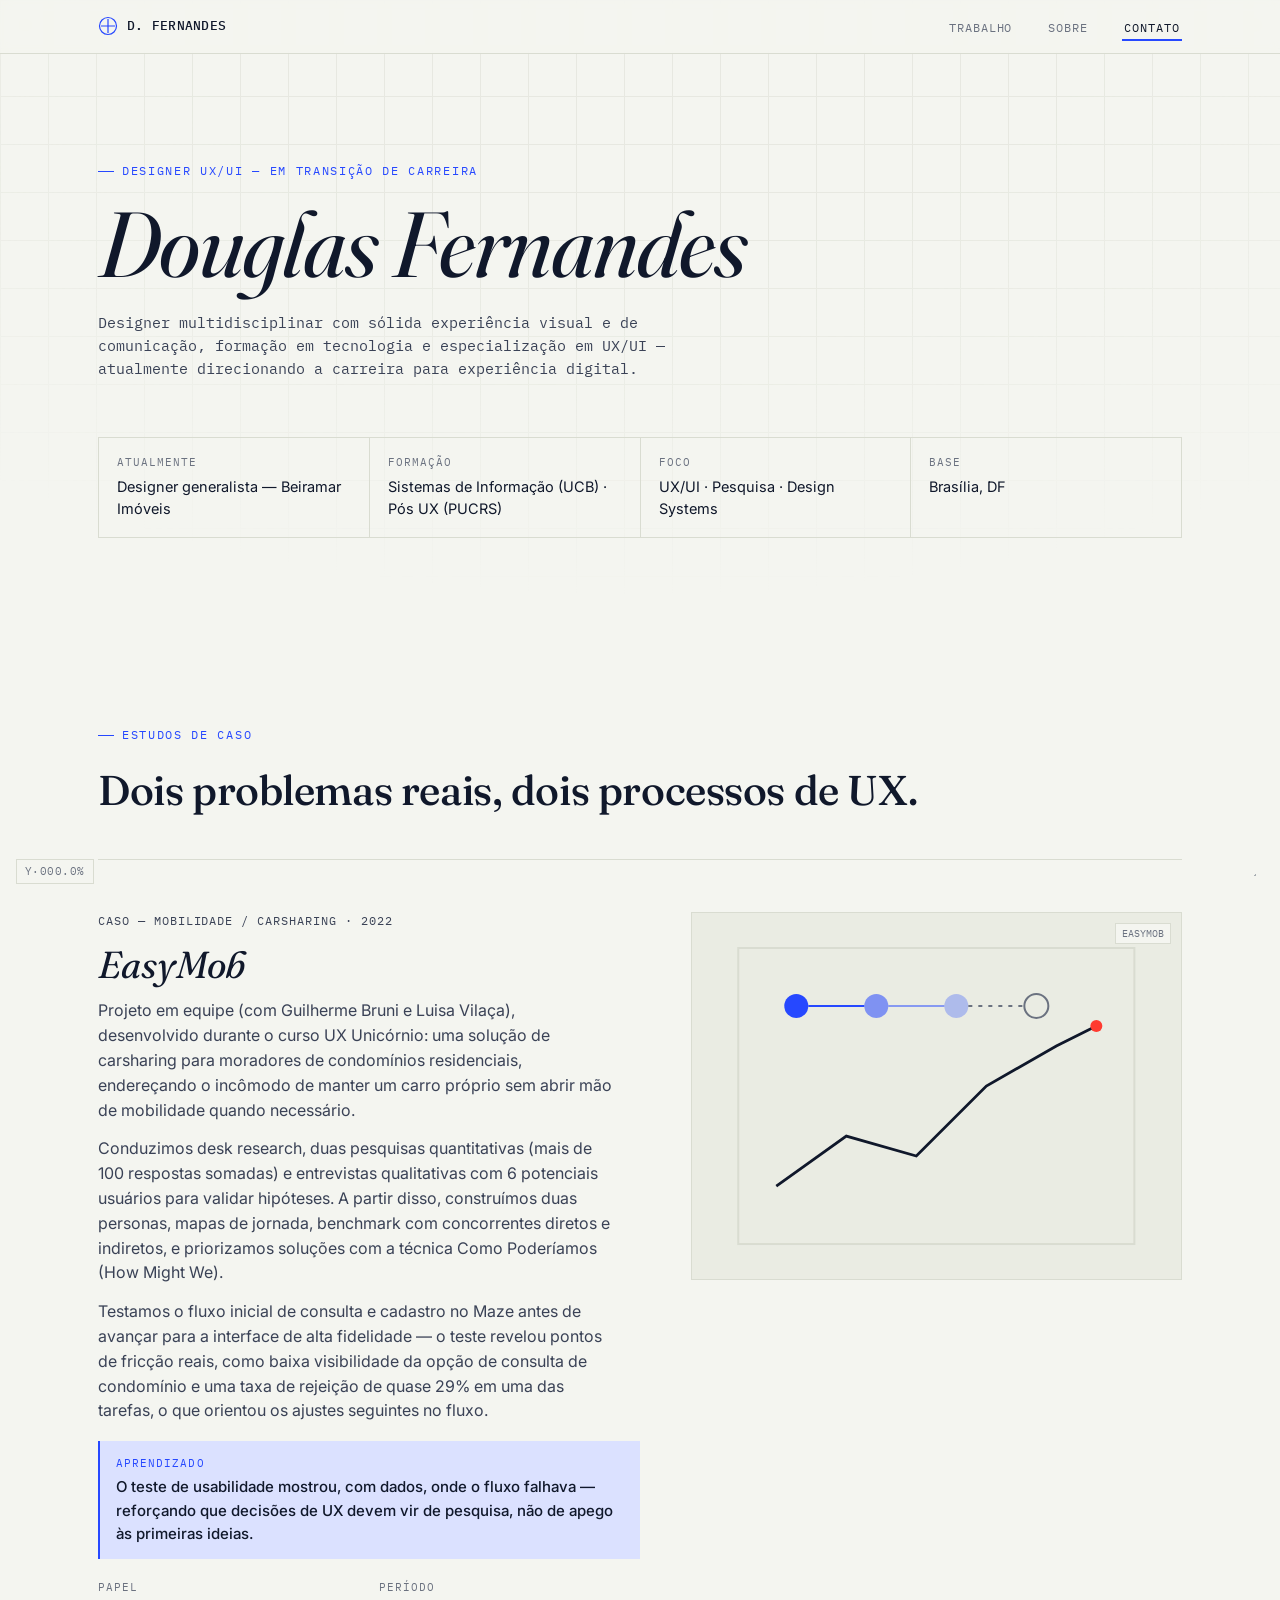
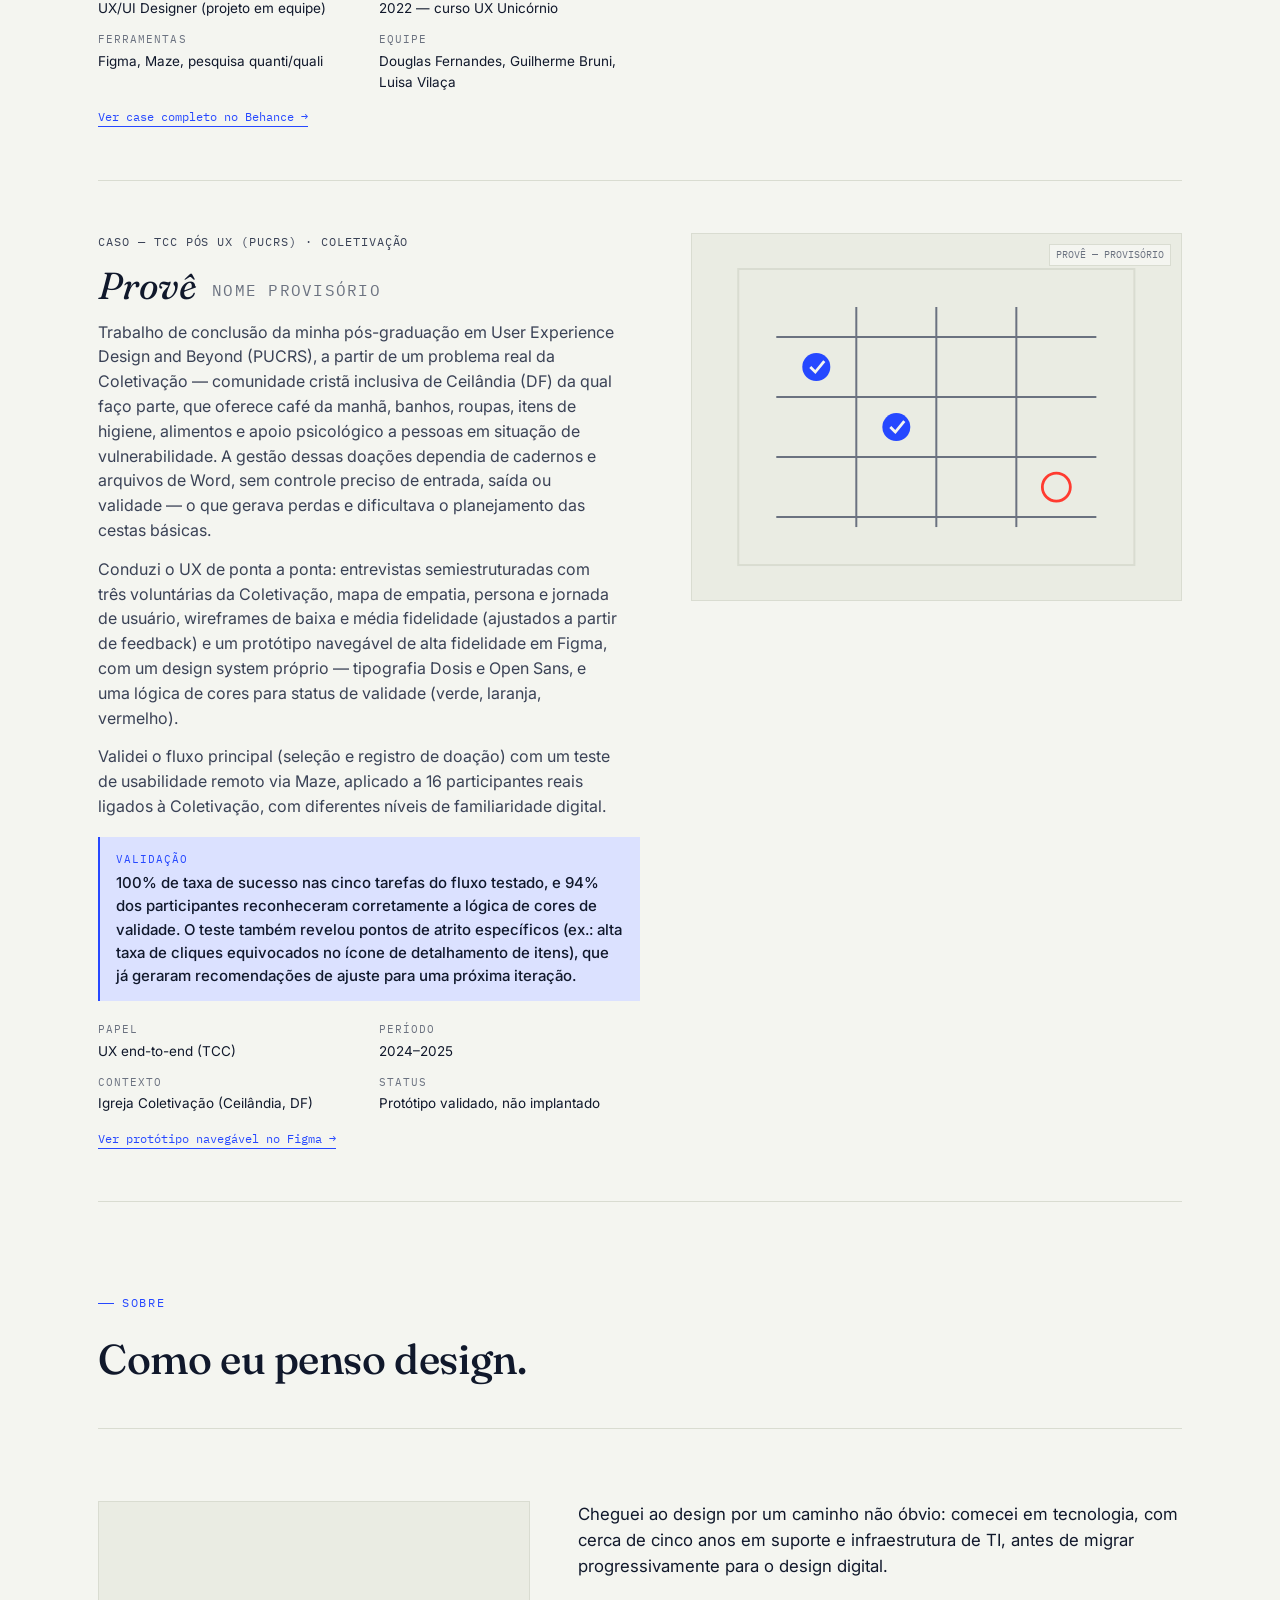
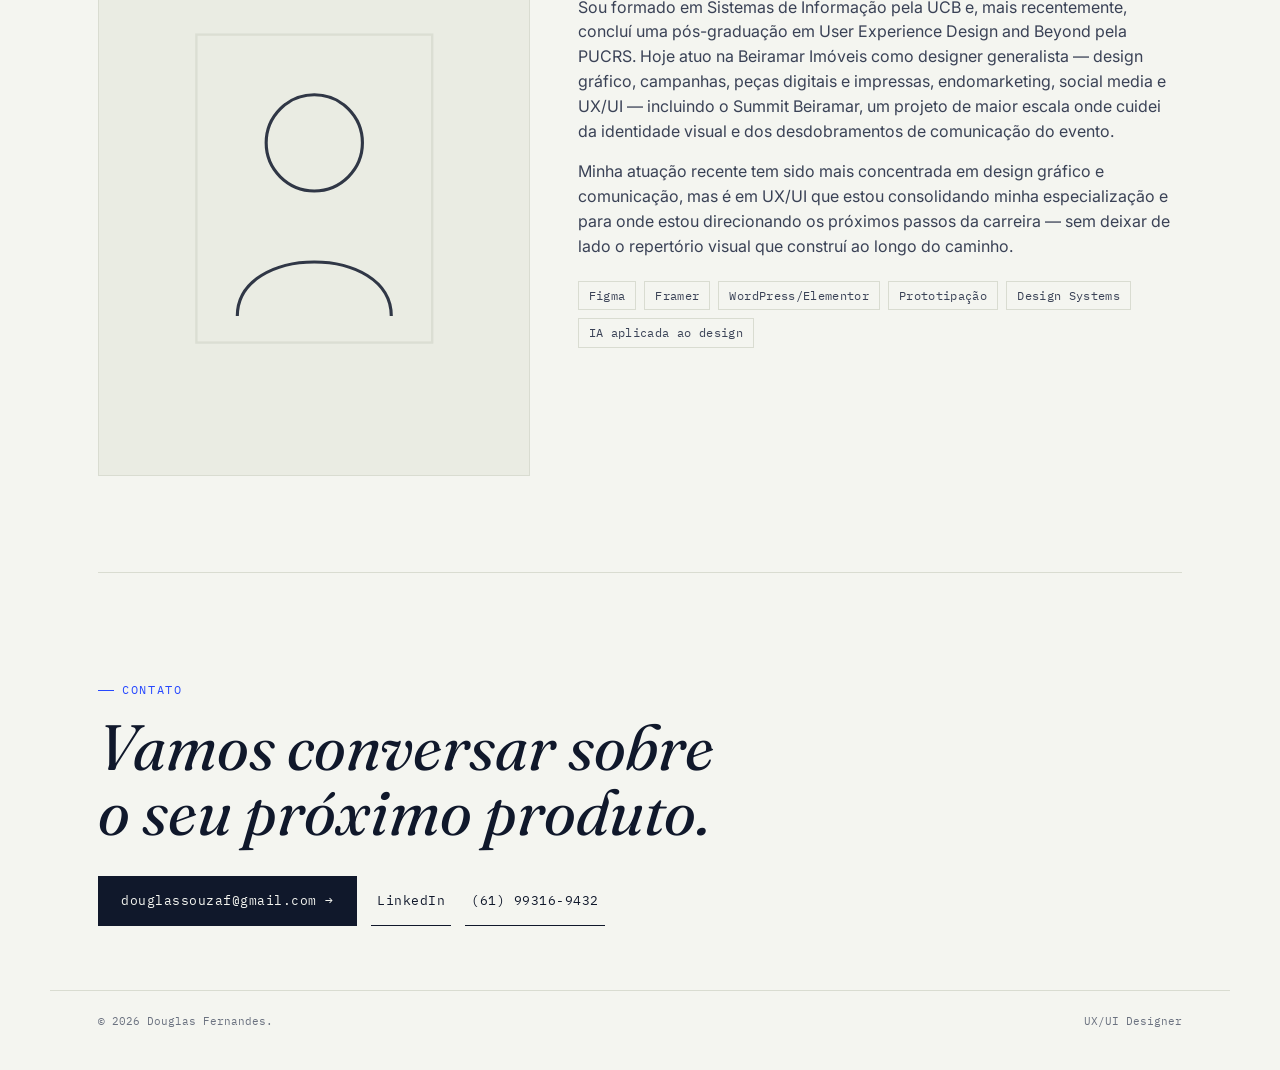
<file: portfolio.html>
<!DOCTYPE html>
<html lang="pt-BR">
<head>
<meta charset="UTF-8">
<meta name="viewport" content="width=device-width, initial-scale=1.0">
<title>Douglas Fernandes — Designer UX/UI</title>
<meta name="description" content="Portfólio de Douglas Fernandes, designer UX/UI em transição de carreira, com estudos de caso reais em UX.">
<link rel="preconnect" href="https://fonts.googleapis.com">
<link rel="preconnect" href="https://fonts.gstatic.com" crossorigin>
<link href="https://fonts.googleapis.com/css2?family=Fraunces:ital,opsz,wght@0,9..144,340;0,9..144,500;1,9..144,400;1,9..144,560&family=IBM+Plex+Mono:wght@400;500&family=Inter:wght@400;500;600&display=swap" rel="stylesheet">
<style>
  :root{
    --paper:#F4F5F0;
    --paper-dim:#EAECE3;
    --line:#D9DCD1;
    --ink:#10182B;
    --ink-soft:#3A4256;
    --cobalt:#2648FF;
    --cobalt-dim:#dbe1ff;
    --slate:#6B7280;
    --signal:#FF3B30;
    --gap: clamp(1.25rem, 4vw, 3rem);
  }

  *{box-sizing:border-box;}
  html{scroll-behavior:smooth;}
  @media (prefers-reduced-motion: reduce){
    html{scroll-behavior:auto;}
    *{animation-duration:0.001ms !important; animation-iteration-count:1 !important; transition-duration:0.001ms !important;}
  }

  body{
    margin:0;
    background:var(--paper);
    color:var(--ink);
    font-family:'Inter', sans-serif;
    font-size:16px;
    line-height:1.55;
    -webkit-font-smoothing:antialiased;
  }

  ::selection{ background:var(--cobalt); color:var(--paper); }

  a{ color:inherit; }

  /* ---------- grid backdrop ---------- */
  .grid-backdrop{
    position:fixed; inset:0;
    z-index:0;
    pointer-events:none;
    background-image:
      linear-gradient(var(--line) 1px, transparent 1px),
      linear-gradient(90deg, var(--line) 1px, transparent 1px);
    background-size: 48px 48px;
    opacity:0.5;
    mask-image: radial-gradient(ellipse 90% 70% at 50% 0%, black 40%, transparent 95%);
  }

  /* ---------- registration crosshairs ---------- */
  .crosshair{
    position:fixed; width:18px; height:18px; z-index:5; pointer-events:none;
    opacity:0.55;
  }
  .crosshair::before, .crosshair::after{ content:""; position:absolute; background:var(--slate); }
  .crosshair::before{ left:8px; right:8px; top:50%; height:1px; }
  .crosshair::after{ top:8px; bottom:8px; left:50%; width:1px; }
  .cross-tl{ top:16px; left:16px; }
  .cross-tr{ top:16px; right:16px; }
  .cross-bl{ bottom:16px; left:16px; }
  .cross-br{ bottom:16px; right:16px; }
  @media (max-width:640px){ .crosshair{ display:none; } }

  /* ---------- coordinate readout ---------- */
  #coord-readout{
    position:fixed; left:16px; bottom:16px; z-index:6;
    font-family:'IBM Plex Mono', monospace;
    font-size:11px; letter-spacing:0.04em;
    color:var(--slate);
    background:var(--paper);
    padding:3px 8px;
    border:1px solid var(--line);
    pointer-events:none;
  }
  @media (max-width:640px){ #coord-readout{ display:none; } }

  /* ---------- layout helpers ---------- */
  .wrap{ max-width:1180px; margin:0 auto; padding-inline:var(--gap); position:relative; z-index:1; }
  section{ position:relative; z-index:1; }

  .eyebrow{
    font-family:'IBM Plex Mono', monospace;
    font-size:12px;
    letter-spacing:0.14em;
    text-transform:uppercase;
    color:var(--cobalt);
    display:flex; align-items:center; gap:8px;
  }
  .eyebrow::before{ content:""; width:16px; height:1px; background:var(--cobalt); display:inline-block; }

  /* ---------- nav ---------- */
  header.site-nav{
    position:fixed; top:0; left:0; right:0; z-index:20;
    background:color-mix(in srgb, var(--paper) 88%, transparent);
    backdrop-filter:blur(6px);
    border-bottom:1px solid var(--line);
  }
  .nav-inner{
    max-width:1180px; margin:0 auto; padding:14px var(--gap);
    display:flex; align-items:center; justify-content:space-between;
  }
  .nav-mark{
    display:flex; align-items:center; gap:9px;
    font-family:'IBM Plex Mono', monospace; font-size:13px; font-weight:500;
    letter-spacing:0.02em; text-decoration:none; color:var(--ink);
  }
  .nav-mark svg{ width:20px; height:20px; }
  .nav-links{ display:flex; gap:clamp(14px,3vw,32px); list-style:none; margin:0; padding:0; }
  .nav-links a{
    font-family:'IBM Plex Mono', monospace; font-size:12px; letter-spacing:0.08em; text-transform:uppercase;
    text-decoration:none; color:var(--slate); padding:4px 2px; position:relative;
  }
  .nav-links a::after{
    content:""; position:absolute; left:0; right:0; bottom:-2px; height:2px; background:var(--cobalt);
    transform:scaleX(0); transform-origin:left; transition:transform .25s ease;
  }
  .nav-links a.active{ color:var(--ink); }
  .nav-links a.active::after{ transform:scaleX(1); }
  @media (max-width:600px){ .nav-links{ gap:12px; } .nav-links a{ font-size:10.5px; } }

  a:focus-visible, button:focus-visible{ outline:2px solid var(--cobalt); outline-offset:3px; }

  /* ---------- hero ---------- */
  .hero{ padding:150px 0 96px; }
  .hero-name{
    font-family:'Fraunces', serif;
    font-style:italic;
    font-weight:400;
    font-size:clamp(2.6rem, 7.2vw, 6.2rem);
    line-height:0.98;
    margin:18px 0 0;
    letter-spacing:-0.01em;
  }
  .hero-role{
    font-family:'IBM Plex Mono', monospace;
    font-size:clamp(13px, 1.4vw, 15px);
    color:var(--ink-soft);
    margin-top:22px;
    max-width:640px;
  }

  .spec-sheet{
    margin-top:56px;
    display:grid;
    grid-template-columns:repeat(4, 1fr);
    border-top:1px solid var(--line);
    border-left:1px solid var(--line);
  }
  .spec-cell{
    border-right:1px solid var(--line);
    border-bottom:1px solid var(--line);
    padding:16px 18px;
  }
  .spec-label{
    font-family:'IBM Plex Mono', monospace; font-size:10.5px; letter-spacing:0.1em;
    text-transform:uppercase; color:var(--slate); margin-bottom:6px;
  }
  .spec-value{ font-size:14.5px; color:var(--ink); }
  @media (max-width:760px){ .spec-sheet{ grid-template-columns:repeat(2,1fr); } }

  /* ---------- reveal ---------- */
  [data-reveal]{ opacity:0; transform:translateY(18px); transition:opacity .7s ease, transform .7s ease; }
  [data-reveal].in-view{ opacity:1; transform:translateY(0); }

  /* ---------- section heads ---------- */
  .section-head{ padding:80px 0 36px; }
  .section-title{
    font-family:'Fraunces', serif; font-weight:500; font-style:normal;
    font-size:clamp(1.8rem, 3.4vw, 2.6rem); margin:14px 0 0; letter-spacing:-0.01em;
  }

  /* ---------- case studies ---------- */
  .case{
    padding:52px 0;
    border-top:1px solid var(--line);
    display:grid;
    grid-template-columns:1.05fr 0.95fr;
    gap:clamp(24px,4vw,64px);
    align-items:start;
  }
  .case:last-of-type{ border-bottom:1px solid var(--line); }
  @media (max-width:860px){ .case{ grid-template-columns:1fr; } }

  .case-index{
    font-family:'IBM Plex Mono', monospace; font-size:12px; color:var(--slate);
    letter-spacing:0.08em; margin-bottom:10px;
  }
  .case-title{
    font-family:'Fraunces', serif; font-style:italic; font-weight:400;
    font-size:clamp(1.6rem, 3.2vw, 2.35rem); margin:0 0 14px; line-height:1.06;
  }
  .case-body p{ margin:0 0 14px; color:var(--ink-soft); max-width:52ch; }

  .case-visual{
    background:var(--paper-dim);
    border:1px solid var(--line);
    aspect-ratio:4/3;
    display:flex; align-items:center; justify-content:center;
    overflow:hidden;
    position:relative;
  }
  .case-visual svg{ width:82%; height:82%; }
  .case-visual .tag{
    position:absolute; top:10px; right:10px;
    font-family:'IBM Plex Mono', monospace; font-size:10px; color:var(--slate);
    background:var(--paper); border:1px solid var(--line); padding:2px 6px;
  }

  .case-outcome{
    margin-top:18px; padding:14px 16px;
    border-left:2px solid var(--cobalt);
    background:var(--cobalt-dim);
  }
  .case-outcome .oc-label{
    font-family:'IBM Plex Mono', monospace; font-size:10.5px; letter-spacing:0.1em; text-transform:uppercase;
    color:var(--cobalt); margin-bottom:4px;
  }
  .case-outcome .oc-value{ font-size:15px; font-weight:500; }

  .case-pending{
    margin-top:18px; padding:14px 16px;
    border-left:2px solid var(--slate);
    background:var(--paper-dim);
  }
  .case-pending .oc-label{
    font-family:'IBM Plex Mono', monospace; font-size:10.5px; letter-spacing:0.1em; text-transform:uppercase;
    color:var(--slate); margin-bottom:4px;
  }
  .case-pending .oc-value{ font-size:13.5px; color:var(--ink-soft); }

  .case-meta{
    display:grid; grid-template-columns:1fr 1fr; gap:12px 20px; margin-top:20px;
  }
  .case-meta div .spec-label{ margin-bottom:3px; }
  .case-meta div .spec-value{ font-size:13.5px; }
  .case-link{
    display:inline-block; margin-top:16px;
    font-family:'IBM Plex Mono', monospace; font-size:11.5px;
    color:var(--cobalt); text-decoration:none; border-bottom:1px solid var(--cobalt);
  }
  .case-links{ display:flex; flex-wrap:wrap; gap:20px; margin-top:16px; }

  /* ---------- detail pages (per-project) ---------- */
  #home-page.is-hidden{ display:none; }
  .detail-page{ display:none; background:var(--paper); min-height:100vh; position:relative; z-index:2; }
  .detail-page.is-active{ display:block; }

  .detail-header{
    position:sticky; top:0; z-index:30;
    background:color-mix(in srgb, var(--paper) 92%, transparent);
    backdrop-filter:blur(6px);
    border-bottom:1px solid var(--line);
    padding:16px var(--gap);
  }
  .back-link{
    font-family:'IBM Plex Mono', monospace; font-size:12px; letter-spacing:0.04em;
    text-decoration:none; color:var(--slate); display:inline-flex; align-items:center; gap:6px;
  }
  .back-link:hover{ color:var(--cobalt); }

  .detail-hero{ padding:64px 0 40px; }
  .detail-eyebrow{
    font-family:'IBM Plex Mono', monospace; font-size:12px; letter-spacing:0.12em; text-transform:uppercase;
    color:var(--cobalt);
  }
  .detail-title{
    font-family:'Fraunces', serif; font-style:italic; font-weight:400;
    font-size:clamp(2.2rem, 5.5vw, 4.2rem); margin:14px 0 18px; line-height:1.02;
  }
  .detail-intro{ color:var(--ink-soft); max-width:70ch; font-size:1.05rem; }

  .stage{ padding:52px 0; border-top:1px solid var(--line); }
  .stage-num{
    font-family:'IBM Plex Mono', monospace; font-size:11px; color:var(--slate); letter-spacing:0.1em; margin-bottom:8px;
  }
  .stage-title{
    font-family:'Fraunces', serif; font-weight:500; font-size:1.6rem; margin:0 0 16px; letter-spacing:-0.01em;
  }
  .stage-text p{ color:var(--ink-soft); max-width:72ch; margin:0 0 14px; }

  .media-slot{
    margin-top:22px; border:2px dashed var(--line); background:var(--paper-dim);
    padding:44px 20px; text-align:center;
  }
  .media-slot-label{
    display:block; font-family:'IBM Plex Mono', monospace; font-size:12.5px; color:var(--ink-soft); margin-bottom:6px;
  }
  .media-slot-hint{
    display:block; font-family:'IBM Plex Mono', monospace; font-size:10.5px; color:var(--slate);
  }
  .media-grid{ display:grid; grid-template-columns:1fr 1fr; gap:16px; margin-top:22px; }
  @media (max-width:700px){ .media-grid{ grid-template-columns:1fr; } }

  .stat-row{ display:flex; flex-wrap:wrap; gap:12px; margin-top:20px; }
  .stat-chip{
    border:1px solid var(--line); padding:12px 16px; font-family:'IBM Plex Mono', monospace; font-size:11.5px;
    color:var(--slate); min-width:120px;
  }
  .stat-chip b{
    display:block; font-size:20px; font-family:'Fraunces', serif; font-style:normal; color:var(--ink); margin-bottom:2px;
  }

  .task-table{ width:100%; border-collapse:collapse; margin-top:18px; font-size:13px; }
  .task-table th, .task-table td{ border:1px solid var(--line); padding:10px 12px; text-align:left; }
  .task-table th{ font-family:'IBM Plex Mono', monospace; font-size:10.5px; text-transform:uppercase; letter-spacing:0.06em; color:var(--slate); background:var(--paper-dim); }
  .task-table td{ color:var(--ink-soft); font-family:'IBM Plex Mono', monospace; font-size:12.5px; }
  .task-table td:first-child{ color:var(--ink); font-family:'Inter', sans-serif; }

  /* ---------- about ---------- */
  .about{ padding:72px 0 96px; border-top:1px solid var(--line); display:grid; grid-template-columns:1fr 1.4fr; gap:var(--gap); }
  @media (max-width:800px){ .about{ grid-template-columns:1fr; } }
  .about-photo{
    aspect-ratio:3/4; background:var(--paper-dim); border:1px solid var(--line);
    display:flex; align-items:center; justify-content:center;
  }
  .about-photo svg{ width:56%; height:56%; opacity:0.85; }
  .about-copy p{ color:var(--ink-soft); max-width:64ch; margin:0 0 16px; }
  .about-copy p:first-child{ font-size:1.05rem; color:var(--ink); }

  .tool-list{ display:flex; flex-wrap:wrap; gap:8px; margin-top:22px; padding:0; list-style:none; }
  .tool-list li{
    font-family:'IBM Plex Mono', monospace; font-size:11.5px; letter-spacing:0.03em;
    border:1px solid var(--line); padding:5px 10px; color:var(--ink-soft);
  }

  /* ---------- contact ---------- */
  .contact{ padding:96px 0 64px; border-top:1px solid var(--line); }
  .contact-title{
    font-family:'Fraunces', serif; font-style:italic; font-weight:400;
    font-size:clamp(2rem, 5.4vw, 4rem); line-height:1.02; max-width:16ch; margin:14px 0 32px;
  }
  .contact-actions{ display:flex; flex-wrap:wrap; gap:14px; align-items:center; }
  .btn-primary{
    font-family:'IBM Plex Mono', monospace; font-size:13px; letter-spacing:0.04em;
    text-decoration:none; color:var(--paper); background:var(--ink);
    padding:14px 22px; display:inline-flex; align-items:center; gap:10px;
    border:1px solid var(--ink); transition:background .2s ease, color .2s ease;
  }
  .btn-primary:hover{ background:var(--cobalt); border-color:var(--cobalt); }
  .btn-secondary{
    font-family:'IBM Plex Mono', monospace; font-size:13px; letter-spacing:0.04em;
    text-decoration:none; color:var(--ink); padding:14px 6px;
    border-bottom:1px solid var(--ink);
  }
  .btn-secondary:hover{ color:var(--cobalt); border-color:var(--cobalt); }

  footer{
    border-top:1px solid var(--line); padding:22px var(--gap) 40px;
    display:flex; justify-content:space-between; flex-wrap:wrap; gap:10px;
    font-family:'IBM Plex Mono', monospace; font-size:11px; color:var(--slate);
    max-width:1180px; margin:0 auto; position:relative; z-index:1;
  }
</style>
</head>
<body>

<div class="grid-backdrop" aria-hidden="true"></div>
<div class="crosshair cross-tl" aria-hidden="true"></div>
<div class="crosshair cross-tr" aria-hidden="true"></div>
<div class="crosshair cross-bl" aria-hidden="true"></div>
<div class="crosshair cross-br" aria-hidden="true"></div>
<div id="coord-readout">Y·000.0%</div>

<header class="site-nav">
  <div class="nav-inner">
    <a href="#topo" class="nav-mark" aria-label="Início">
      <svg viewBox="0 0 20 20" fill="none" xmlns="http://www.w3.org/2000/svg">
        <circle cx="10" cy="10" r="8.5" stroke="#2648FF" stroke-width="1.2"/>
        <path d="M10 3V17M3 10H17" stroke="#2648FF" stroke-width="1.2"/>
      </svg>
      D. FERNANDES
    </a>
    <ul class="nav-links">
      <li><a href="#trabalho" data-nav>Trabalho</a></li>
      <li><a href="#sobre" data-nav>Sobre</a></li>
      <li><a href="#contato" data-nav>Contato</a></li>
    </ul>
  </div>
</header>

<main>

  <section class="hero" id="topo">
    <div class="wrap">
      <p class="eyebrow">Designer UX/UI — em transição de carreira</p>
      <h1 class="hero-name">Douglas Fernandes</h1>
      <p class="hero-role">Designer multidisciplinar com sólida experiência visual e de comunicação, formação em tecnologia e especialização em UX/UI — atualmente direcionando a carreira para experiência digital.</p>

      <div class="spec-sheet" data-reveal>
        <div class="spec-cell">
          <div class="spec-label">Atualmente</div>
          <div class="spec-value">Designer generalista — Beiramar Imóveis</div>
        </div>
        <div class="spec-cell">
          <div class="spec-label">Formação</div>
          <div class="spec-value">Sistemas de Informação (UCB) · Pós UX (PUCRS)</div>
        </div>
        <div class="spec-cell">
          <div class="spec-label">Foco</div>
          <div class="spec-value">UX/UI · Pesquisa · Design Systems</div>
        </div>
        <div class="spec-cell">
          <div class="spec-label">Base</div>
          <div class="spec-value">Brasília, DF</div>
        </div>
      </div>
    </div>
  </section>

  <section id="trabalho">
    <div class="wrap">
      <div class="section-head" data-reveal>
        <p class="eyebrow">Estudos de caso</p>
        <h2 class="section-title">Dois problemas reais, dois processos de UX.</h2>
      </div>

      <!-- CASE 1 — EasyMob -->
      <article class="case" data-reveal>
        <div class="case-body">
          <p class="case-index">CASO — MOBILIDADE / CARSHARING · 2022</p>
          <h3 class="case-title">EasyMob</h3>
          <p>Projeto em equipe (com Guilherme Bruni e Luisa Vilaça), desenvolvido durante o curso UX Unicórnio: uma solução de carsharing para moradores de condomínios residenciais, endereçando o incômodo de manter um carro próprio sem abrir mão de mobilidade quando necessário.</p>
          <p>Conduzimos desk research, duas pesquisas quantitativas (mais de 100 respostas somadas) e entrevistas qualitativas com 6 potenciais usuários para validar hipóteses. A partir disso, construímos duas personas, mapas de jornada, benchmark com concorrentes diretos e indiretos, e priorizamos soluções com a técnica Como Poderíamos (How Might We).</p>
          <p>Testamos o fluxo inicial de consulta e cadastro no Maze antes de avançar para a interface de alta fidelidade — o teste revelou pontos de fricção reais, como baixa visibilidade da opção de consulta de condomínio e uma taxa de rejeição de quase 29% em uma das tarefas, o que orientou os ajustes seguintes no fluxo.</p>

          <div class="case-outcome">
            <div class="oc-label">Aprendizado</div>
            <div class="oc-value">O teste de usabilidade mostrou, com dados, onde o fluxo falhava — reforçando que decisões de UX devem vir de pesquisa, não de apego às primeiras ideias.</div>
          </div>

          <div class="case-meta">
            <div><div class="spec-label">Papel</div><div class="spec-value">UX/UI Designer (projeto em equipe)</div></div>
            <div><div class="spec-label">Período</div><div class="spec-value">2022 — curso UX Unicórnio</div></div>
            <div><div class="spec-label">Ferramentas</div><div class="spec-value">Figma, Maze, pesquisa quanti/quali</div></div>
            <div><div class="spec-label">Equipe</div><div class="spec-value">Douglas Fernandes, Guilherme Bruni, Luisa Vilaça</div></div>
          </div>

          <a class="case-link" href="https://www.behance.net/gallery/141826805/EasyMob-Um-Estudo-de-Caso-UXUI" target="_blank" rel="noopener">Ver case completo no Behance →</a>
        </div>

        <div class="case-visual">
          <span class="tag">EASYMOB</span>
          <svg viewBox="0 0 200 150" xmlns="http://www.w3.org/2000/svg">
            <rect x="1" y="1" width="198" height="148" fill="none" stroke="#D9DCD1"/>
            <circle cx="30" cy="30" r="6" fill="#2648FF"/>
            <circle cx="70" cy="30" r="6" fill="#2648FF" opacity="0.55"/>
            <circle cx="110" cy="30" r="6" fill="#2648FF" opacity="0.3"/>
            <circle cx="150" cy="30" r="6" fill="none" stroke="#6B7280" stroke-width="1"/>
            <line x1="36" y1="30" x2="64" y2="30" stroke="#2648FF" stroke-width="1"/>
            <line x1="76" y1="30" x2="104" y2="30" stroke="#2648FF" stroke-width="1" opacity="0.5"/>
            <line x1="116" y1="30" x2="144" y2="30" stroke="#6B7280" stroke-width="1" stroke-dasharray="2 3"/>
            <polyline points="20,120 55,95 90,105 125,70 160,50 180,40" fill="none" stroke="#10182B" stroke-width="1.4"/>
            <circle cx="180" cy="40" r="3" fill="#FF3B30"/>
          </svg>
        </div>
      </article>

      <!-- CASE 2 — Provê (nome provisório) -->
      <article class="case" data-reveal>
        <div class="case-body">
          <p class="case-index">CASO — TCC PÓS UX (PUCRS) · COLETIVAÇÃO</p>
          <h3 class="case-title">Provê <span style="font-family:'IBM Plex Mono',monospace; font-style:normal; font-size:0.42em; letter-spacing:0.08em; color:var(--slate); text-transform:uppercase; vertical-align:middle; margin-left:8px;">nome provisório</span></h3>
          <p>Trabalho de conclusão da minha pós-graduação em User Experience Design and Beyond (PUCRS), a partir de um problema real da Coletivação — comunidade cristã inclusiva de Ceilândia (DF) da qual faço parte, que oferece café da manhã, banhos, roupas, itens de higiene, alimentos e apoio psicológico a pessoas em situação de vulnerabilidade. A gestão dessas doações dependia de cadernos e arquivos de Word, sem controle preciso de entrada, saída ou validade — o que gerava perdas e dificultava o planejamento das cestas básicas.</p>
          <p>Conduzi o UX de ponta a ponta: entrevistas semiestruturadas com três voluntárias da Coletivação, mapa de empatia, persona e jornada de usuário, wireframes de baixa e média fidelidade (ajustados a partir de feedback) e um protótipo navegável de alta fidelidade em Figma, com um design system próprio — tipografia Dosis e Open Sans, e uma lógica de cores para status de validade (verde, laranja, vermelho).</p>
          <p>Validei o fluxo principal (seleção e registro de doação) com um teste de usabilidade remoto via Maze, aplicado a 16 participantes reais ligados à Coletivação, com diferentes níveis de familiaridade digital.</p>

          <div class="case-outcome">
            <div class="oc-label">Validação</div>
            <div class="oc-value">100% de taxa de sucesso nas cinco tarefas do fluxo testado, e 94% dos participantes reconheceram corretamente a lógica de cores de validade. O teste também revelou pontos de atrito específicos (ex.: alta taxa de cliques equivocados no ícone de detalhamento de itens), que já geraram recomendações de ajuste para uma próxima iteração.</div>
          </div>

          <div class="case-meta">
            <div><div class="spec-label">Papel</div><div class="spec-value">UX end-to-end (TCC)</div></div>
            <div><div class="spec-label">Período</div><div class="spec-value">2024–2025</div></div>
            <div><div class="spec-label">Contexto</div><div class="spec-value">Igreja Coletivação (Ceilândia, DF)</div></div>
            <div><div class="spec-label">Status</div><div class="spec-value">Protótipo validado, não implantado</div></div>
          </div>

          <a class="case-link" href="https://www.figma.com/proto/sYmxxDw6W4Vsl3dSHpmQSi/Coletiva%C3%A7%C3%A3o---Controle-e-Gest%C3%A3o-de-Doa%C3%A7%C3%A3o-de-Alimentos?node-id=63-135&t=Vn6r7iNjdW1dA0JK-1&scaling=scale-down&content-scaling=fixed&page-id=55%3A313&starting-point-node-id=63%3A171" target="_blank" rel="noopener">Ver protótipo navegável no Figma →</a>
        </div>

        <div class="case-visual">
          <span class="tag">PROVÊ — PROVISÓRIO</span>
          <svg viewBox="0 0 200 150" xmlns="http://www.w3.org/2000/svg">
            <rect x="1" y="1" width="198" height="148" fill="none" stroke="#D9DCD1"/>
            <g stroke="#6B7280" stroke-width="1">
              <line x1="20" y1="35" x2="180" y2="35"/>
              <line x1="20" y1="65" x2="180" y2="65"/>
              <line x1="20" y1="95" x2="180" y2="95"/>
              <line x1="20" y1="125" x2="180" y2="125"/>
              <line x1="60" y1="20" x2="60" y2="130"/>
              <line x1="100" y1="20" x2="100" y2="130"/>
              <line x1="140" y1="20" x2="140" y2="130"/>
            </g>
            <circle cx="40" cy="50" r="7" fill="#2648FF"/>
            <path d="M37 50 L39.5 52.5 L44 47" stroke="#F4F5F0" stroke-width="1.4" fill="none"/>
            <circle cx="80" cy="80" r="7" fill="#2648FF"/>
            <path d="M77 80 L79.5 82.5 L84 77" stroke="#F4F5F0" stroke-width="1.4" fill="none"/>
            <circle cx="160" cy="110" r="7" fill="none" stroke="#FF3B30" stroke-width="1.4"/>
          </svg>
        </div>
      </article>

    </div>
  </section>

  <section id="sobre">
    <div class="wrap">
      <div class="section-head" data-reveal>
        <p class="eyebrow">Sobre</p>
        <h2 class="section-title">Como eu penso design.</h2>
      </div>

      <div class="about" data-reveal>
        <div class="about-photo" aria-hidden="true">
          <svg viewBox="0 0 100 130" xmlns="http://www.w3.org/2000/svg">
            <rect x="1" y="1" width="98" height="128" fill="none" stroke="#D9DCD1"/>
            <circle cx="50" cy="46" r="20" fill="none" stroke="#10182B" stroke-width="1.3"/>
            <path d="M18 118 C18 88 82 88 82 118" fill="none" stroke="#10182B" stroke-width="1.3"/>
          </svg>
        </div>
        <div class="about-copy">
          <p>Cheguei ao design por um caminho não óbvio: comecei em tecnologia, com cerca de cinco anos em suporte e infraestrutura de TI, antes de migrar progressivamente para o design digital.</p>
          <p>Sou formado em Sistemas de Informação pela UCB e, mais recentemente, concluí uma pós-graduação em User Experience Design and Beyond pela PUCRS. Hoje atuo na Beiramar Imóveis como designer generalista — design gráfico, campanhas, peças digitais e impressas, endomarketing, social media e UX/UI — incluindo o Summit Beiramar, um projeto de maior escala onde cuidei da identidade visual e dos desdobramentos de comunicação do evento.</p>
          <p>Minha atuação recente tem sido mais concentrada em design gráfico e comunicação, mas é em UX/UI que estou consolidando minha especialização e para onde estou direcionando os próximos passos da carreira — sem deixar de lado o repertório visual que construí ao longo do caminho.</p>
          <ul class="tool-list">
            <li>Figma</li><li>Framer</li><li>WordPress/Elementor</li><li>Prototipação</li><li>Design Systems</li><li>IA aplicada ao design</li>
          </ul>
        </div>
      </div>
    </div>
  </section>

  <section id="contato">
    <div class="wrap">
      <div class="contact" data-reveal>
        <p class="eyebrow">Contato</p>
        <h2 class="contact-title">Vamos conversar sobre o seu próximo produto.</h2>
        <div class="contact-actions">
          <a class="btn-primary" href="mailto:douglassouzaf@gmail.com">
            douglassouzaf@gmail.com →
          </a>
          <a class="btn-secondary" href="https://www.linkedin.com/in/douglasfernandees/" target="_blank" rel="noopener">LinkedIn</a>
          <a class="btn-secondary" href="tel:+5561993169432">(61) 99316-9432</a>
        </div>
      </div>
    </div>
  </section>

</main>

<footer>
  <span>© 2026 Douglas Fernandes.</span>
  <span>UX/UI Designer</span>
</footer>

<script>
  // Scroll coordinate readout — a functional nod to the drafting-table theme
  const readout = document.getElementById('coord-readout');
  function updateReadout(){
    const scrollTop = window.scrollY;
    const max = document.documentElement.scrollHeight - window.innerHeight;
    const pct = max > 0 ? (scrollTop / max) * 100 : 0;
    readout.textContent = 'Y·' + pct.toFixed(1).padStart(5,'0') + '%';
  }
  window.addEventListener('scroll', updateReadout, { passive:true });
  updateReadout();

  // Active nav link highlighting
  const navLinks = document.querySelectorAll('[data-nav]');
  const sections = ['trabalho','sobre','contato'].map(id => document.getElementById(id));
  const navObserver = new IntersectionObserver((entries) => {
    entries.forEach(entry => {
      const link = document.querySelector(`[data-nav][href="#${entry.target.id}"]`);
      if(!link) return;
      if(entry.isIntersecting){
        navLinks.forEach(l => l.classList.remove('active'));
        link.classList.add('active');
      }
    });
  }, { rootMargin: '-45% 0px -50% 0px', threshold: 0 });
  sections.forEach(s => s && navObserver.observe(s));

  // Reveal-on-scroll
  const revealEls = document.querySelectorAll('[data-reveal]');
  const revealObserver = new IntersectionObserver((entries) => {
    entries.forEach(entry => {
      if(entry.isIntersecting){
        entry.target.classList.add('in-view');
        revealObserver.unobserve(entry.target);
      }
    });
  }, { threshold: 0.12 });
  revealEls.forEach(el => revealObserver.observe(el));
</script>

</body>
</html>
</file>
<file: assets/css/site.css>
@font-face {
  font-family: 'Fraunces'; src: url('../fonts/fraunces-italic.ttf') format('truetype');
  font-weight: 100 900; font-style: italic; font-display: swap;
}
/* Font files from google/fonts, distributed under the adjacent OFL licenses. */
@font-face {
  font-family: 'Inter'; src: url('../fonts/inter.ttf') format('truetype');
  font-weight: 100 900; font-style: normal; font-display: swap;
}
@font-face {
  font-family: 'Fraunces'; src: url('../fonts/fraunces.ttf') format('truetype');
  font-weight: 100 900; font-style: normal; font-display: swap;
}
@font-face {
  font-family: 'IBM Plex Mono'; src: url('../fonts/ibm-plex-mono-regular.ttf') format('truetype');
  font-weight: 400; font-style: normal; font-display: swap;
}
@font-face {
  font-family: 'IBM Plex Mono'; src: url('../fonts/ibm-plex-mono-medium.ttf') format('truetype');
  font-weight: 500; font-style: normal; font-display: swap;
}

/* Shared portfolio palette and type scale. Project artwork keeps its own identity. */
:root {
  --paper: #F4F5F0;
  --paper-dim: #EAECE3;
  --line: #D9DCD1;
  --ink: #10182B;
  --ink-soft: #3A4256;
  --cobalt: #2648FF;
  --cobalt-dim: #DBE1FF;
  --slate: #596273;
  --signal: #FF3B30;
  --gap: clamp(1.25rem, 4vw, 3rem);
  --font-body: 'Inter', system-ui, sans-serif;
  --font-heading: 'Fraunces', Georgia, serif;
  --font-label: 'IBM Plex Mono', ui-monospace, monospace;
  --text-body: 1rem;
  --text-small: .875rem;
  --text-label: .75rem;
  --text-title: clamp(3rem, 7.2vw, 6.2rem);
  --text-section: clamp(1.75rem, 3.4vw, 2.6rem);
}
body { font-family: var(--font-body); font-size: var(--text-body); line-height: 1.65; }
h1, h2, h3 { text-wrap: balance; }
.hero-name, .hero-title {
  font-family: var(--font-heading);
  font-size: var(--text-title);
  font-style: normal;
  font-weight: 400;
  line-height: 1.05;
  letter-spacing: -.025em;
}
.section-title, .stage h2, .detail-h2, .contact-title {
  font-family: var(--font-heading);
  font-size: var(--text-section);
  font-style: normal;
  font-weight: 500;
  line-height: 1.2;
  letter-spacing: -.015em;
}
.case-title {
  font-family: var(--font-heading);
  font-size: clamp(1.75rem, 3.2vw, 2.35rem);
  font-style: normal;
  font-weight: 500;
  line-height: 1.2;
}
.hero-role, .hero-sub {
  font-family: var(--font-body);
  font-size: var(--text-body);
  line-height: 1.65;
}
.spec-label, .case-index, .eyebrow, .hero .eyebrow,
.oc-label, .case-outcome .oc-label, .callout .oc-label {
  font-family: var(--font-label);
  font-size: var(--text-label);
  font-weight: 400;
  line-height: 1.6;
  letter-spacing: .08em;
  text-transform: uppercase;
}
.spec-label, .case-index { color: var(--slate); }
.spec-value, .case-meta div .spec-value {
  font-family: var(--font-body);
  font-size: var(--text-small);
  line-height: 1.6;
}
.case-link, .back-link, .nav-mark, .nav-links a, .case-nav {
  font-family: var(--font-label);
  font-size: var(--text-label);
  line-height: 1.6;
}
.case-outcome .oc-value, .callout .oc-value {
  font-family: var(--font-body);
  font-size: var(--text-body);
  font-weight: 500;
  line-height: 1.65;
}
figcaption, .img-placeholder .ph-label { font-size: var(--text-small); line-height: 1.6; }
.stage p, .case-body p { color: var(--ink-soft); }
.stage-head { align-items: baseline; }
.stage-num { font-family: var(--font-label); font-size: var(--text-label); }
a:focus-visible, button:focus-visible, iframe:focus-visible { outline: 2px solid var(--cobalt); outline-offset: 4px; }
@media (prefers-reduced-motion: reduce) {
  html { scroll-behavior: auto; }
}

.sr-only {
  position: absolute; width: 1px; height: 1px; padding: 0; margin: -1px;
  overflow: hidden; clip-path: inset(50%); white-space: nowrap; border: 0;
}

.case-body { min-width: 0; }

/* Restore the original name typography for all portfolio and case names. */
.hero-name, .hero-title, .case-title {
  font-family: var(--font-heading);
  font-style: italic;
  font-weight: 400;
}
</file>
<file: assets/css/nexify.css>
/* Nexify artwork: the supplied logo is displayed intact, without reconstruction. */
.nexify-surface {
  --nexify-blue: #1849FF;
  --nexify-purple: #8B5CF6;
  --nexify-light-blue: #4EA8FF;
  background:
    radial-gradient(ellipse at 92% 0%, #8b5cf633, transparent 55%),
    radial-gradient(ellipse at 0% 100%, #1849ff26, transparent 60%),
    #0B1120;
  color: #F1F5F9;
}
.nexify-cover {
  aspect-ratio: 16 / 9;
  padding: clamp(24px, 5vw, 64px);
  display: flex;
  flex-direction: column;
  align-items: flex-start;
  justify-content: space-between;
  border: 1px solid #4ea8ff40;
  position: relative;
  overflow: hidden;
}
.nexify-cover::after {
  content: '';
  position: absolute;
  right: 0;
  bottom: 0;
  height: 4px;
  width: 40%;
  background: linear-gradient(90deg, var(--nexify-blue), var(--nexify-purple), #00CBEA);
}
.nexify-cover .nexify-cover-label {
  color: #9ACFFF;
  font-family: var(--font-label);
  font-size: clamp(.625rem, 1.2vw, .75rem);
  letter-spacing: .1em;
  text-transform: uppercase;
  margin: 0;
}
.nexify-cover .nexify-logo {
  display: block;
  width: min(100%, 620px);
  height: auto;
  object-fit: contain;
  margin-block: 24px;
}
.nexify-cover .nexify-cover-caption {
  color: #CBD5E1;
  font-family: var(--font-body);
  font-size: clamp(.875rem, 1.6vw, 1.25rem);
  margin: 0;
}
.hero--nexify { min-height: 620px; }
.hero--nexify .hero-title { margin: 32px 0 28px; line-height: 1; text-shadow: none; }
.hero--nexify .nexify-logo { display: block; width: min(100%, 280px); height: auto; }
.hero--nexify .hero-sub { max-width: 65ch; }
.hero--nexify .hero-tagline { font-size: 1.25rem; color: #9ACFFF; margin: 0 0 14px; }
.style-guide { margin: 28px 0; }
.style-guide a { display: block; background: #000; border: 1px solid var(--line); }
.style-guide img { display: block; width: 100%; height: auto; }
.style-guide figcaption a { display: inline; background: none; border: 0; color: var(--cobalt); text-underline-offset: 3px; }
@media (max-width: 640px) {
  .hero--nexify { min-height: auto; }
  .hero--nexify .wrap { padding-top: 110px; padding-bottom: 36px; }
  .hero--nexify .hero-title { margin: 30px 0; }
  .nexify-cover { aspect-ratio: auto; min-height: 220px; }
}
</file>
<file: assets/css/websites.css>
/* Website projects share the portfolio's drafting-table visual language. */
#sites { scroll-margin-top: 85px; }
.sites-intro { max-width: 780px; color: var(--ink-soft); margin: 24px 0 0; }
.web-project { display: grid; grid-template-columns: 1fr 1fr; gap: clamp(24px, 5vw, 60px); padding: 48px 0; border-bottom: 1px solid var(--line); align-items: start; }
.web-identity { min-height: 330px; padding: clamp(24px, 3vw, 36px); display: flex; flex-direction: column; justify-content: space-between; gap: 40px; background: var(--ink); color: var(--paper); position: relative; overflow: hidden; }
.web-identity::before { content: ''; position: absolute; width: 260px; height: 260px; border: 1px solid currentColor; border-radius: 50%; right: -100px; top: -100px; opacity: .16; pointer-events: none; }
.web-project--asset .web-identity { background: #DBE1FF; color: var(--ink); }
.web-project--private .web-identity { background: #E9E3D7; color: #39352D; }
.web-project-number, .web-category, .web-domain { font: 400 .7rem/1.6 var(--font-label); letter-spacing: .06em; }
.web-category { text-transform: uppercase; margin: 0 0 10px; }
.web-brand { font: 400 clamp(2rem, 4vw, 3rem)/1.1 var(--font-heading); margin: 0; max-width: 330px; }
.web-project--private .web-brand { font-style: italic; }
.web-domain { overflow-wrap: anywhere; }
.web-status { display: inline-flex; align-items: center; gap: 8px; font: 400 .75rem/1.6 var(--font-label); }
.web-status::before { content: ''; width: 7px; height: 7px; border-radius: 50%; background: #326345; }
.web-status--pending::before { background: #926223; }
.web-project-copy .case-title { margin: 14px 0 16px; }
.web-project-copy > p { color: var(--ink-soft); }
.web-facts { display: grid; gap: 14px; margin: 24px 0; }
.web-facts dt { font: 400 .7rem/1.6 var(--font-label); text-transform: uppercase; letter-spacing: .06em; color: var(--slate); }
.web-facts dd { margin: 4px 0 0; font-size: .875rem; }
.web-details { border-top: 1px solid var(--line); border-bottom: 1px solid var(--line); margin-bottom: 24px; }
.web-details summary { cursor: pointer; padding: 16px 0; font: 400 .8rem/1.6 var(--font-label); }
.web-details summary:hover { color: var(--cobalt); }
.web-details summary:focus-visible { outline: 2px solid var(--cobalt); outline-offset: 4px; }
.web-details p { color: var(--ink-soft); font-size: .9rem; }
.web-launch-note { font: 400 .75rem/1.7 var(--font-label); }
@media (max-width: 860px) {
  .web-project { grid-template-columns: 1fr; }
  .web-identity { min-height: 280px; }
}
@media (max-width: 600px) {
  .nav-inner { flex-wrap: wrap; gap: 10px; }
  .nav-links { width: 100%; justify-content: space-between; }
  #sites { scroll-margin-top: 115px; }
}

/* Real project captures and individual galleries. */
.web-preview { margin: 0; min-width: 0; border: 1px solid var(--line); background: var(--paper-dim); }
.web-preview a { display: block; overflow: hidden; }
.web-preview img { display: block; width: 100%; height: auto; aspect-ratio: 1.44; object-fit: cover; object-position: top; transition: transform .25s; }
.web-preview a:hover img { transform: scale(1.025); }
.web-preview figcaption { padding: 12px 16px; font: .7rem/1.6 var(--font-label); color: var(--slate); }
.web-gallery { grid-column: 1 / -1; min-width: 0; }
.web-gallery h4 { font: 500 1.3rem/1.3 var(--font-heading); margin: 0 0 10px; }
.web-gallery-note { color: var(--slate); font-size: .8rem; margin: 0 0 20px; }
.web-gallery-grid { display: grid; grid-template-columns: 1fr 1fr .65fr; gap: 20px; }
.web-gallery figure { margin: 0; min-width: 0; }
.web-gallery a { display: block; border: 1px solid var(--line); overflow: hidden; background: var(--paper-dim); }
.web-gallery img { display: block; width: 100%; height: 230px; object-fit: cover; object-position: top; transition: transform .25s; }
.web-gallery a:hover img { transform: scale(1.025); }
.web-gallery figcaption { font: .7rem/1.6 var(--font-label); color: var(--slate); padding-top: 10px; }
@media (max-width: 600px) { .web-gallery-grid { grid-template-columns: 1fr; gap: 24px; } .web-gallery img { height: auto; max-height: 350px; object-fit: cover; } .web-gallery figure:last-child { max-width: 240px; } }

/* Browsable screenshot galleries, progressively enhanced by galleries.js. */
.gallery-heading { display:flex; justify-content:space-between; align-items:center; gap:20px; }
.gallery-heading .eyebrow { margin:0 0 10px; font-size:.65rem; }
.gallery-total { font:.7rem/1.6 var(--font-label); color:var(--slate); white-space:nowrap; }
.gallery-stage { background:#e4e7df; border:1px solid var(--line); border-radius:10px; padding:clamp(14px,3vw,32px); }
.web-gallery .gallery-slide { margin:0; }
.web-gallery .gallery-slide[hidden] { display:none; }
.web-gallery .gallery-slide a { border:0; background:transparent; }
.web-gallery .gallery-slide img { width:100%; height:auto; max-height:650px; object-fit:contain; border-radius:5px; box-shadow:0 10px 30px #10182b16; }
.gallery-ready .gallery-stage { aspect-ratio:1.65; display:grid; place-items:center; }
.gallery-ready .gallery-slide { width:100%; height:100%; min-height:0; }
.gallery-ready .gallery-slide a { height:100%; display:flex; justify-content:center; }
.gallery-ready .gallery-slide img { width:100%; height:100%; max-height:none; object-fit:contain; box-shadow:none; }
.gallery-ready .gallery-slide figcaption { display:none; }
.gallery-toolbar { display:flex; justify-content:space-between; align-items:center; gap:18px; padding:18px 0; }
.gallery-caption { font-size:.85rem; color:var(--ink-soft); }
.gallery-actions { display:flex; gap:10px; align-items:center; flex-shrink:0; }
.gallery-actions button, .gallery-lightbox button { border:1px solid var(--line); border-radius:6px; padding:10px 14px; font:400 .8rem/1.5 var(--font-label); color:var(--ink); background:var(--paper); cursor:pointer; min-height:44px; }
.gallery-actions button:hover { border-color:var(--cobalt); color:var(--cobalt); }
.gallery-count { font:.7rem/1.5 var(--font-label); color:var(--slate); }
.gallery-thumbnails { display:flex; gap:12px; overflow-x:auto; padding:4px 2px 14px; scrollbar-width:thin; }
.gallery-thumbnails button { flex:0 0 145px; padding:5px; border:1px solid var(--line); background:transparent; border-radius:7px; cursor:pointer; text-align:left; color:var(--slate); }
.gallery-thumbnails button[aria-pressed="true"] { border:2px solid var(--cobalt); padding:4px; background:var(--cobalt-dim); color:var(--ink); }
.web-gallery .gallery-thumbnails img { width:100%; height:80px; object-fit:cover; object-position:top; border-radius:3px; }
.gallery-thumbnails span { display:block; padding:7px 3px 3px; font:.65rem/1.5 var(--font-label); }
.gallery-lightbox { border:1px solid #ffffff30; border-radius:12px; background:#10182b; color:#fff; width:calc(100vw - 40px); max-width:1600px; height:calc(100dvh - 40px); max-height:none; padding:20px; }
.gallery-lightbox::backdrop { background:#050914e8; }
.gallery-lightbox[open] { display:flex; flex-direction:column; }
.lightbox-top { display:flex; justify-content:space-between; align-items:center; gap:16px; }
.lightbox-top p { margin:0; font:400 .85rem/1.6 var(--font-body); }
.lightbox-image { flex:1; min-height:0; overflow:auto; margin:18px 0; display:flex; justify-content:center; }
.lightbox-image img { object-fit:contain; width:100%; height:100%; }
.lightbox-controls { display:flex; align-items:center; justify-content:center; gap:22px; }
.lightbox-controls span { font:.75rem/1.5 var(--font-label); }
.gallery-toolbar[hidden], .gallery-thumbnails[hidden] { display:none; }
@media(max-width:600px) {
 .gallery-heading { align-items:flex-start; }
 .gallery-toolbar { flex-direction:column; align-items:flex-start; }
 .gallery-actions { width:100%; justify-content:space-between; gap:6px; }
 .gallery-thumbnails button { flex-basis:120px; }
 .gallery-ready .gallery-stage { aspect-ratio:1.12; padding:10px; }
 .web-gallery .gallery-thumbnails img { height:70px; }
 .gallery-lightbox { width:calc(100vw - 16px); height:calc(100dvh - 16px); padding:12px; }
 .lightbox-top p { font-size:.75rem; }
 .lightbox-controls { gap:10px; }
 .gallery-lightbox button { font-size:.7rem; padding:9px 10px; }
}
</file>
<file: assets/css/hero.css>
/* Homepage introduction: portrait, editorial type and the portfolio's cobalt. */
.hero { background:var(--ink); color:var(--paper); padding:142px 0 0; overflow:hidden; }
.hero::before { content:''; position:absolute; width:720px; height:720px; border:1px solid #f4f5f014; border-radius:50%; left:-490px; top:-150px; pointer-events:none; }
.hero-composition { display:grid; grid-template-columns:1.15fr 1fr; gap:clamp(32px,6vw,88px); align-items:center; }
.hero-copy { min-width:0; padding-bottom:18px; }
.hero .eyebrow { color:#9aafff; font-size:.7rem; letter-spacing:.12em; margin:0 0 28px; }
.hero .eyebrow::before { background:#9aafff; }
.hero .hero-name { margin:0; font-size:clamp(3.5rem,7.2vw,6.4rem); line-height:.98; letter-spacing:-.045em; font-weight:400; }
.hero-name > span { display:block; }
.hero-period { color:#7f98ff; }
.hero-statement { font:400 clamp(1.35rem,2.4vw,1.9rem)/1.25 var(--font-heading); margin:28px 0 0; letter-spacing:-.015em; }
.hero .hero-role { color:#bfc6d5; max-width:490px; font-size:.95rem; margin:20px 0 0; }
.hero-actions { display:flex; flex-wrap:wrap; gap:18px 26px; align-items:center; margin-top:30px; }
.hero-actions .btn-primary { padding:14px 18px; display:inline-flex; gap:18px; align-items:center; font-size:.75rem; }
.hero-web-link { font:.75rem/1.6 var(--font-label); text-underline-offset:6px; color:var(--paper); }
.hero-web-link:hover { color:#a9baff; }
.hero-disciplines { display:flex; flex-wrap:wrap; gap:10px 16px; margin-top:30px; font:.65rem/1.6 var(--font-label); color:#9aa6bf; }
.hero-disciplines span + span::before { content:'+'; color:#7f98ff; margin-right:16px; }
.hero-portrait { min-width:0; position:relative; margin:0; align-self:stretch; display:flex; flex-direction:column; justify-content:center; padding:0 0 30px; }
.hero-photo-frame { position:relative; border:1px solid #ffffff26; border-radius:180px 180px 4px 4px; overflow:hidden; background:#172341; }
.hero-photo-frame img { display:block; width:100%; height:auto; aspect-ratio:.78; object-fit:cover; object-position:center; }
.hero-portrait figcaption { display:flex; justify-content:space-between; gap:16px; padding-top:13px; font:.65rem/1.6 var(--font-label); color:#aeb8ce; }
.hero-photo-note { position:absolute; left:-34px; bottom:85px; font:400 italic 1.05rem/1.3 var(--font-heading); background:var(--cobalt); color:white; padding:15px 20px; transform:rotate(-5deg); border:1px solid #ffffff30; }
.hero .spec-sheet { margin-top:44px; border-color:#ffffff26; grid-template-columns:1fr 1.5fr 1.3fr .8fr; }
.hero .spec-cell { border-color:#ffffff26; padding:20px 16px; }
.hero .spec-label { color:#9aa6bf; font-size:.65rem; }
.hero .spec-value { color:#e4e8f0; font-size:.78rem; }
.hero .spec-sheet::after { content:''; height:5px; background:var(--cobalt); grid-column:1/-1; }
@media (max-width:900px) {
 .hero-composition { gap:34px; grid-template-columns:1.1fr 1fr; }
 .hero .hero-name { font-size:clamp(3rem,7.2vw,5rem); }
 .hero-photo-note { left:-18px; bottom:70px; font-size:.9rem; padding:12px 16px; }
 .hero .spec-sheet { grid-template-columns:repeat(2,minmax(0,1fr)); }
}
@media (max-width:640px) {
 .hero { padding-top:136px; }
 .hero-composition { grid-template-columns:1fr; gap:36px; }
 .hero .hero-name { font-size:clamp(3.5rem,16vw,5.3rem); }
 .hero .eyebrow { margin-bottom:24px; }
 .hero-statement { margin-top:24px; font-size:1.6rem; }
 .hero .hero-role { font-size:.9rem; }
 .hero-actions { gap:20px; }
 .hero-disciplines { font-size:.6rem; gap:8px 12px; }
 .hero-disciplines span + span::before { margin-right:12px; }
 .hero-portrait { margin-inline:14px; padding-bottom:0; }
 .hero-photo-frame { border-radius:160px 160px 4px 4px; }
 .hero-photo-frame img { aspect-ratio:.9; object-position:center 40%; }
 .hero-photo-note { left:-14px; bottom:62px; }
 .hero .spec-sheet { margin-top:36px; }
 .hero .spec-cell { padding:16px 12px; }
}
.hero-actions .btn-primary { background:var(--cobalt); color:#fff; border-color:var(--cobalt); }
.hero-actions .btn-primary:hover { background:#3658ff; border-color:#3658ff; }
/* Closer portrait framing is limited to the hero; About uses the original photo. */
.hero-photo-frame img { transform:scale(1.24); transform-origin:50% 30%; }
</file>
<file: assets/css/navigation.css>
/* Category labels stay consistent between navigation and section headings. */
.nav-inner { gap:20px; }
.portfolio-menu { min-width:0; }
.nav-links { gap:24px; align-items:center; }
.nav-links a { font-size:11px; letter-spacing:.055em; white-space:nowrap; }
.nav-toggle { display:none; border:1px solid var(--line); background:var(--paper); color:var(--ink); padding:10px 14px; font:.75rem/1.6 var(--font-label); cursor:pointer; min-height:44px; }
.nav-toggle span { margin-left:10px; }
.category-intro { max-width:720px; margin:22px 0 0; color:var(--ink-soft); }
#trabalho, #sites, #sobre, #contato { scroll-margin-top:80px; }
@media(max-width:900px) {
 .nav-inner { flex-wrap:wrap; padding-block:10px; gap:10px 16px; }
 .nav-mark { font-size:11px; gap:7px; }
 .portfolio-menu { width:100%; }
 .nav-links { display:grid; grid-template-columns:1fr 1fr; gap:8px 16px; padding:12px 0; border-top:1px solid var(--line); }
 .nav-links a { display:block; font-size:11px; padding:12px 0; white-space:normal; text-transform:none; letter-spacing:0; }
 .nav-ready .nav-toggle { display:inline-flex; align-items:center; }
 .nav-ready .portfolio-menu:not(.is-open) { display:none; }
 .nav-links a::after { bottom:5px; }
 #trabalho, #sites, #sobre, #contato { scroll-margin-top:90px; }
}
@media(min-width:901px) { .portfolio-menu { display:block!important; } }
</file>
